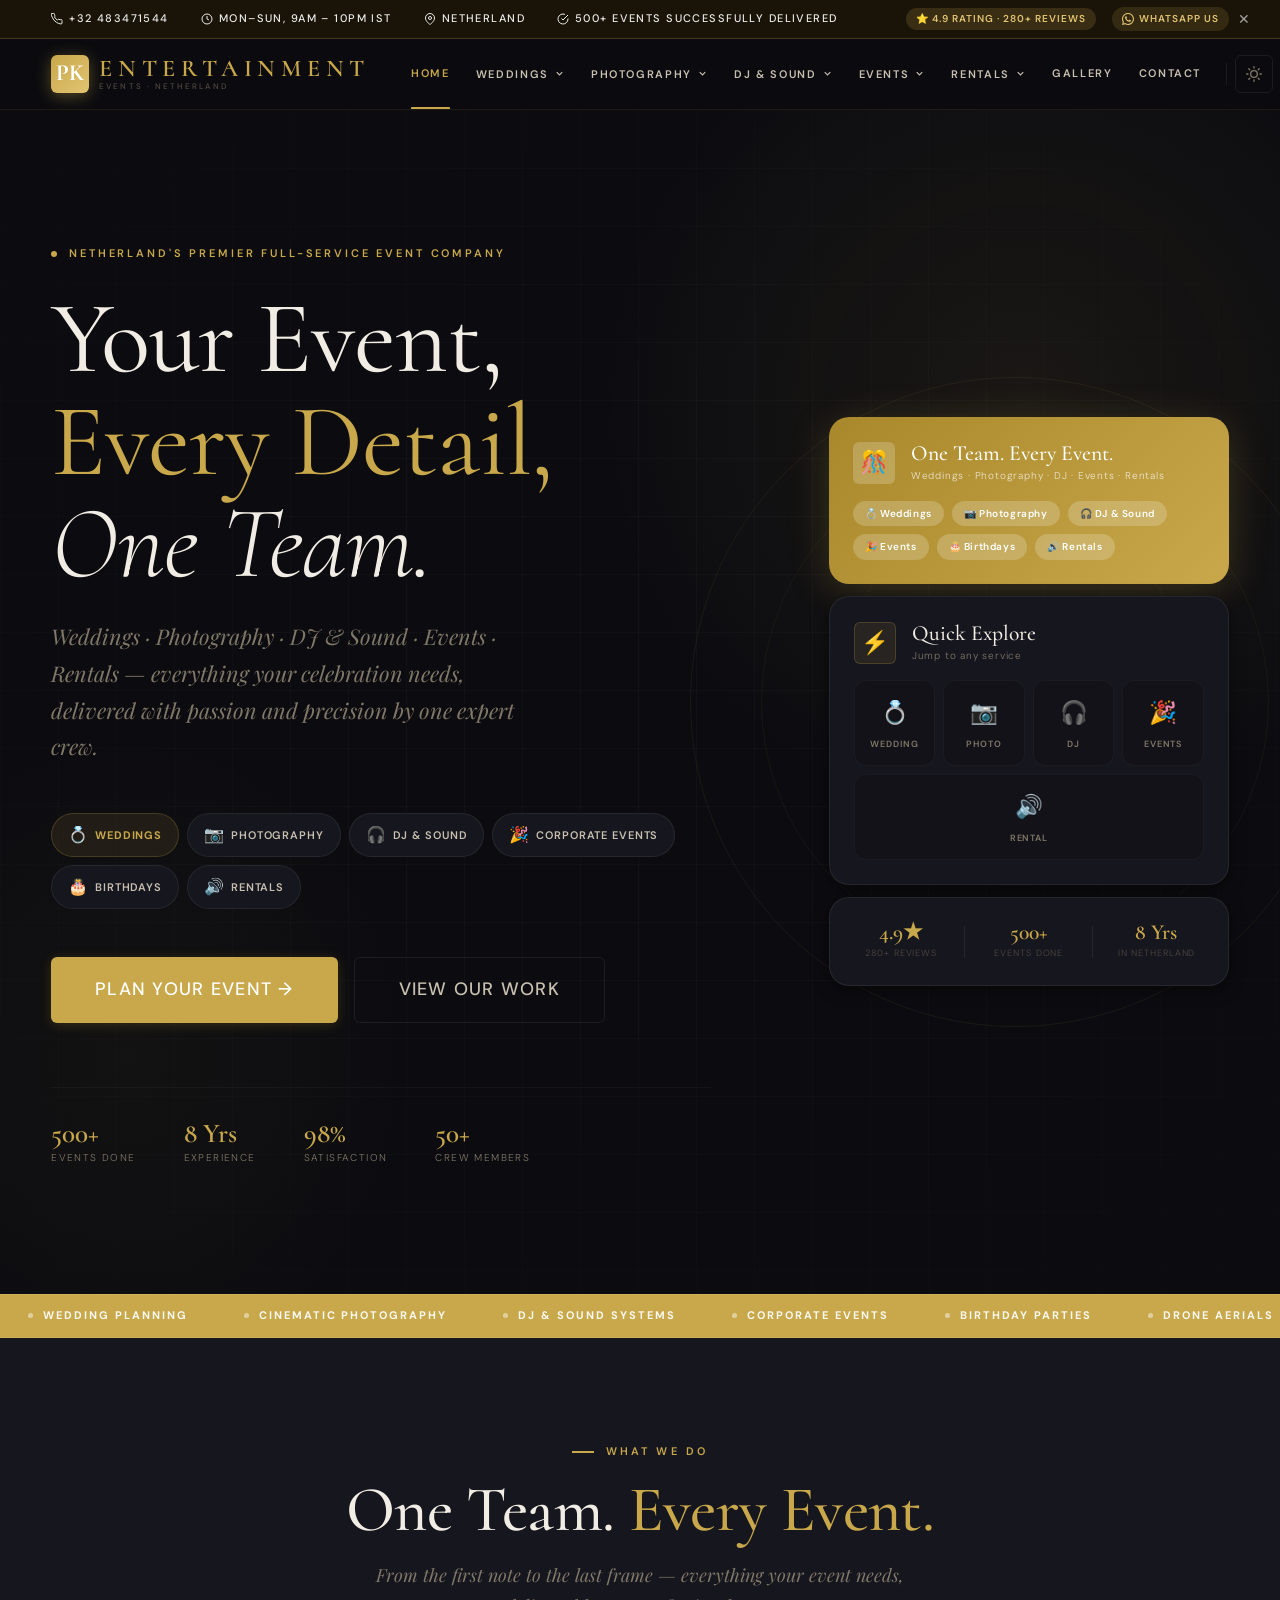
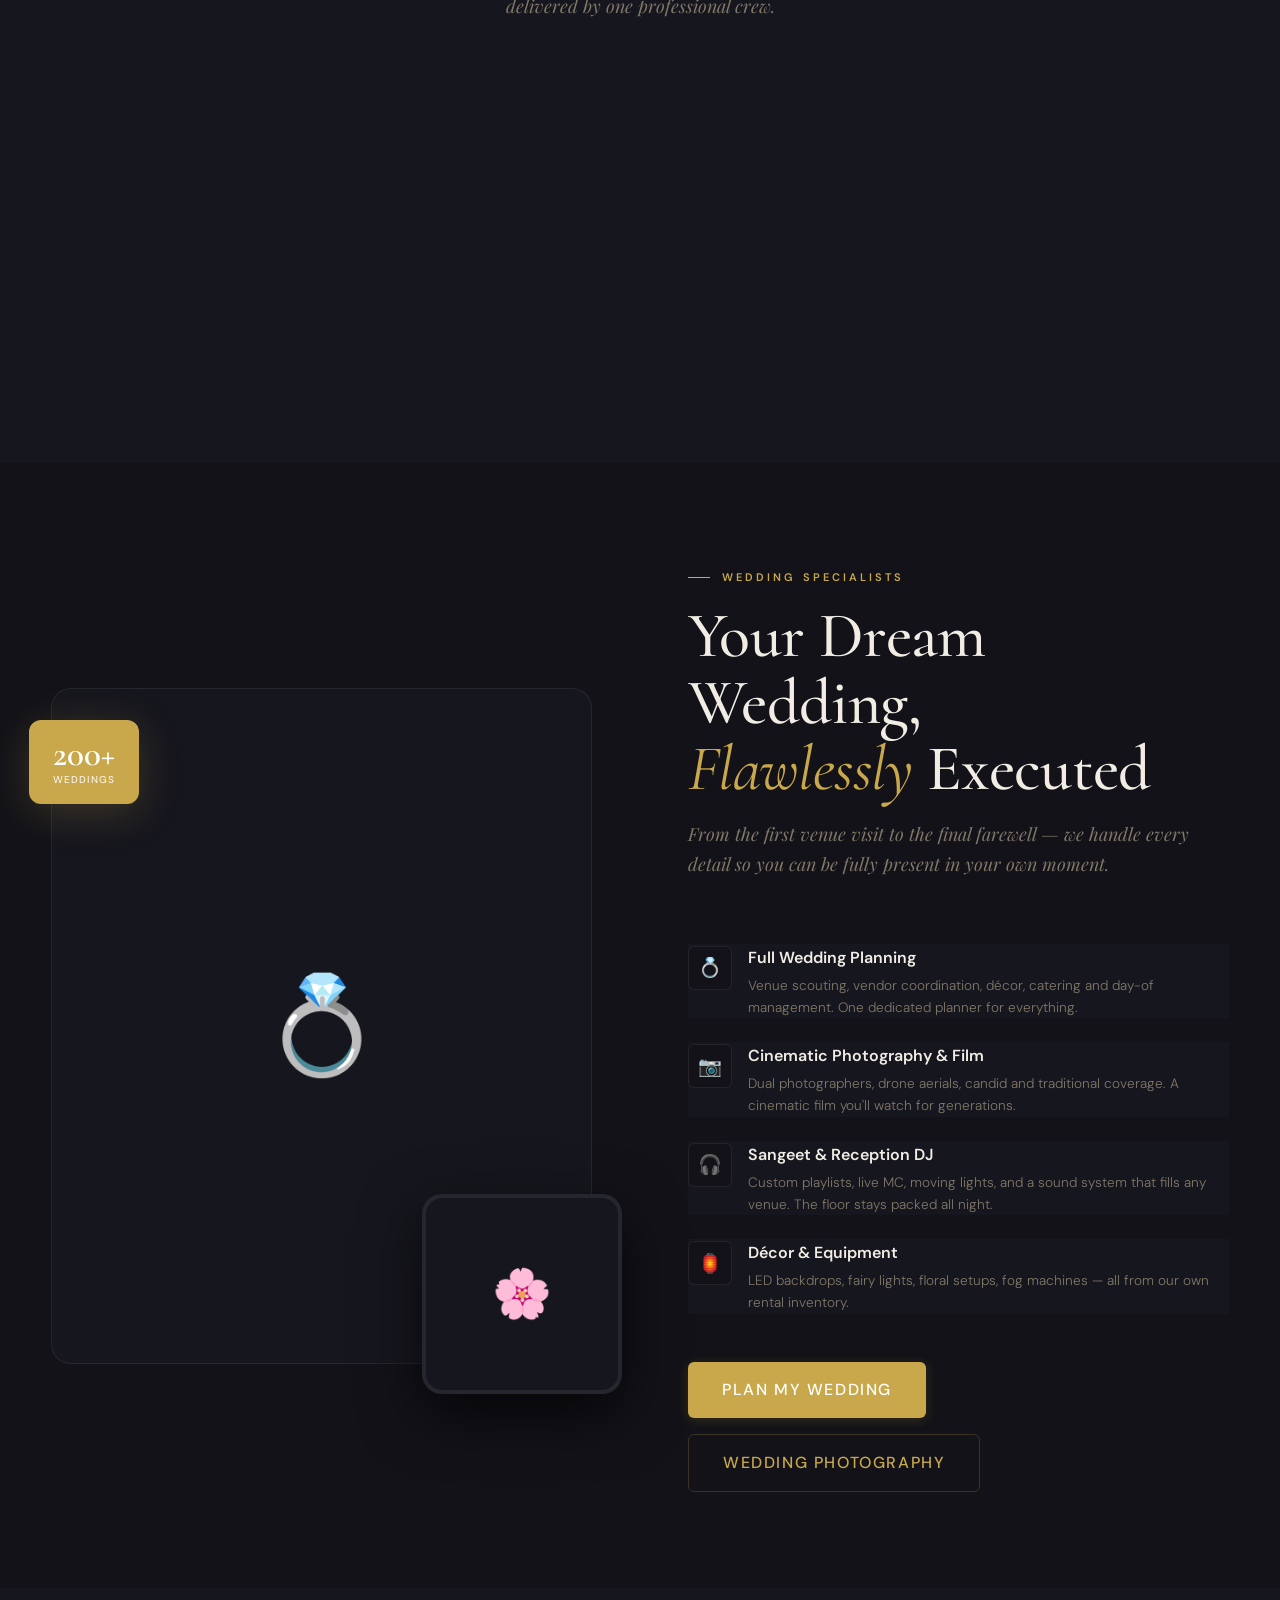
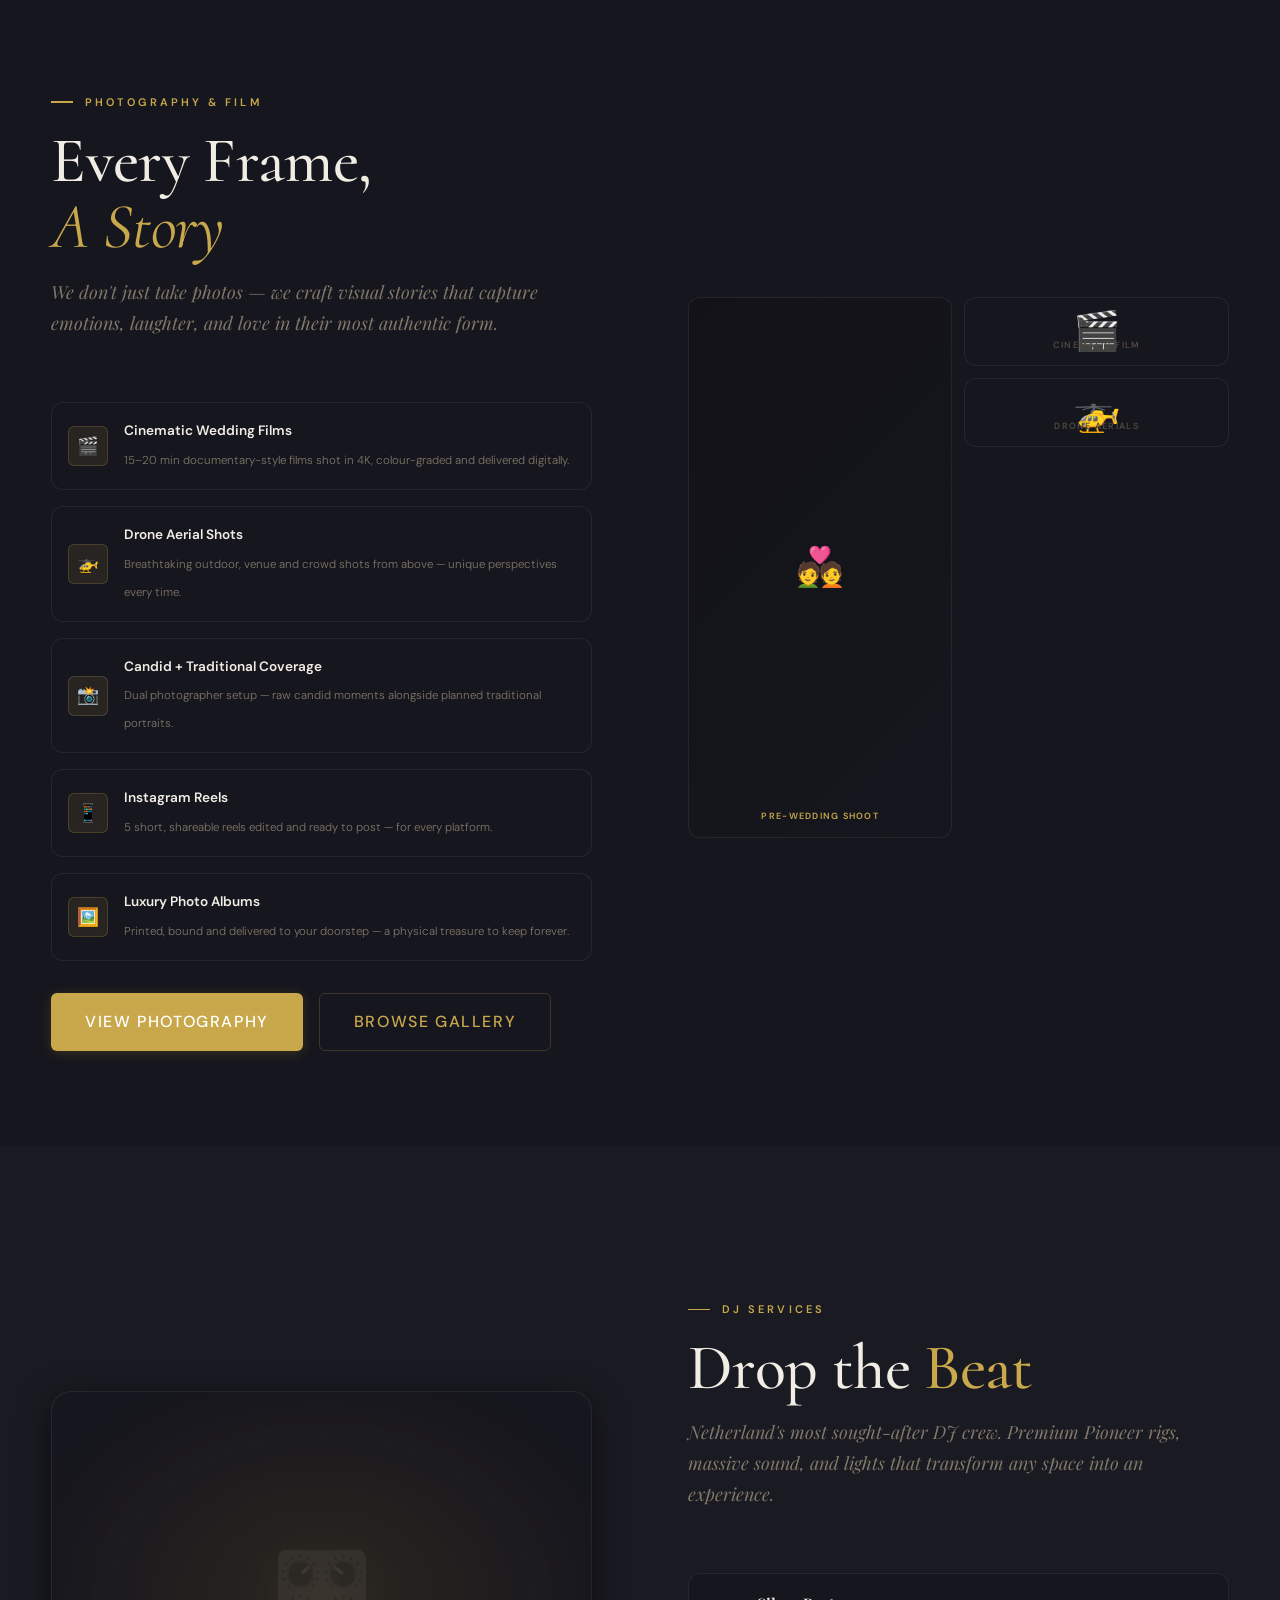
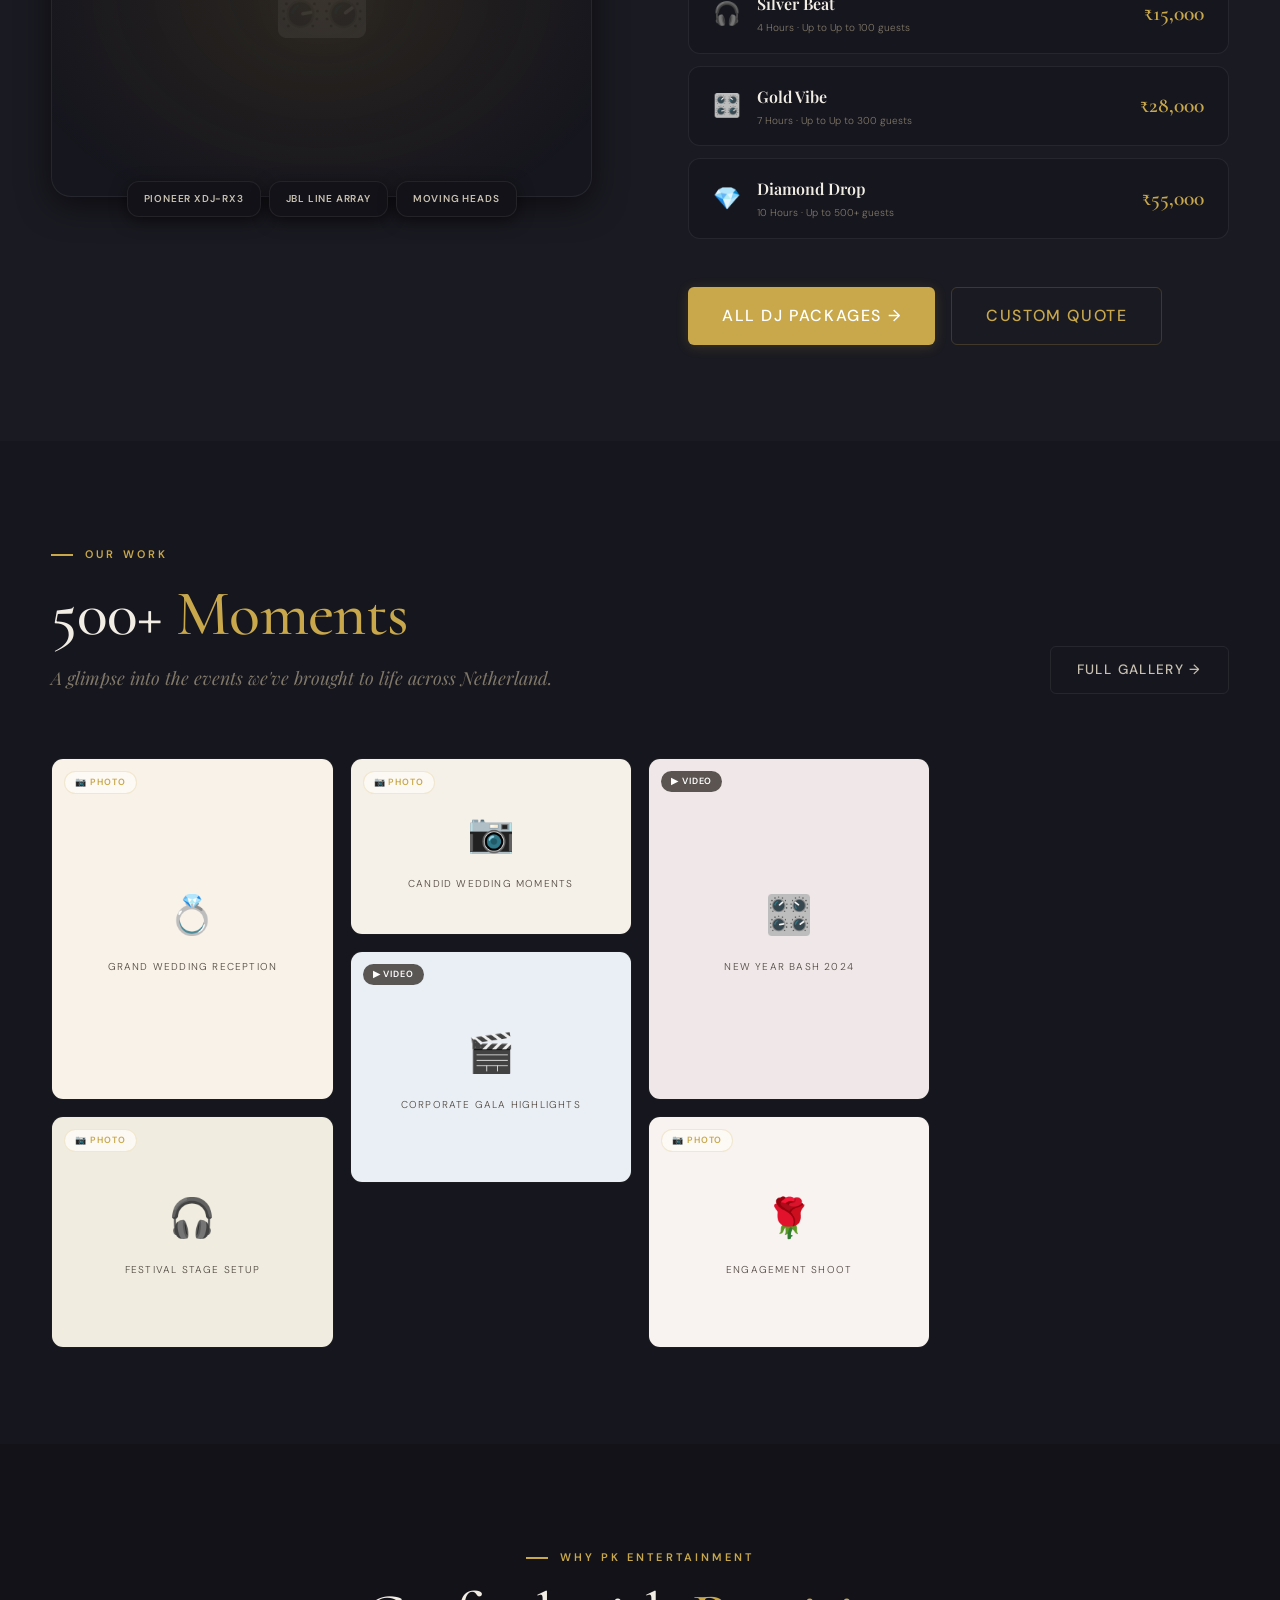
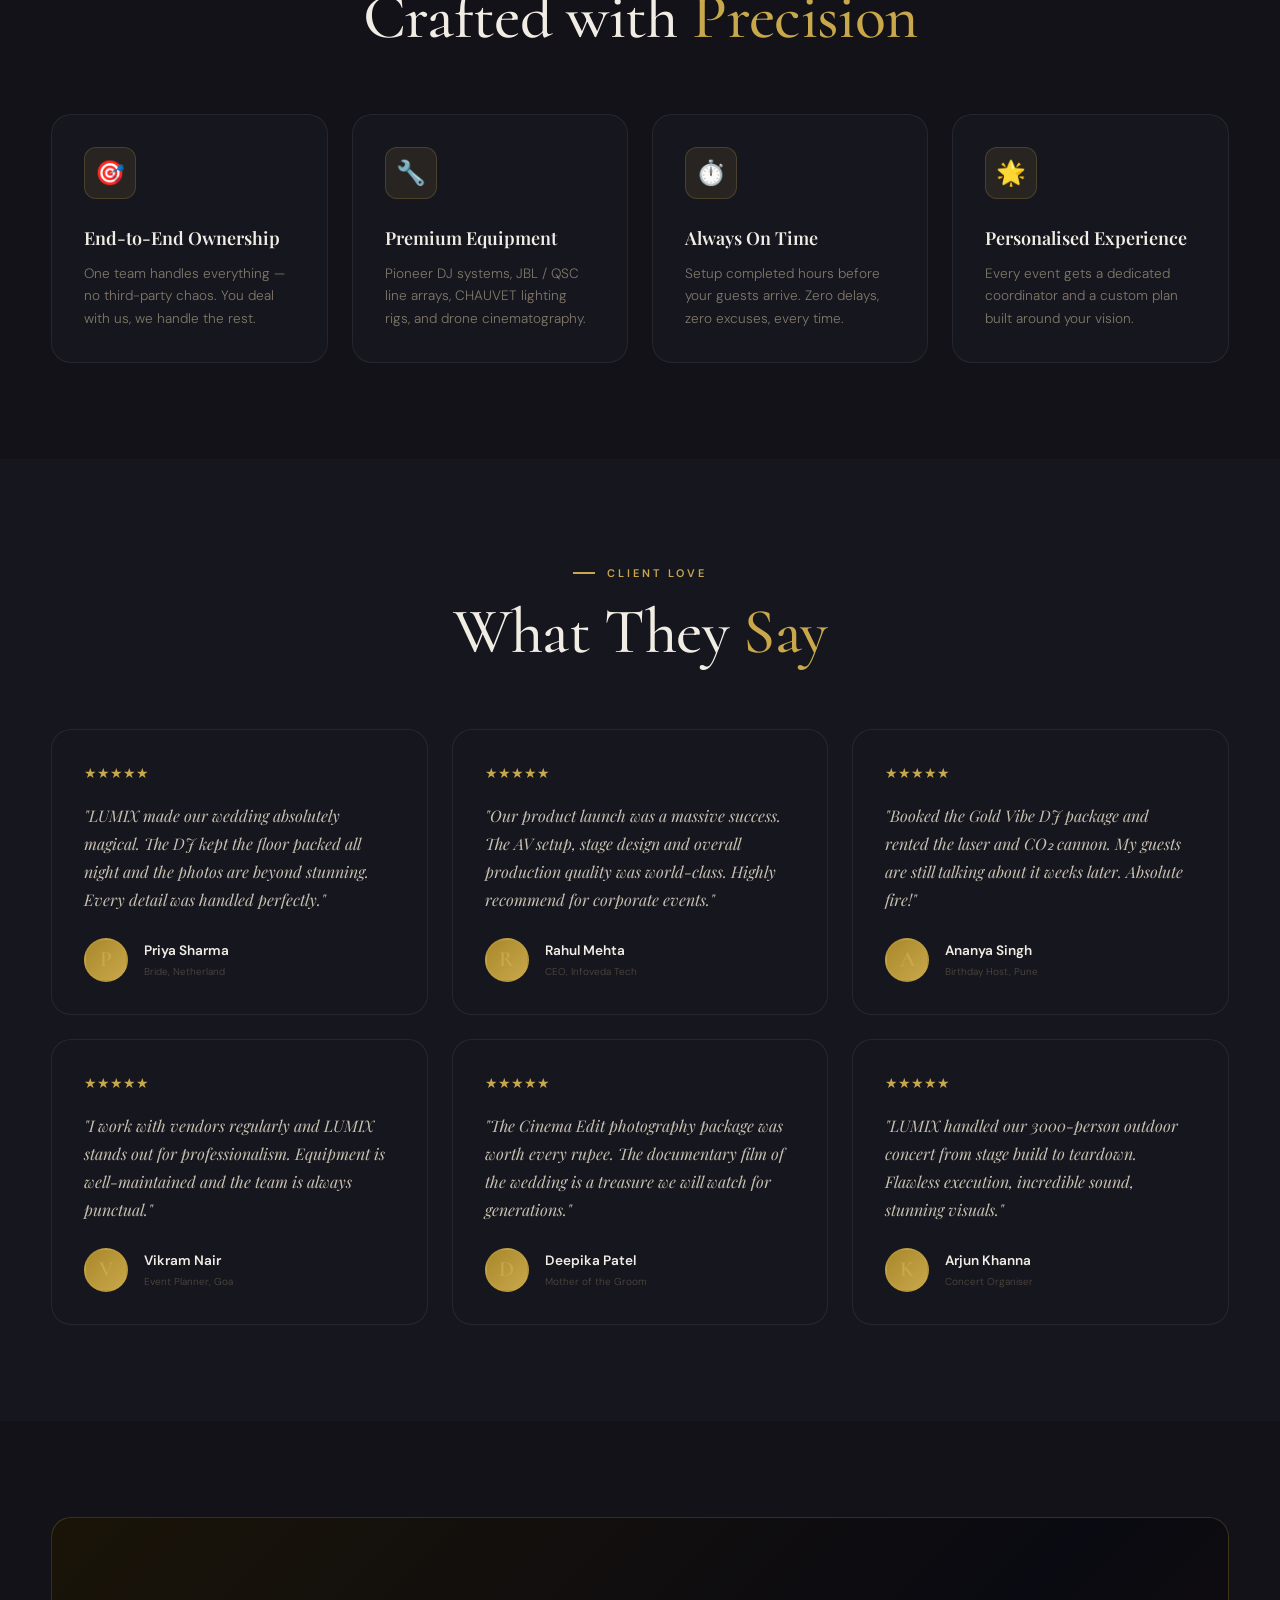
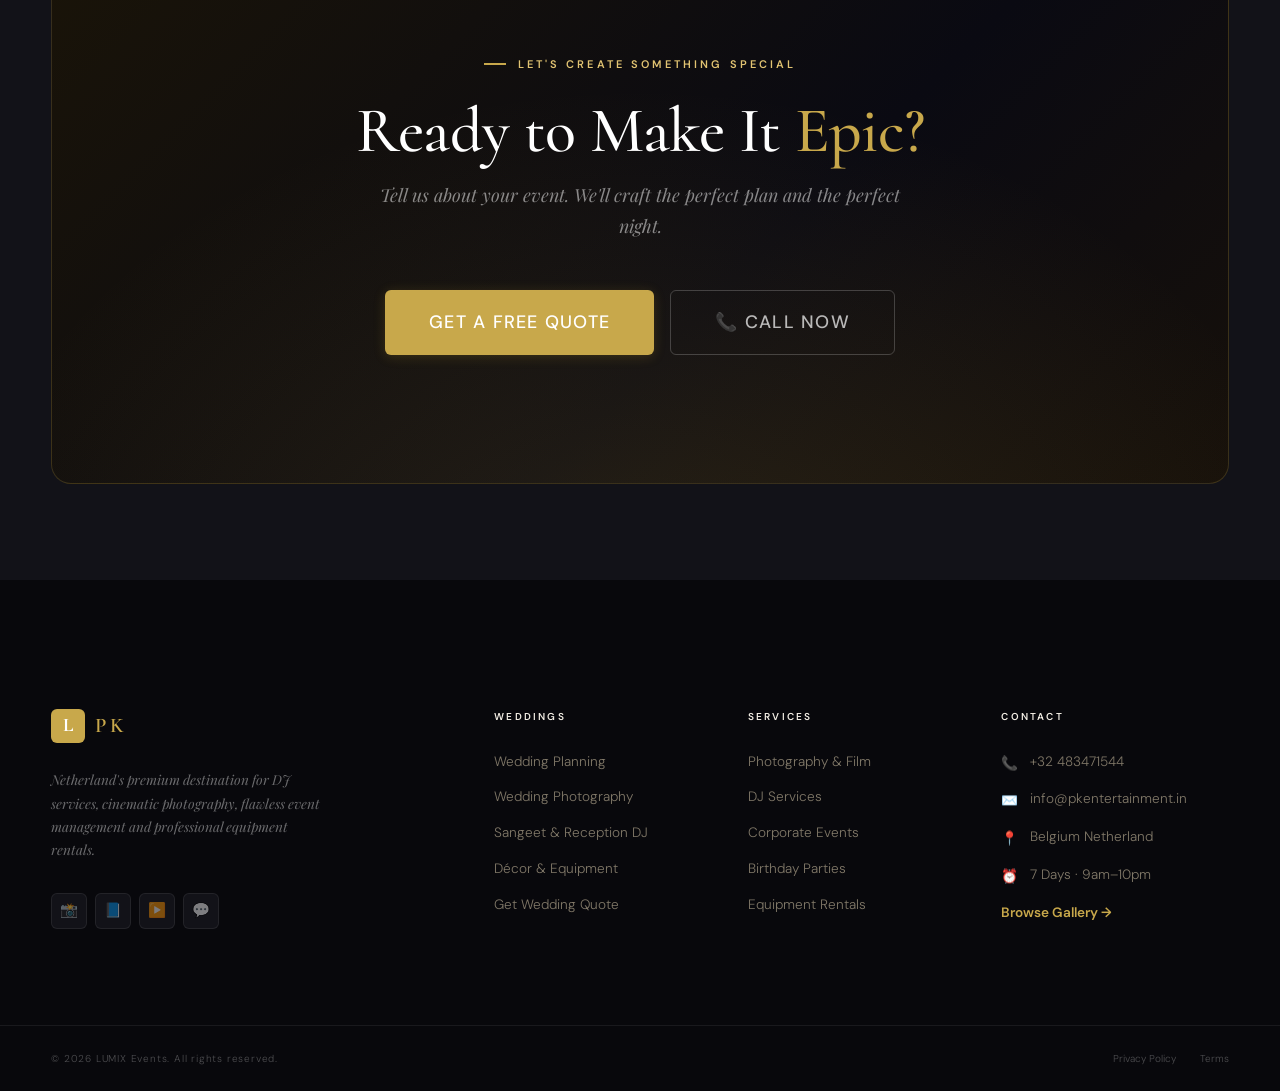
<file: index.html>
<!DOCTYPE html>
<html lang="en" data-theme="dark">
<head>
  <!-- Theme init (runs before paint to prevent flash) -->
  <script>
    (function(){
      var t = localStorage.getItem('lumix-theme') || 'dark';
      document.documentElement.setAttribute('data-theme', t);
    })();
  </script>
  <meta charset="UTF-8">
  <meta name="viewport" content="width=device-width, initial-scale=1.0">
  <title>PK ENTERTAINMENT — DJ · Photography · Weddings · Events · Netherland</title>
  <meta name="description" content="Netherland's premier event company. DJ services, cinematic photography, wedding planning, full event management and professional equipment rentals.">
  <link rel="stylesheet" href="css/variables.css">
  <link rel="stylesheet" href="css/reset.css">
  <link rel="stylesheet" href="css/navbar.css">
  <link rel="stylesheet" href="css/components.css">
  <link rel="stylesheet" href="css/sections.css">
  <link rel="stylesheet" href="css/gallery.css">
</head>
<body data-page="home">

<div id="navbar-placeholder"></div>

<!-- ══════════════════════════════════════════════════
     HERO
══════════════════════════════════════════════════ -->
<section class="hero">
  <div class="hero-bg"></div>
  <div class="hero-grid"></div>
  <div class="hero-deco"></div>
  <div class="hero-wrap">
    <div class="hero-left">

      <div class="hero-eyebrow">
        <span class="hero-dot"></span>
        Netherland's Premier Full-Service Event Company
      </div>

      <h1 class="hero-title">
        <span class="ht-block">Your Event,</span>
        <span class="ht-block ht-gold">Every Detail,</span>
        <span class="ht-block ht-italic">One Team.</span>
      </h1>

      <p class="hero-desc">
        Weddings · Photography · DJ & Sound · Events · Rentals — everything your celebration needs, delivered with passion and precision by one expert crew.
      </p>

      <!-- Service pills — shows all offerings right away -->
      <div class="hero-pills">
        <a href="services/events.html"      class="hero-pill hero-pill-featured"><span>💍</span> Weddings</a>
        <a href="services/photography.html" class="hero-pill"><span>📷</span> Photography</a>
        <a href="services/dj.html"          class="hero-pill"><span>🎧</span> DJ & Sound</a>
        <a href="services/events.html"      class="hero-pill"><span>🎉</span> Corporate Events</a>
        <a href="services/events.html"      class="hero-pill"><span>🎂</span> Birthdays</a>
        <a href="services/rentals.html"     class="hero-pill"><span>🔊</span> Rentals</a>
      </div>

      <div class="hero-actions">
        <a href="contact.html" class="btn btn-gold btn-xl">Plan Your Event →</a>
        <a href="gallery.html" class="btn btn-ghost btn-xl">View Our Work</a>
      </div>

      <div class="hero-trust">
        <div class="hero-trust-item"><div class="hero-trust-num">500+</div><div class="hero-trust-lbl">Events Done</div></div>
        <div class="hero-trust-item"><div class="hero-trust-num">8 Yrs</div><div class="hero-trust-lbl">Experience</div></div>
        <div class="hero-trust-item"><div class="hero-trust-num">98%</div><div class="hero-trust-lbl">Satisfaction</div></div>
        <div class="hero-trust-item"><div class="hero-trust-num">50+</div><div class="hero-trust-lbl">Crew Members</div></div>
      </div>
    </div>

    <!-- Right panel — visible on desktop -->
    <div class="hero-panel">
      <!-- Gold card: All services -->
      <div class="hp-card gold-grad">
        <div class="hp-card-head">
          <div class="hp-icon white">🎊</div>
          <div>
            <div class="hp-title white">One Team. Every Event.</div>
            <div class="hp-sub white">Weddings · Photography · DJ · Events · Rentals</div>
          </div>
        </div>
        <div class="hp-chips">
          <span class="hp-chip white">💍 Weddings</span>
          <span class="hp-chip white">📷 Photography</span>
          <span class="hp-chip white">🎧 DJ & Sound</span>
          <span class="hp-chip white">🎉 Events</span>
          <span class="hp-chip white">🎂 Birthdays</span>
          <span class="hp-chip white">🔊 Rentals</span>
        </div>
      </div>
      <!-- Service quick-links (all 5) -->
      <div class="hp-card">
        <div class="hp-card-head">
          <div class="hp-icon light">⚡</div>
          <div><div class="hp-title">Quick Explore</div><div class="hp-sub dim">Jump to any service</div></div>
        </div>
        <div class="hp-svc-row">
          <a href="services/events.html"      class="hp-svc"><span class="hps-icon">💍</span><span class="hps-lbl">Wedding</span></a>
          <a href="services/photography.html" class="hp-svc"><span class="hps-icon">📷</span><span class="hps-lbl">Photo</span></a>
          <a href="services/dj.html"          class="hp-svc"><span class="hps-icon">🎧</span><span class="hps-lbl">DJ</span></a>
          <a href="services/events.html"      class="hp-svc"><span class="hps-icon">🎉</span><span class="hps-lbl">Events</span></a>
          <a href="services/rentals.html"     class="hp-svc"><span class="hps-icon">🔊</span><span class="hps-lbl">Rental</span></a>
        </div>
      </div>
      <!-- Rating + trust -->
      <div class="hp-card hp-trust-row">
        <div class="hp-trust-block">
          <div class="hp-trust-num">4.9★</div>
          <div class="hp-trust-lbl">280+ Reviews</div>
        </div>
        <div class="hp-trust-sep"></div>
        <div class="hp-trust-block">
          <div class="hp-trust-num">500+</div>
          <div class="hp-trust-lbl">Events Done</div>
        </div>
        <div class="hp-trust-sep"></div>
        <div class="hp-trust-block">
          <div class="hp-trust-num">8 Yrs</div>
          <div class="hp-trust-lbl">In Netherland</div>
        </div>
      </div>
    </div>
  </div>
</section>

<!-- ══════════════════════════════════════════════════
     MARQUEE STRIP — scrolling event types
══════════════════════════════════════════════════ -->
<div class="marquee-strip">
  <div class="marquee-track">
    <div class="marquee-inner">
      <span class="mq-item"><span class="mq-dot"></span>Wedding Planning</span>
      <span class="mq-item"><span class="mq-dot"></span>Cinematic Photography</span>
      <span class="mq-item"><span class="mq-dot"></span>DJ & Sound Systems</span>
      <span class="mq-item"><span class="mq-dot"></span>Corporate Events</span>
      <span class="mq-item"><span class="mq-dot"></span>Birthday Parties</span>
      <span class="mq-item"><span class="mq-dot"></span>Drone Aerials</span>
      <span class="mq-item"><span class="mq-dot"></span>Equipment Rentals</span>
      <span class="mq-item"><span class="mq-dot"></span>Sangeet Nights</span>
      <span class="mq-item"><span class="mq-dot"></span>Concert Production</span>
      <span class="mq-item"><span class="mq-dot"></span>LED Backdrops</span>
      <span class="mq-item"><span class="mq-dot"></span>Pre-Wedding Shoots</span>
      <span class="mq-item"><span class="mq-dot"></span>MC Hosting</span>
      <!-- duplicate for seamless loop -->
      <span class="mq-item"><span class="mq-dot"></span>Wedding Planning</span>
      <span class="mq-item"><span class="mq-dot"></span>Cinematic Photography</span>
      <span class="mq-item"><span class="mq-dot"></span>DJ & Sound Systems</span>
      <span class="mq-item"><span class="mq-dot"></span>Corporate Events</span>
      <span class="mq-item"><span class="mq-dot"></span>Birthday Parties</span>
      <span class="mq-item"><span class="mq-dot"></span>Drone Aerials</span>
      <span class="mq-item"><span class="mq-dot"></span>Equipment Rentals</span>
      <span class="mq-item"><span class="mq-dot"></span>Sangeet Nights</span>
      <span class="mq-item"><span class="mq-dot"></span>Concert Production</span>
      <span class="mq-item"><span class="mq-dot"></span>LED Backdrops</span>
      <span class="mq-item"><span class="mq-dot"></span>Pre-Wedding Shoots</span>
      <span class="mq-item"><span class="mq-dot"></span>MC Hosting</span>
    </div>
  </div>
</div>

<!-- ══════════════════════════════════════════════════
     SERVICES OVERVIEW — all 4 at a glance
══════════════════════════════════════════════════ -->
<section class="section section-white" id="services">
  <div class="container">
    <div class="section-header centered reveal">
      <div class="eyebrow">What We Do</div>
      <h2 class="section-title">One Team. <span class="accent">Every Event.</span></h2>
      <p class="section-sub">From the first note to the last frame — everything your event needs, delivered by one professional crew.</p>
    </div>
    <div id="svc-overview" class="svc-grid"></div>
  </div>
</section>

<!-- ══════════════════════════════════════════════════
     WEDDING SECTION — dedicated, detailed
══════════════════════════════════════════════════ -->
<section class="section section-alt" id="weddings">
  <div class="container">
    <div class="wedding-split">

      <!-- Visual -->
      <div class="wedding-vis reveal">
        <div class="wedding-main-img">💍</div>
        <div class="wedding-float-img">🌸</div>
        <div class="wedding-stat-tag">
          <div class="wst-num">200+</div>
          <div class="wst-lbl">Weddings</div>
        </div>
      </div>

      <!-- Content -->
      <div>
        <div class="section-header reveal">
          <div class="eyebrow">Wedding Specialists</div>
          <h2 class="section-title">Your Dream Wedding,<br><em><span class="accent">Flawlessly</span></em> Executed</h2>
          <p class="section-sub">From the first venue visit to the final farewell — we handle every detail so you can be fully present in your own moment.</p>
        </div>

        <div class="wedding-feats">
          <div class="w-feat reveal rev-1">
            <div class="w-feat-icon">💍</div>
            <div class="w-feat-body">
              <h4>Full Wedding Planning</h4>
              <p>Venue scouting, vendor coordination, décor, catering and day-of management. One dedicated planner for everything.</p>
            </div>
          </div>
          <div class="w-feat reveal rev-2">
            <div class="w-feat-icon">📷</div>
            <div class="w-feat-body">
              <h4>Cinematic Photography & Film</h4>
              <p>Dual photographers, drone aerials, candid and traditional coverage. A cinematic film you'll watch for generations.</p>
            </div>
          </div>
          <div class="w-feat reveal rev-3">
            <div class="w-feat-icon">🎧</div>
            <div class="w-feat-body">
              <h4>Sangeet & Reception DJ</h4>
              <p>Custom playlists, live MC, moving lights, and a sound system that fills any venue. The floor stays packed all night.</p>
            </div>
          </div>
          <div class="w-feat reveal rev-4">
            <div class="w-feat-icon">🏮</div>
            <div class="w-feat-body">
              <h4>Décor & Equipment</h4>
              <p>LED backdrops, fairy lights, floral setups, fog machines — all from our own rental inventory.</p>
            </div>
          </div>
        </div>

        <div style="display:flex;gap:var(--s4);flex-wrap:wrap" class="reveal">
          <a href="services/events.html"      class="btn btn-gold btn-lg">Plan My Wedding</a>
          <a href="services/photography.html" class="btn btn-outline-gold btn-lg">Wedding Photography</a>
        </div>
      </div>
    </div>
  </div>
</section>

<!-- ══════════════════════════════════════════════════
     PHOTOGRAPHY SECTION — dedicated, light theme
══════════════════════════════════════════════════ -->
<section class="section section-white" id="photography">
  <div class="container">
    <div class="photo-split">

      <!-- Content first on this side -->
      <div>
        <div class="section-header reveal">
          <div class="eyebrow">Photography & Film</div>
          <h2 class="section-title">Every Frame,<br><em><span class="accent">A Story</span></em></h2>
          <p class="section-sub">We don't just take photos — we craft visual stories that capture emotions, laughter, and love in their most authentic form.</p>
        </div>

        <div class="photo-feats">
          <div class="p-feat reveal rev-1">
            <div class="p-feat-icon">🎬</div>
            <div class="p-feat-body">
              <strong>Cinematic Wedding Films</strong>
              <span>15–20 min documentary-style films shot in 4K, colour-graded and delivered digitally.</span>
            </div>
          </div>
          <div class="p-feat reveal rev-2">
            <div class="p-feat-icon">🚁</div>
            <div class="p-feat-body">
              <strong>Drone Aerial Shots</strong>
              <span>Breathtaking outdoor, venue and crowd shots from above — unique perspectives every time.</span>
            </div>
          </div>
          <div class="p-feat reveal rev-3">
            <div class="p-feat-icon">📸</div>
            <div class="p-feat-body">
              <strong>Candid + Traditional Coverage</strong>
              <span>Dual photographer setup — raw candid moments alongside planned traditional portraits.</span>
            </div>
          </div>
          <div class="p-feat reveal rev-4">
            <div class="p-feat-icon">📱</div>
            <div class="p-feat-body">
              <strong>Instagram Reels</strong>
              <span>5 short, shareable reels edited and ready to post — for every platform.</span>
            </div>
          </div>
          <div class="p-feat reveal rev-5">
            <div class="p-feat-icon">🖼️</div>
            <div class="p-feat-body">
              <strong>Luxury Photo Albums</strong>
              <span>Printed, bound and delivered to your doorstep — a physical treasure to keep forever.</span>
            </div>
          </div>
        </div>

        <div style="display:flex;gap:var(--s4);flex-wrap:wrap;margin-top:var(--s6)" class="reveal">
          <a href="services/photography.html" class="btn btn-gold btn-lg">View Photography</a>
          <a href="gallery.html"              class="btn btn-outline-gold btn-lg">Browse Gallery</a>
        </div>
      </div>

      <!-- Visual grid — light-themed placeholder cells -->
      <div class="photo-vis-grid reveal">
        <div class="photo-cell tall featured">
          <span>💑</span>
          <div class="photo-cell-lbl">Pre-Wedding Shoot</div>
        </div>
        <div style="display:flex;flex-direction:column;gap:var(--s3)">
          <div class="photo-cell">
            <span>🎬</span>
            <div class="photo-cell-lbl">Cinematic Film</div>
          </div>
          <div class="photo-cell">
            <span>🚁</span>
            <div class="photo-cell-lbl">Drone Aerials</div>
          </div>
        </div>
      </div>

    </div>
  </div>
</section>

<!-- ══════════════════════════════════════════════════
     DJ SECTION
══════════════════════════════════════════════════ -->
<section class="section dj-section" id="dj">
  <div class="container">
    <div class="dj-split">

      <!-- Visual -->
      <div class="dj-vis reveal">
        <div class="dj-screen">
          <div class="dj-screen-glow">🎛️</div>
        </div>
        <div class="dj-pills">
          <div class="dj-pill">Pioneer XDJ-RX3</div>
          <div class="dj-pill">JBL Line Array</div>
          <div class="dj-pill">Moving Heads</div>
        </div>
      </div>

      <!-- Content -->
      <div style="padding-top:var(--s7)">
        <div class="section-header reveal">
          <div class="eyebrow">DJ Services</div>
          <h2 class="section-title">Drop the <span class="accent">Beat</span></h2>
          <p class="section-sub">Netherland's most sought-after DJ crew. Premium Pioneer rigs, massive sound, and lights that transform any space into an experience.</p>
        </div>

        <div class="dj-pkg-rows" id="home-dj-rows"></div>

        <div style="display:flex;gap:var(--s4);flex-wrap:wrap;margin-top:var(--s7)" class="reveal">
          <a href="services/dj.html" class="btn btn-gold btn-lg">All DJ Packages →</a>
          <a href="contact.html"     class="btn btn-outline-gold btn-lg">Custom Quote</a>
        </div>
      </div>
    </div>
  </div>
</section>

<!-- ══════════════════════════════════════════════════
     GALLERY PREVIEW
══════════════════════════════════════════════════ -->
<section class="section section-white" id="gallery">
  <div class="container">
    <div class="section-header reveal" style="display:flex;align-items:flex-end;justify-content:space-between;flex-wrap:wrap;gap:var(--s4)">
      <div>
        <div class="eyebrow">Our Work</div>
        <h2 class="section-title">500+ <span class="accent">Moments</span></h2>
        <p class="section-sub">A glimpse into the events we've brought to life across Netherland.</p>
      </div>
      <a href="gallery.html" class="btn btn-ghost">Full Gallery →</a>
    </div>
    <div id="home-gallery-preview"></div>
  </div>
</section>

<!-- ══════════════════════════════════════════════════
     WHY CHOOSE US
══════════════════════════════════════════════════ -->
<section class="section section-alt">
  <div class="container">
    <div class="section-header centered reveal">
      <div class="eyebrow">Why PK ENTERTAINMENT</div>
      <h2 class="section-title">Crafted with <span class="accent">Precision</span></h2>
    </div>
    <div class="why-grid">
      <div class="why-card reveal rev-1">
        <div class="why-icon">🎯</div>
        <div class="why-title">End-to-End Ownership</div>
        <p class="why-desc">One team handles everything — no third-party chaos. You deal with us, we handle the rest.</p>
      </div>
      <div class="why-card reveal rev-2">
        <div class="why-icon">🔧</div>
        <div class="why-title">Premium Equipment</div>
        <p class="why-desc">Pioneer DJ systems, JBL / QSC line arrays, CHAUVET lighting rigs, and drone cinematography.</p>
      </div>
      <div class="why-card reveal rev-3">
        <div class="why-icon">⏱️</div>
        <div class="why-title">Always On Time</div>
        <p class="why-desc">Setup completed hours before your guests arrive. Zero delays, zero excuses, every time.</p>
      </div>
      <div class="why-card reveal rev-4">
        <div class="why-icon">🌟</div>
        <div class="why-title">Personalised Experience</div>
        <p class="why-desc">Every event gets a dedicated coordinator and a custom plan built around your vision.</p>
      </div>
    </div>
  </div>
</section>

<!-- ══════════════════════════════════════════════════
     TESTIMONIALS
══════════════════════════════════════════════════ -->
<section class="section section-white">
  <div class="container">
    <div class="section-header centered reveal">
      <div class="eyebrow">Client Love</div>
      <h2 class="section-title">What They <span class="accent">Say</span></h2>
    </div>
    <div class="testi-grid" id="home-testimonials"></div>
  </div>
</section>

<!-- ══════════════════════════════════════════════════
     CTA
══════════════════════════════════════════════════ -->
<section class="section section-alt">
  <div class="container">
    <div class="cta-banner reveal">
      <div class="cta-inner">
        <div class="eyebrow" style="color:var(--gold-light);justify-content:center">Let's Create Something Special</div>
        <h2 class="section-title" style="color:#fff;text-align:center;margin-top:var(--s2)">Ready to Make It <span class="accent">Epic?</span></h2>
        <p class="section-sub" style="color:rgba(255,255,255,.5);text-align:center;margin-inline:auto">Tell us about your event. We'll craft the perfect plan and the perfect night.</p>
        <div class="cta-actions">
          <a href="contact.html"       class="btn btn-gold btn-xl">Get a Free Quote</a>
          <a href="tel:+32 483471544"  class="btn btn-ghost btn-xl" style="color:rgba(255,255,255,.7);border-color:rgba(255,255,255,.2)">📞 Call Now</a>
        </div>
      </div>
    </div>
  </div>
</section>

<div id="footer-placeholder"></div>

<script src="js/data/data.js"></script>
<script src="js/components/Components.js"></script>
<script src="js/main.js"></script>
<script src="js/pages.js"></script>
</body>
</html>
</file>
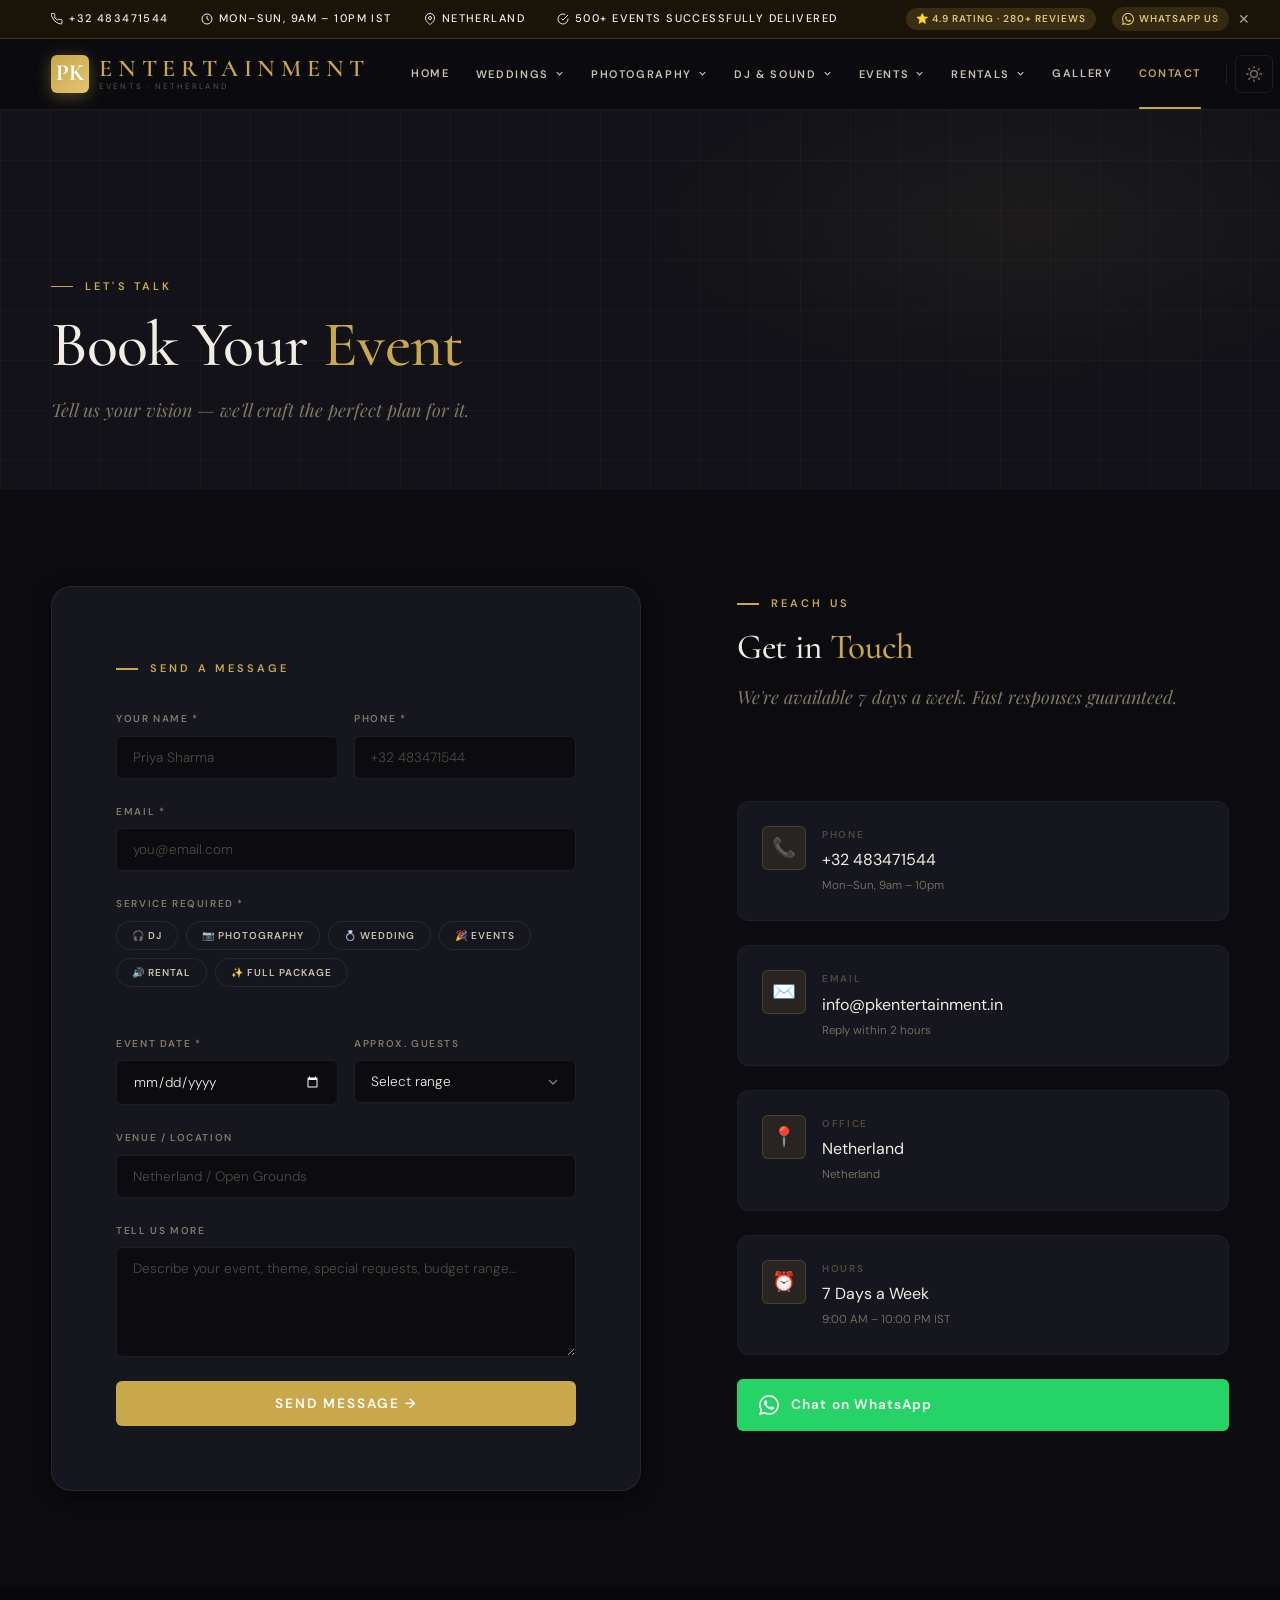
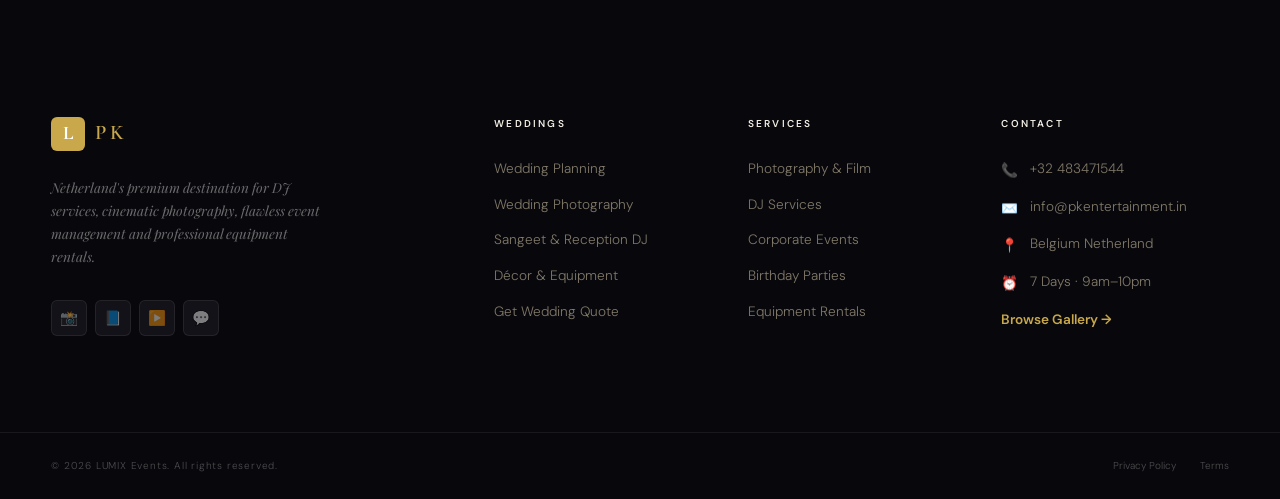
<file: contact.html>
<!DOCTYPE html>
<html lang="en" data-theme="dark">
<head>
  <!-- Theme init (runs before paint to prevent flash) -->
  <script>
    (function(){
      var t = localStorage.getItem('lumix-theme') || 'dark';
      document.documentElement.setAttribute('data-theme', t);
    })();
  </script>
  <meta charset="UTF-8"><meta name="viewport" content="width=device-width, initial-scale=1.0">
  <title>Contact & Book — PK ENTERTAINMENT Events Netherland</title>
  <link rel="stylesheet" href="css/variables.css"><link rel="stylesheet" href="css/reset.css">
  <link rel="stylesheet" href="css/navbar.css"><link rel="stylesheet" href="css/components.css">
  <link rel="stylesheet" href="css/sections.css"><link rel="stylesheet" href="css/gallery.css">
  <style>
    .contact-layout{display:grid;grid-template-columns:1.2fr 1fr;gap:var(--s9);align-items:start}
    .contact-card{background:var(--surface);border:1px solid var(--border-2);border-radius:var(--r-xl);padding:var(--s8);box-shadow:var(--shadow-sm)}
    .fg{display:flex;flex-direction:column;gap:var(--s2);margin-bottom:var(--s5)}
    .fg label{font-size:10px;font-weight:600;letter-spacing:.16em;text-transform:uppercase;color:var(--text-3)}
    .fg input,.fg textarea,.fg select{width:100%;padding:12px 16px;background:var(--bg);border:1px solid var(--border-2);border-radius:var(--r);color:var(--text);font-size:var(--text-sm);font-family:var(--font-body);font-weight:300;outline:none;transition:border-color var(--fast)}
    .fg input:focus,.fg textarea:focus,.fg select:focus{border-color:var(--gold);background:var(--surface)}
    .fg textarea{resize:vertical;min-height:110px}
    .fg select{appearance:none;background-image:url("data:image/svg+xml,%3Csvg viewBox='0 0 24 24' fill='none' stroke='%238a7a60' stroke-width='2' xmlns='http://www.w3.org/2000/svg'%3E%3Cpath d='M6 9l6 6 6-6'/%3E%3C/svg%3E");background-repeat:no-repeat;background-position:right 14px center;background-size:16px;padding-right:40px;cursor:pointer}
    .fr{display:grid;grid-template-columns:1fr 1fr;gap:var(--s4)}
    .svc-sel{display:flex;flex-wrap:wrap;gap:var(--s2);margin-bottom:var(--s5)}
    .svc-btn{padding:7px 15px;border-radius:var(--r-full);border:1px solid var(--border-2);background:var(--bg);color:var(--text-3);font-size:10px;font-weight:600;letter-spacing:.1em;text-transform:uppercase;cursor:pointer;transition:all var(--fast)}
    .svc-btn:hover,.svc-btn.active{background:var(--gold-pale);border-color:var(--gold-border);color:var(--gold)}
    .form-submit{width:100%;padding:14px;background:var(--gold);color:#fff;font-family:var(--font-body);font-size:var(--text-sm);font-weight:600;letter-spacing:.14em;text-transform:uppercase;border-radius:var(--r);border:none;cursor:pointer;transition:background var(--fast),transform var(--fast)}
    .form-submit:hover{background:var(--gold-light);transform:translateY(-2px)}
    .form-success{display:none;flex-direction:column;align-items:center;text-align:center;padding:var(--s9) 0;gap:var(--s4)}
    .form-success-icon{font-size:3.5rem;animation:popIn .5s var(--ease-spring)}
    @keyframes popIn{from{transform:scale(0)}to{transform:scale(1)}}
    .form-success h3{font-family:var(--font-display);font-size:var(--text-3xl);color:var(--gold)}
    .info-stack{display:flex;flex-direction:column;gap:var(--s5)}
    .info-card{display:flex;gap:var(--s4);align-items:flex-start;background:var(--surface);border:1px solid var(--border-3);border-radius:var(--r-lg);padding:var(--s5);transition:border-color var(--mid)}
    .info-card:hover{border-color:var(--gold-border)}
    .info-icon{width:44px;height:44px;border-radius:var(--r);background:var(--gold-pale);border:1px solid var(--gold-border);display:flex;align-items:center;justify-content:center;font-size:1.2rem;flex-shrink:0}
    .info-label{font-size:10px;letter-spacing:.16em;text-transform:uppercase;color:var(--text-4);font-weight:600;margin-bottom:3px}
    .info-value{font-size:var(--text-base);color:var(--text);font-weight:400}
    .info-sub{font-size:var(--text-xs);color:var(--text-3);margin-top:2px}
    .wa-btn{display:flex;align-items:center;gap:var(--s3);padding:14px 22px;background:#25D366;color:#fff;border-radius:var(--r);font-size:var(--text-sm);font-weight:600;letter-spacing:.08em;transition:opacity var(--fast),transform var(--fast);text-decoration:none}
    .wa-btn:hover{opacity:.9;transform:translateY(-2px)}
    @media(max-width:900px){.contact-layout{grid-template-columns:1fr}.fr{grid-template-columns:1fr}}
  </style>
</head>
<body data-page="contact">
<div id="navbar-placeholder"></div>
<section class="page-hero"><div class="ph-bg"></div><div class="ph-grid"></div>
  <div class="ph-content">
    <div class="eyebrow">Let's Talk</div>
    <h1 class="section-title">Book Your <span class="accent">Event</span></h1>
    <p class="section-sub">Tell us your vision — we'll craft the perfect plan for it.</p>
  </div>
</section>
<section class="section">
  <div class="container">
    <div class="contact-layout">
      <div class="contact-card reveal">
        <div class="eyebrow" style="margin-bottom:var(--s6)">Send a Message</div>
        <div id="form-success" class="form-success">
          <div class="form-success-icon">✅</div>
          <h3>Message Sent!</h3>
          <p style="color:var(--text-3)">We'll get back to you within 2 hours. Looking forward to making your event epic!</p>
          <a href="index.html" class="btn btn-outline-gold" style="margin-top:var(--s4)">← Back to Home</a>
        </div>
        <form id="contact-form">
          <div class="fr">
            <div class="fg"><label for="fn">Your Name *</label><input type="text" id="fn" placeholder="Priya Sharma" required></div>
            <div class="fg"><label for="fp">Phone *</label><input type="tel" id="fp" placeholder="+32 483471544" required></div>
          </div>
          <div class="fg"><label for="fe">Email *</label><input type="email" id="fe" placeholder="you@email.com" required></div>
          <div class="fg">
            <label>Service Required *</label>
            <input type="hidden" id="svc-input">
            <div class="svc-sel">
              <button type="button" class="svc-btn" data-svc="DJ Services">🎧 DJ</button>
              <button type="button" class="svc-btn" data-svc="Photography">📷 Photography</button>
              <button type="button" class="svc-btn" data-svc="Wedding">💍 Wedding</button>
              <button type="button" class="svc-btn" data-svc="Event Handling">🎉 Events</button>
              <button type="button" class="svc-btn" data-svc="Equipment Rental">🔊 Rental</button>
              <button type="button" class="svc-btn" data-svc="Full Package">✨ Full Package</button>
            </div>
          </div>
          <div class="fr">
            <div class="fg"><label for="fd">Event Date *</label><input type="date" id="fd" required></div>
            <div class="fg"><label for="fg2">Approx. Guests</label>
              <select id="fg2"><option value="">Select range</option><option>Under 50</option><option>50–150</option><option>150–300</option><option>300–500</option><option>500–1000</option><option>1000+</option></select>
            </div>
          </div>
          <div class="fg"><label for="fv">Venue / Location</label><input type="text" id="fv" placeholder="Netherland / Open Grounds"></div>
          <div class="fg"><label for="fm">Tell Us More</label><textarea id="fm" placeholder="Describe your event, theme, special requests, budget range…"></textarea></div>
          <button type="submit" class="form-submit">Send Message →</button>
        </form>
      </div>
      <div class="info-stack">
        <div class="section-header reveal">
          <div class="eyebrow">Reach Us</div>
          <h2 class="section-title" style="font-size:var(--text-3xl)">Get in <span class="accent">Touch</span></h2>
          <p class="section-sub">We're available 7 days a week. Fast responses guaranteed.</p>
        </div>
        <div class="info-card reveal rev-1"><div class="info-icon">📞</div><div><div class="info-label">Phone</div><div class="info-value">+32 483471544</div><div class="info-sub">Mon–Sun, 9am – 10pm</div></div></div>
        <div class="info-card reveal rev-2"><div class="info-icon">✉️</div><div><div class="info-label">Email</div><div class="info-value">info@pkentertainment.in</div><div class="info-sub">Reply within 2 hours</div></div></div>
        <div class="info-card reveal rev-3"><div class="info-icon">📍</div><div><div class="info-label">Office</div><div class="info-value">Netherland</div><div class="info-sub">Netherland</div></div></div>
        <div class="info-card reveal rev-4"><div class="info-icon">⏰</div><div><div class="info-label">Hours</div><div class="info-value">7 Days a Week</div><div class="info-sub">9:00 AM – 10:00 PM IST</div></div></div>
        <a href="https://wa.me/32483471544" class="wa-btn reveal rev-5" target="_blank">
          <svg viewBox="0 0 24 24" fill="currentColor" width="20" height="20"><path d="M17.472 14.382c-.297-.149-1.758-.867-2.03-.967-.273-.099-.471-.148-.67.15-.197.297-.767.966-.94 1.164-.173.199-.347.223-.644.075-.297-.15-1.255-.463-2.39-1.475-.883-.788-1.48-1.761-1.653-2.059-.173-.297-.018-.458.13-.606.134-.133.298-.347.446-.52.149-.174.198-.298.298-.497.099-.198.05-.371-.025-.52-.075-.149-.669-1.612-.916-2.207-.242-.579-.487-.5-.669-.51-.173-.008-.371-.01-.57-.01-.198 0-.52.074-.792.372-.272.297-1.04 1.016-1.04 2.479 0 1.462 1.065 2.875 1.213 3.074.149.198 2.096 3.2 5.077 4.487.709.306 1.262.489 1.694.625.712.227 1.36.195 1.871.118.571-.085 1.758-.719 2.006-1.413.248-.694.248-1.289.173-1.413-.074-.124-.272-.198-.57-.347m-5.421 7.403h-.004a9.87 9.87 0 01-5.031-1.378l-.361-.214-3.741.982.998-3.648-.235-.374a9.86 9.86 0 01-1.51-5.26c.001-5.45 4.436-9.884 9.888-9.884 2.64 0 5.122 1.03 6.988 2.898a9.825 9.825 0 012.893 6.994c-.003 5.45-4.437 9.884-9.885 9.884m8.413-18.297A11.815 11.815 0 0012.05 0C5.495 0 .16 5.335.157 11.892c0 2.096.547 4.142 1.588 5.945L.057 24l6.305-1.654a11.882 11.882 0 005.683 1.448h.005c6.554 0 11.89-5.335 11.893-11.893a11.821 11.821 0 00-3.48-8.413z"/></svg>
          Chat on WhatsApp
        </a>
      </div>
    </div>
  </div>
</section>
<div id="footer-placeholder"></div>
<script src="js/data/data.js"></script><script src="js/components/Components.js"></script>
<script src="js/main.js"></script><script src="js/pages.js"></script>
</body></html>
</file>
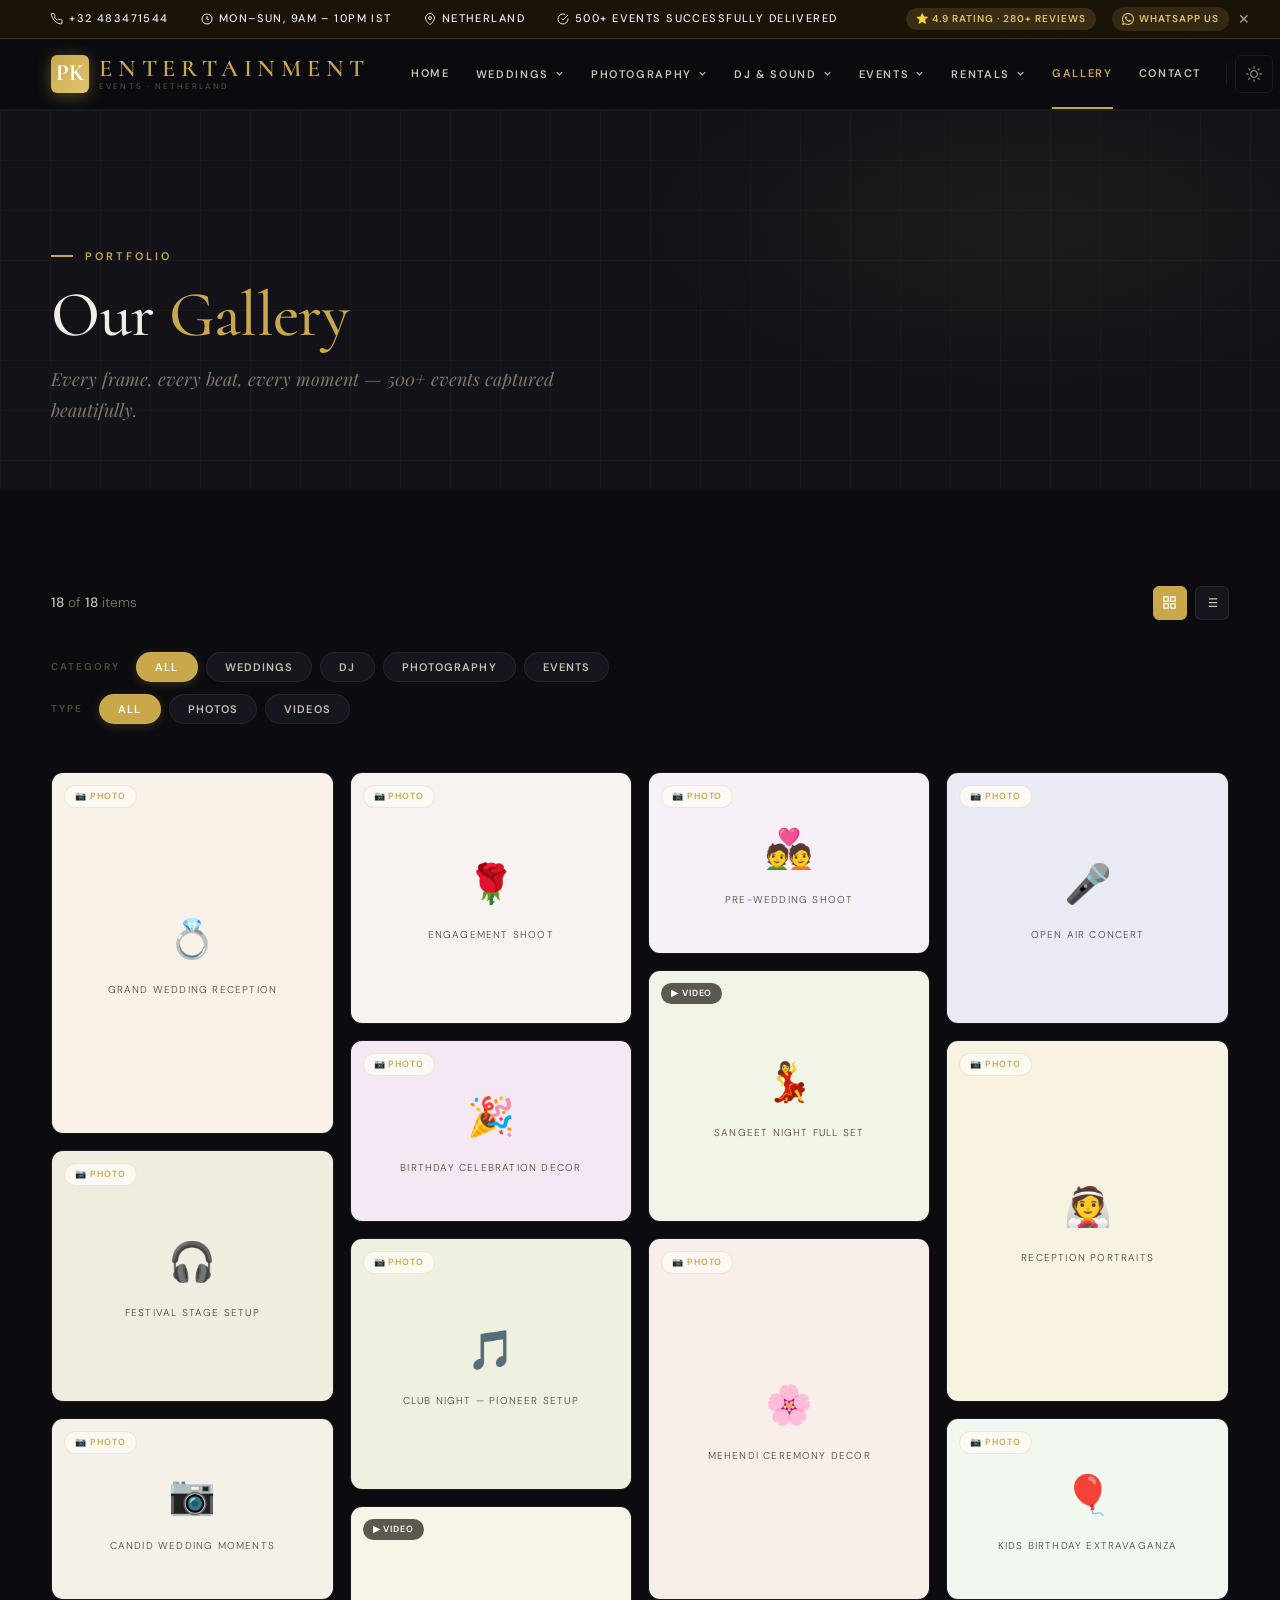
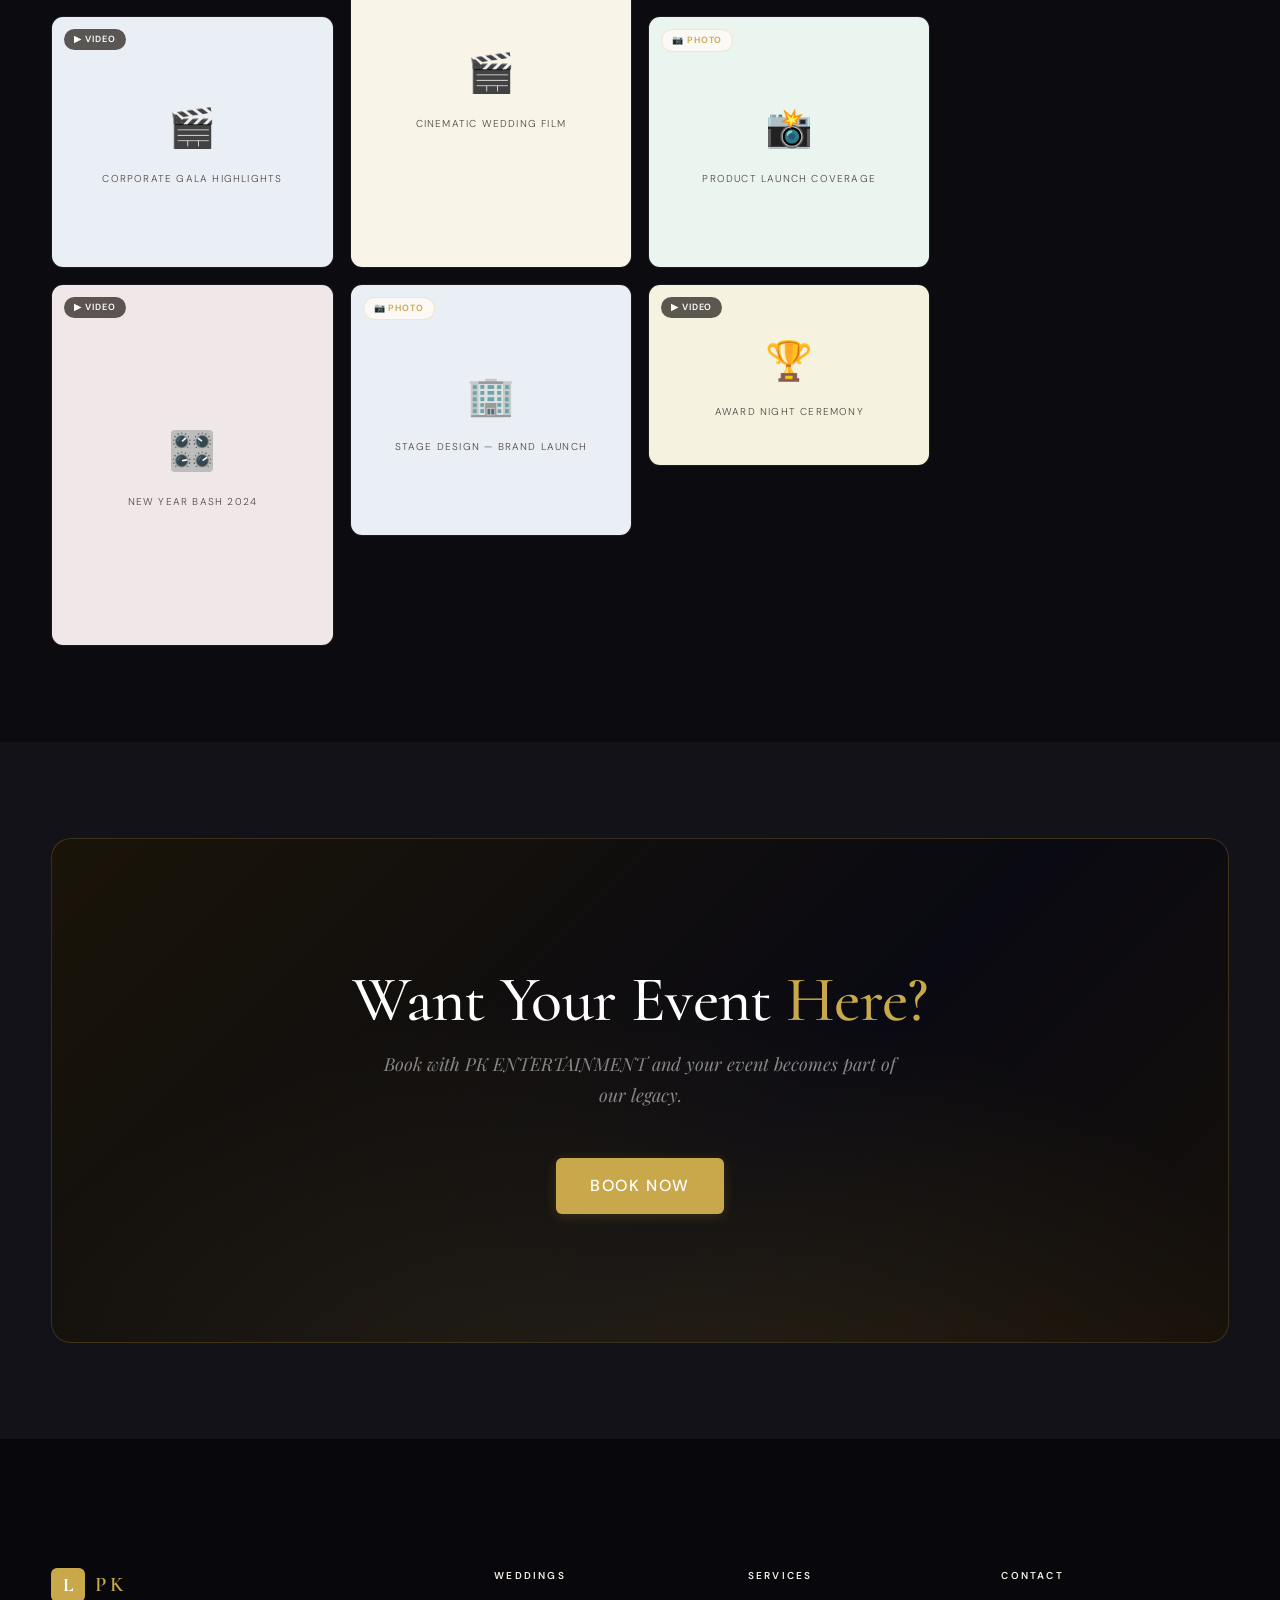
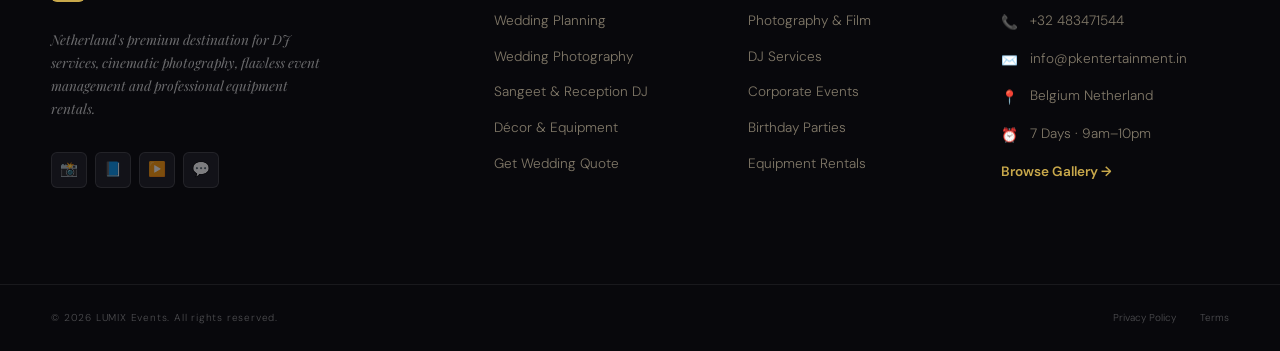
<file: gallery.html>
<!DOCTYPE html>
<html lang="en" data-theme="dark">
<head>
  <!-- Theme init (runs before paint to prevent flash) -->
  <script>
    (function(){
      var t = localStorage.getItem('lumix-theme') || 'dark';
      document.documentElement.setAttribute('data-theme', t);
    })();
  </script>
  <meta charset="UTF-8"><meta name="viewport" content="width=device-width, initial-scale=1.0">
  <title>Gallery — PK ENTERTAINMENT Events </title>
  <link rel="stylesheet" href="css/variables.css"><link rel="stylesheet" href="css/reset.css">
  <link rel="stylesheet" href="css/navbar.css"><link rel="stylesheet" href="css/components.css">
  <link rel="stylesheet" href="css/sections.css"><link rel="stylesheet" href="css/gallery.css">
</head>
<body data-page="gallery">
<div id="navbar-placeholder"></div>
<section class="page-hero"><div class="ph-bg"></div><div class="ph-grid"></div>
  <div class="ph-content">
    <div class="eyebrow">Portfolio</div>
    <h1 class="section-title">Our <span class="accent">Gallery</span></h1>
    <p class="section-sub">Every frame, every beat, every moment — 500+ events captured beautifully.</p>
  </div>
</section>
<section class="gallery-section">
  <div class="container">
    <div class="gallery-controls">
      <p class="g-count" id="gallery-count"></p>
      <div class="view-toggle">
        <button class="view-btn active" data-view="grid" title="Grid"><svg viewBox="0 0 24 24" fill="none" stroke="currentColor" stroke-width="2"><rect x="3" y="3" width="7" height="7"/><rect x="14" y="3" width="7" height="7"/><rect x="3" y="14" width="7" height="7"/><rect x="14" y="14" width="7" height="7"/></svg></button>
        <button class="view-btn" data-view="list" title="List"><svg viewBox="0 0 24 24" fill="none" stroke="currentColor" stroke-width="2"><path d="M8 6h13M8 12h13M8 18h13M3 6h.01M3 12h.01M3 18h.01"/></svg></button>
      </div>
    </div>
    <div style="display:flex;gap:var(--s4);align-items:center;flex-wrap:wrap;margin-bottom:var(--s3)">
      <span style="font-size:10px;font-weight:600;letter-spacing:.2em;text-transform:uppercase;color:var(--text-4);white-space:nowrap">Category</span>
      <div class="filter-bar" id="gal-cat" style="margin:0"></div>
    </div>
    <div style="display:flex;gap:var(--s4);align-items:center;flex-wrap:wrap;margin-bottom:var(--s7)">
      <span style="font-size:10px;font-weight:600;letter-spacing:.2em;text-transform:uppercase;color:var(--text-4);white-space:nowrap">Type</span>
      <div class="filter-bar" id="gal-type" style="margin:0"></div>
    </div>
    <div class="gallery-grid" id="gallery-grid"></div>
  </div>
</section>
<section class="section section-alt"><div class="container"><div class="cta-banner reveal"><div class="cta-inner">
  <h2 class="section-title" style="color:#fff;text-align:center">Want Your Event <span class="accent">Here?</span></h2>
  <p class="section-sub" style="color:rgba(255,255,255,.5);text-align:center;margin-inline:auto">Book with PK ENTERTAINMENT and your event becomes part of our legacy.</p>
  <div class="cta-actions"><a href="contact.html" class="btn btn-gold btn-lg">Book Now</a></div>
</div></div></div></section>
<div id="footer-placeholder"></div>
<script src="js/data/data.js"></script><script src="js/components/Components.js"></script>
<script src="js/main.js"></script><script src="js/pages.js"></script>
</body></html>
</file>
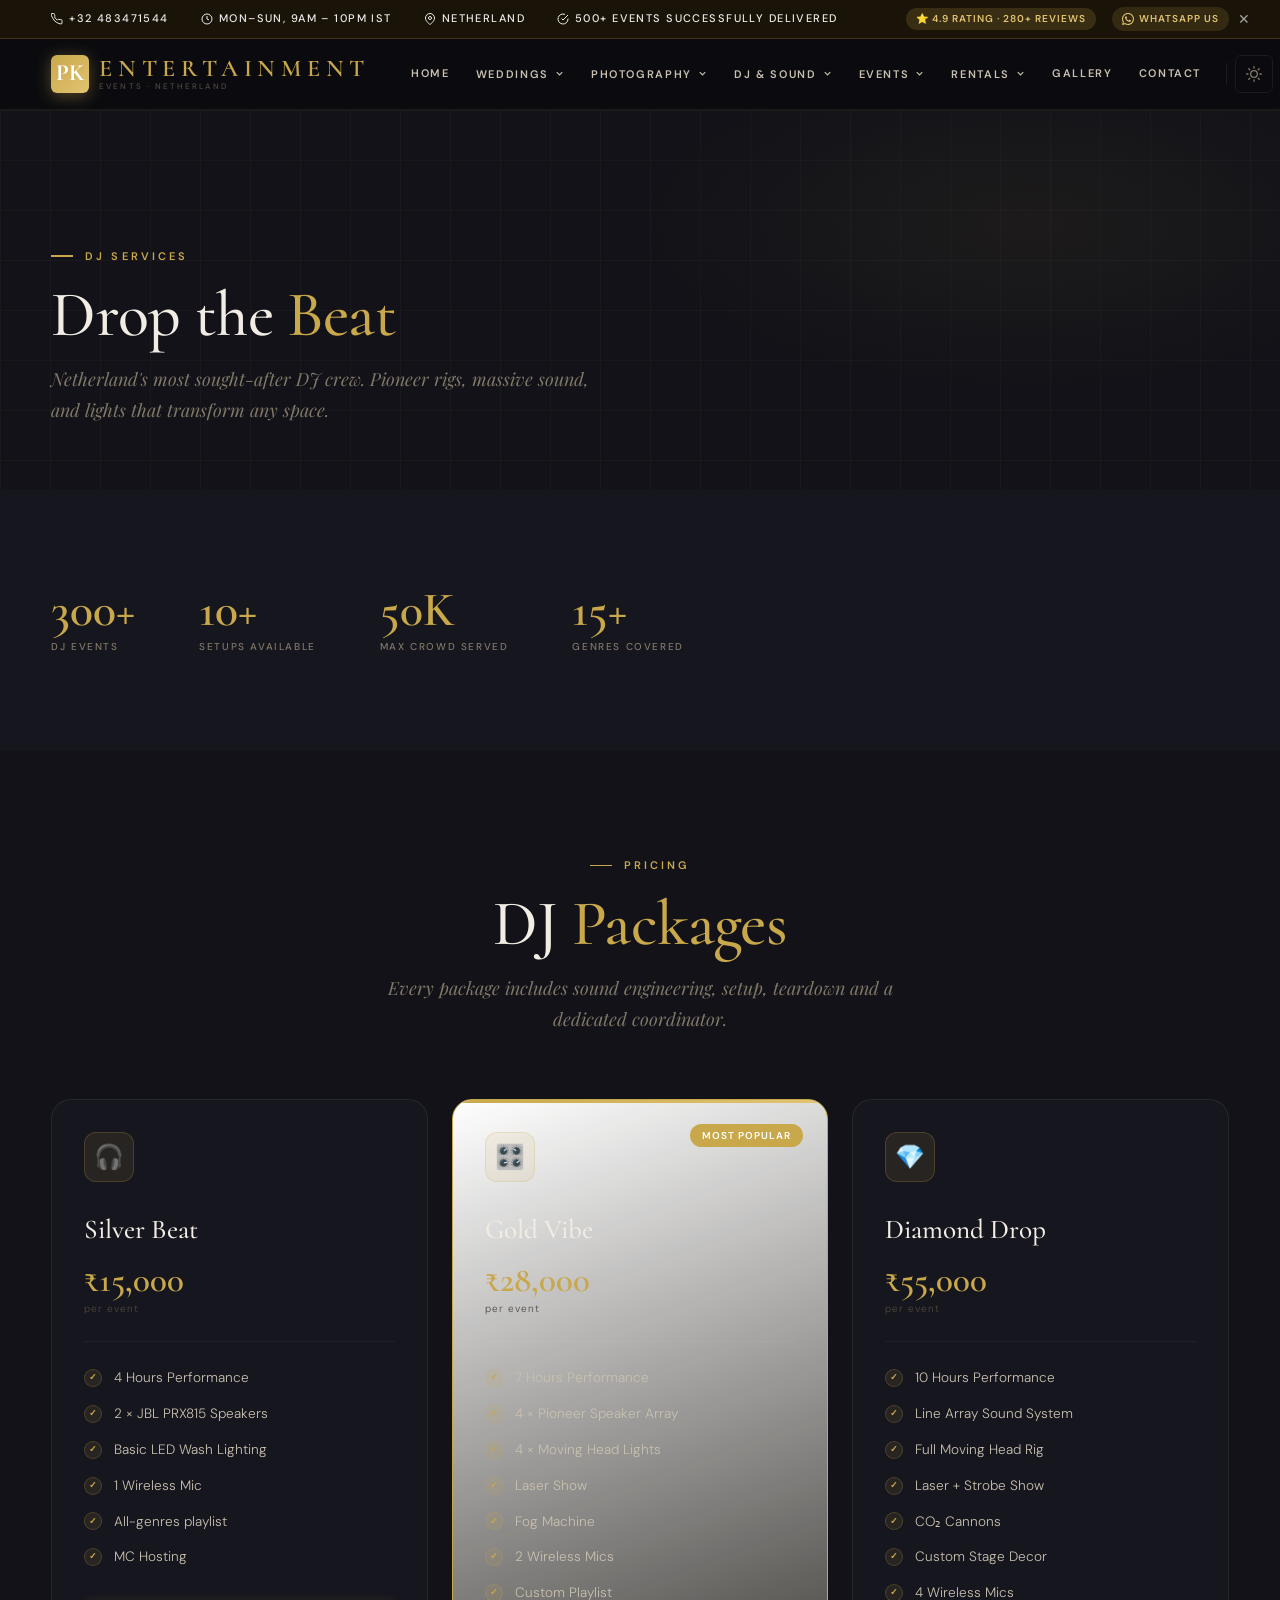
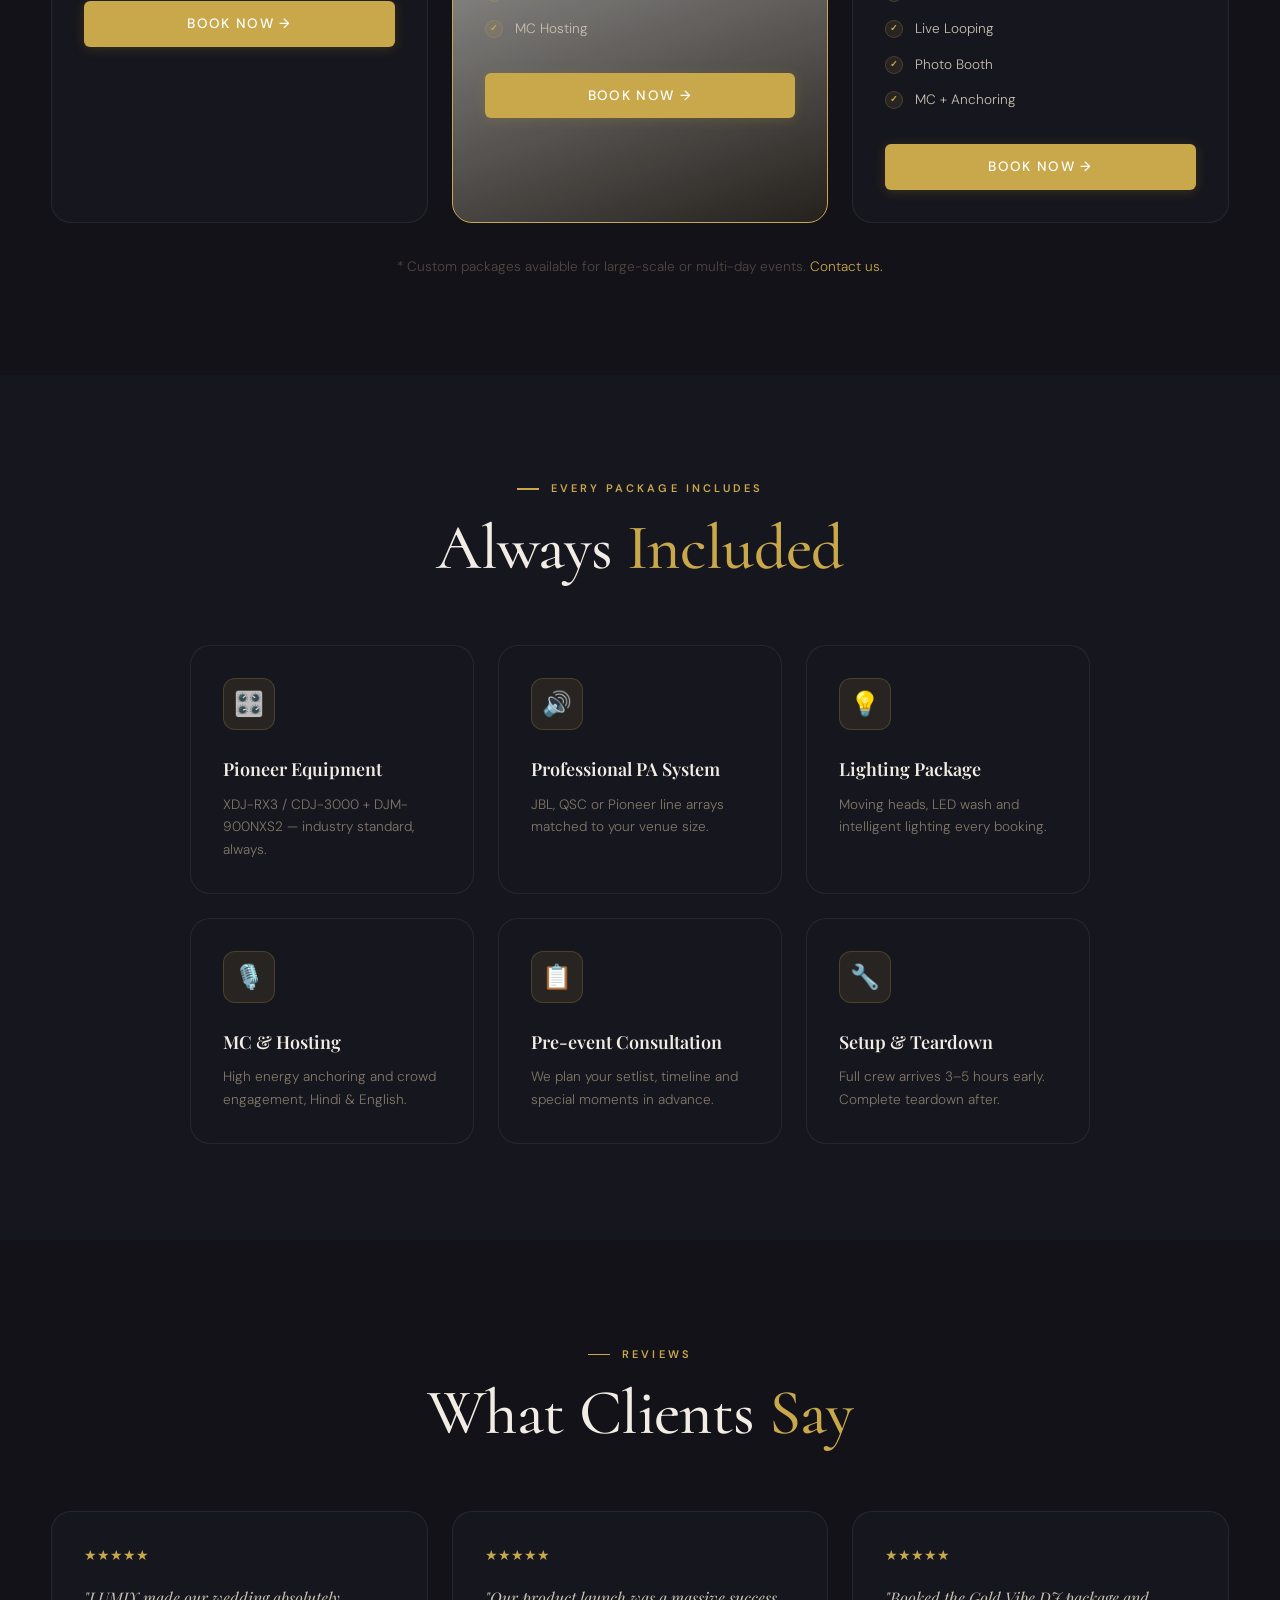
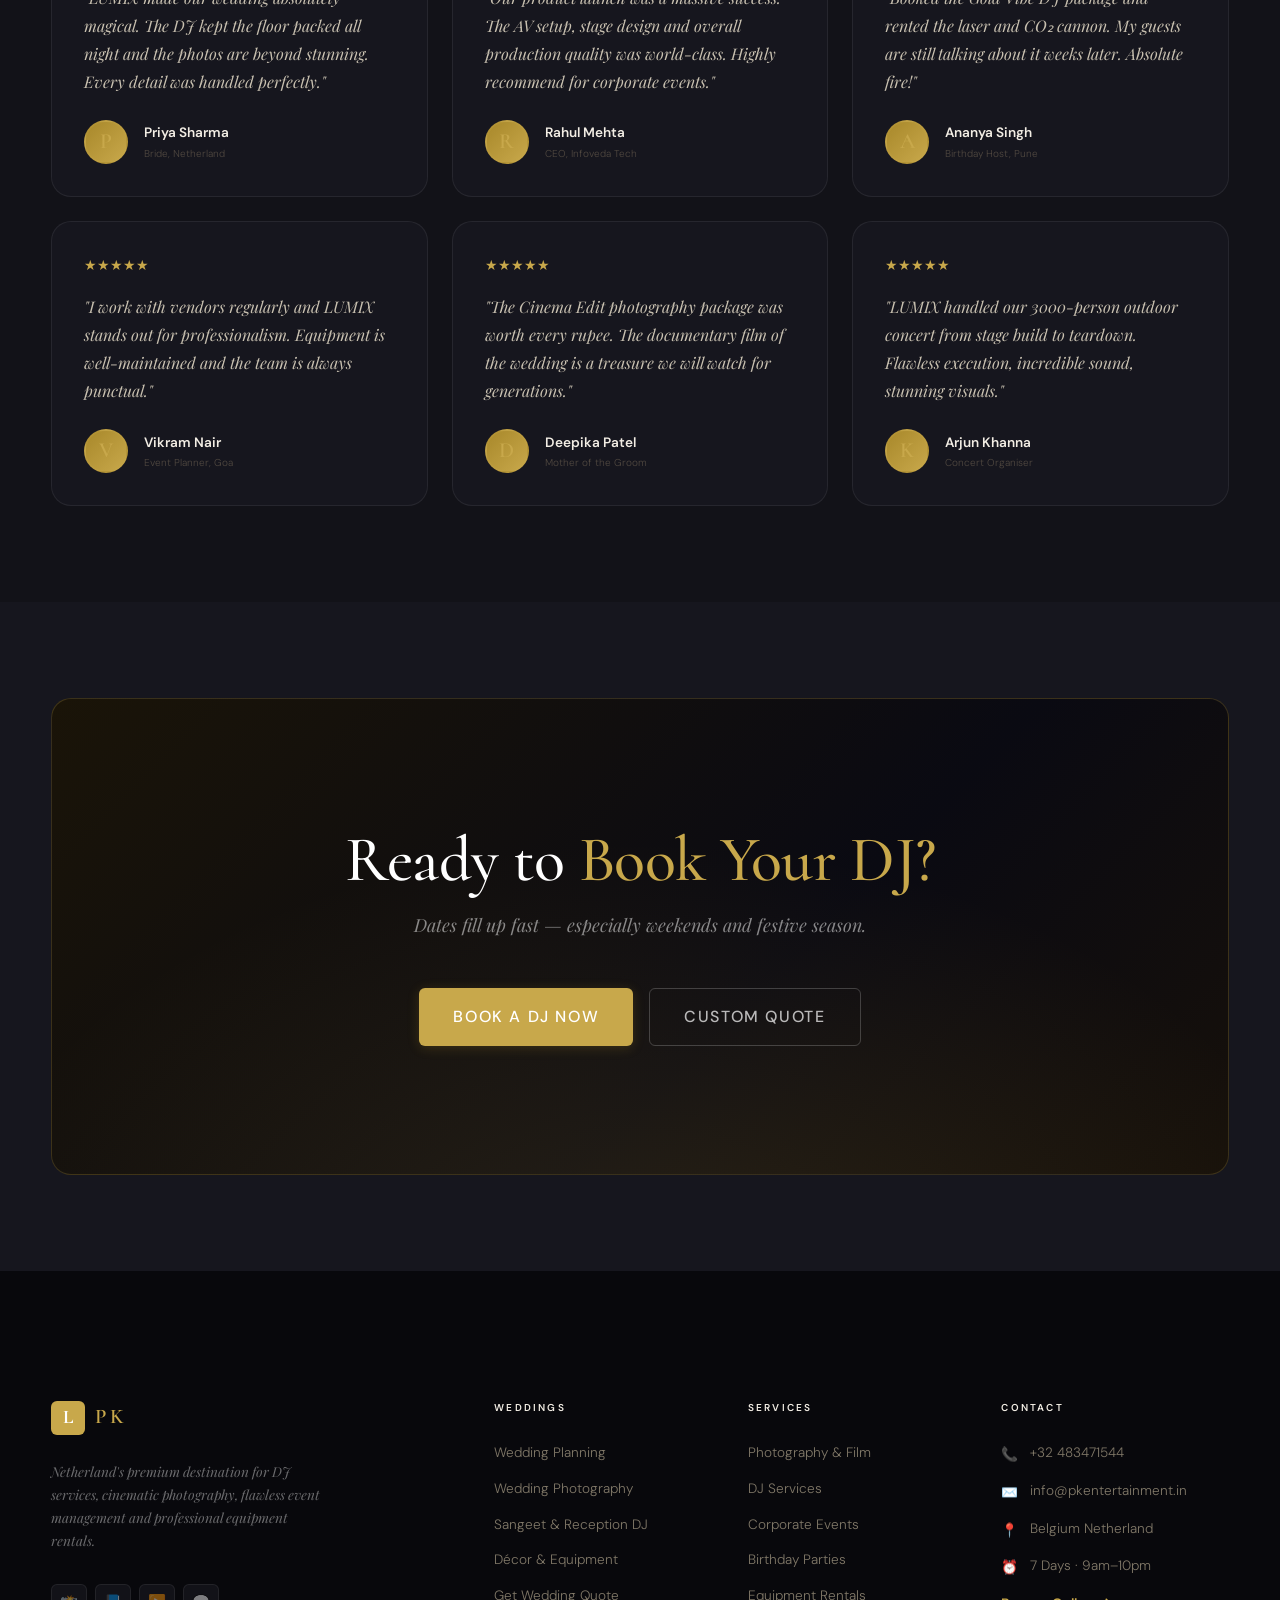
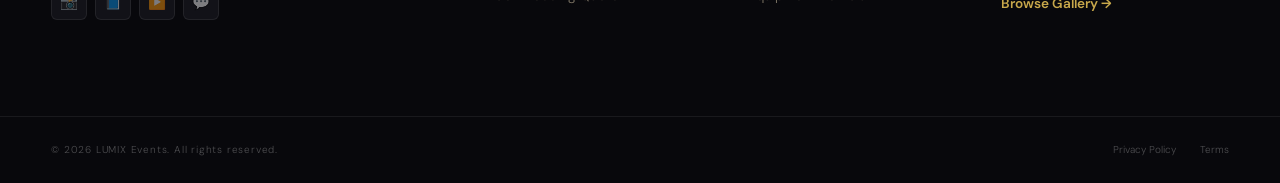
<file: services/dj.html>
<!DOCTYPE html>
<html lang="en" data-theme="dark">
<head>
  <!-- Theme init (runs before paint to prevent flash) -->
  <script>
    (function(){
      var t = localStorage.getItem('lumix-theme') || 'dark';
      document.documentElement.setAttribute('data-theme', t);
    })();
  </script>
  <meta charset="UTF-8"><meta name="viewport" content="width=device-width, initial-scale=1.0">
  <title>DJ Services — PK ENTERTAINMENT Events Netherland</title>
  <link rel="stylesheet" href="../css/variables.css"><link rel="stylesheet" href="../css/reset.css">
  <link rel="stylesheet" href="../css/navbar.css"><link rel="stylesheet" href="../css/components.css">
  <link rel="stylesheet" href="../css/sections.css"><link rel="stylesheet" href="../css/gallery.css">
</head>
<body data-page="dj">
<div id="navbar-placeholder"></div>
<section class="page-hero"><div class="ph-bg"></div><div class="ph-grid"></div>
  <div class="ph-content"><div class="eyebrow">DJ Services</div>
    <h1 class="section-title">Drop the <span class="accent">Beat</span></h1>
    <p class="section-sub">Netherland's most sought-after DJ crew. Pioneer rigs, massive sound, and lights that transform any space.</p></div>
</section>
<section class="section section-white"><div class="container">
  <div class="stats-row">
    <div class="stat-item reveal"><div class="stat-num">300+</div><div class="stat-label">DJ Events</div></div>
    <div class="stat-item reveal rev-1"><div class="stat-num">10+</div><div class="stat-label">Setups Available</div></div>
    <div class="stat-item reveal rev-2"><div class="stat-num">50K</div><div class="stat-label">Max Crowd Served</div></div>
    <div class="stat-item reveal rev-3"><div class="stat-num">15+</div><div class="stat-label">Genres Covered</div></div>
  </div>
</div></section>
<section class="section section-alt"><div class="container">
  <div class="section-header centered reveal"><div class="eyebrow">Pricing</div>
    <h2 class="section-title">DJ <span class="accent">Packages</span></h2>
    <p class="section-sub">Every package includes sound engineering, setup, teardown and a dedicated coordinator.</p></div>
  <div id="dj-packages-grid"></div>
  <p style="text-align:center;margin-top:var(--s6);color:var(--text-4);font-size:var(--text-sm)" class="reveal">* Custom packages available for large-scale or multi-day events. <a href="../contact.html" style="color:var(--gold)">Contact us.</a></p>
</div></section>
<section class="section section-white"><div class="container">
  <div class="section-header centered reveal"><div class="eyebrow">Every Package Includes</div><h2 class="section-title">Always <span class="accent">Included</span></h2></div>
  <div style="display:grid;grid-template-columns:repeat(auto-fill,minmax(250px,1fr));gap:var(--s5);max-width:900px;margin:0 auto">
    <div class="why-card reveal rev-1"><div class="why-icon">🎛️</div><div class="why-title">Pioneer Equipment</div><p class="why-desc">XDJ-RX3 / CDJ-3000 + DJM-900NXS2 — industry standard, always.</p></div>
    <div class="why-card reveal rev-2"><div class="why-icon">🔊</div><div class="why-title">Professional PA System</div><p class="why-desc">JBL, QSC or Pioneer line arrays matched to your venue size.</p></div>
    <div class="why-card reveal rev-3"><div class="why-icon">💡</div><div class="why-title">Lighting Package</div><p class="why-desc">Moving heads, LED wash and intelligent lighting every booking.</p></div>
    <div class="why-card reveal rev-4"><div class="why-icon">🎙️</div><div class="why-title">MC & Hosting</div><p class="why-desc">High energy anchoring and crowd engagement, Hindi & English.</p></div>
    <div class="why-card reveal rev-5"><div class="why-icon">📋</div><div class="why-title">Pre-event Consultation</div><p class="why-desc">We plan your setlist, timeline and special moments in advance.</p></div>
    <div class="why-card reveal rev-6"><div class="why-icon">🔧</div><div class="why-title">Setup & Teardown</div><p class="why-desc">Full crew arrives 3–5 hours early. Complete teardown after.</p></div>
  </div>
</div></section>
<section class="section section-alt"><div class="container">
  <div class="section-header centered reveal"><div class="eyebrow">Reviews</div><h2 class="section-title">What Clients <span class="accent">Say</span></h2></div>
  <div class="testi-grid" id="dj-testimonials"></div>
</div></section>
<section class="section section-white"><div class="container"><div class="cta-banner reveal"><div class="cta-inner">
  <h2 class="section-title" style="color:#fff;text-align:center">Ready to <span class="accent">Book Your DJ?</span></h2>
  <p class="section-sub" style="color:rgba(255,255,255,.5);text-align:center;margin-inline:auto">Dates fill up fast — especially weekends and festive season.</p>
  <div class="cta-actions">
    <a href="../contact.html?service=DJ Services" class="btn btn-gold btn-lg">Book a DJ Now</a>
    <a href="../contact.html" class="btn btn-ghost btn-lg" style="color:rgba(255,255,255,.7);border-color:rgba(255,255,255,.2)">Custom Quote</a>
  </div>
</div></div></div></section>
<div id="footer-placeholder"></div>
<script src="../js/data/data.js"></script><script src="../js/components/Components.js"></script>
<script src="../js/main.js"></script><script src="../js/pages.js"></script>
</body></html>
</file>
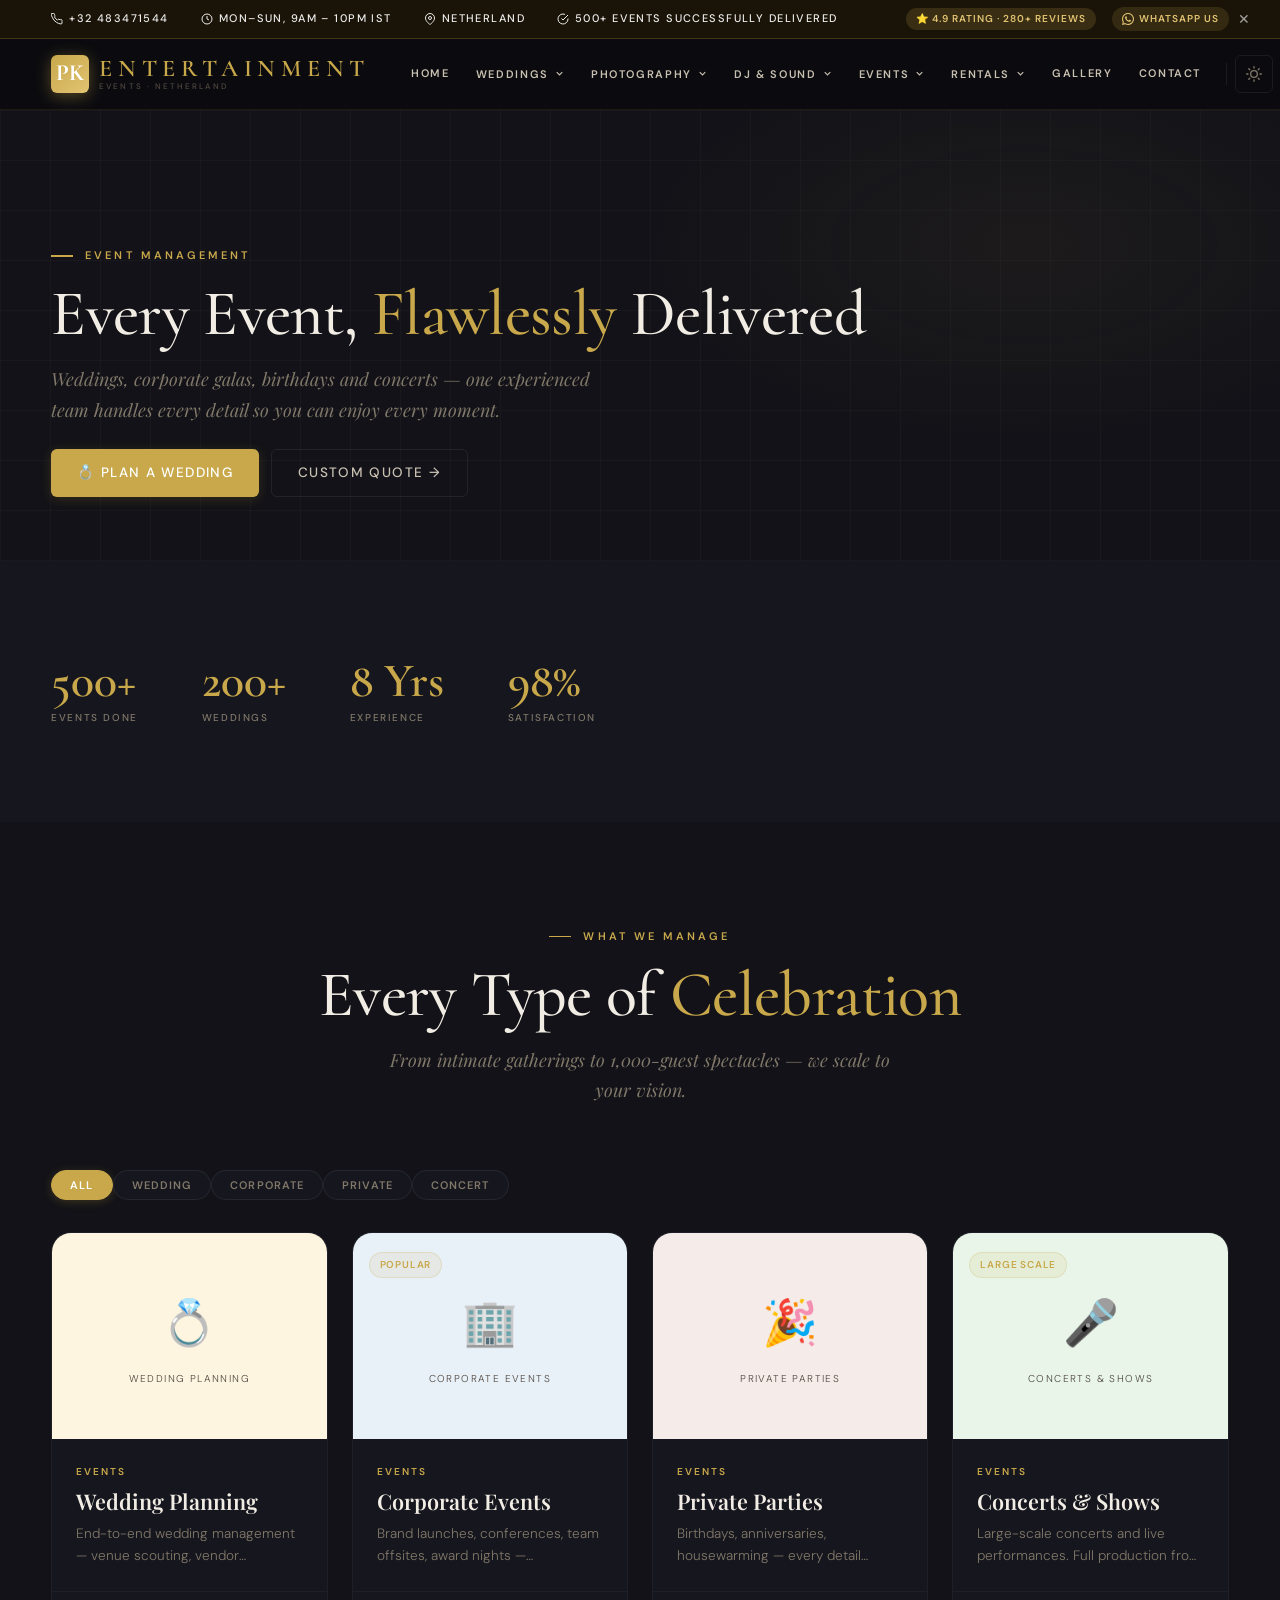
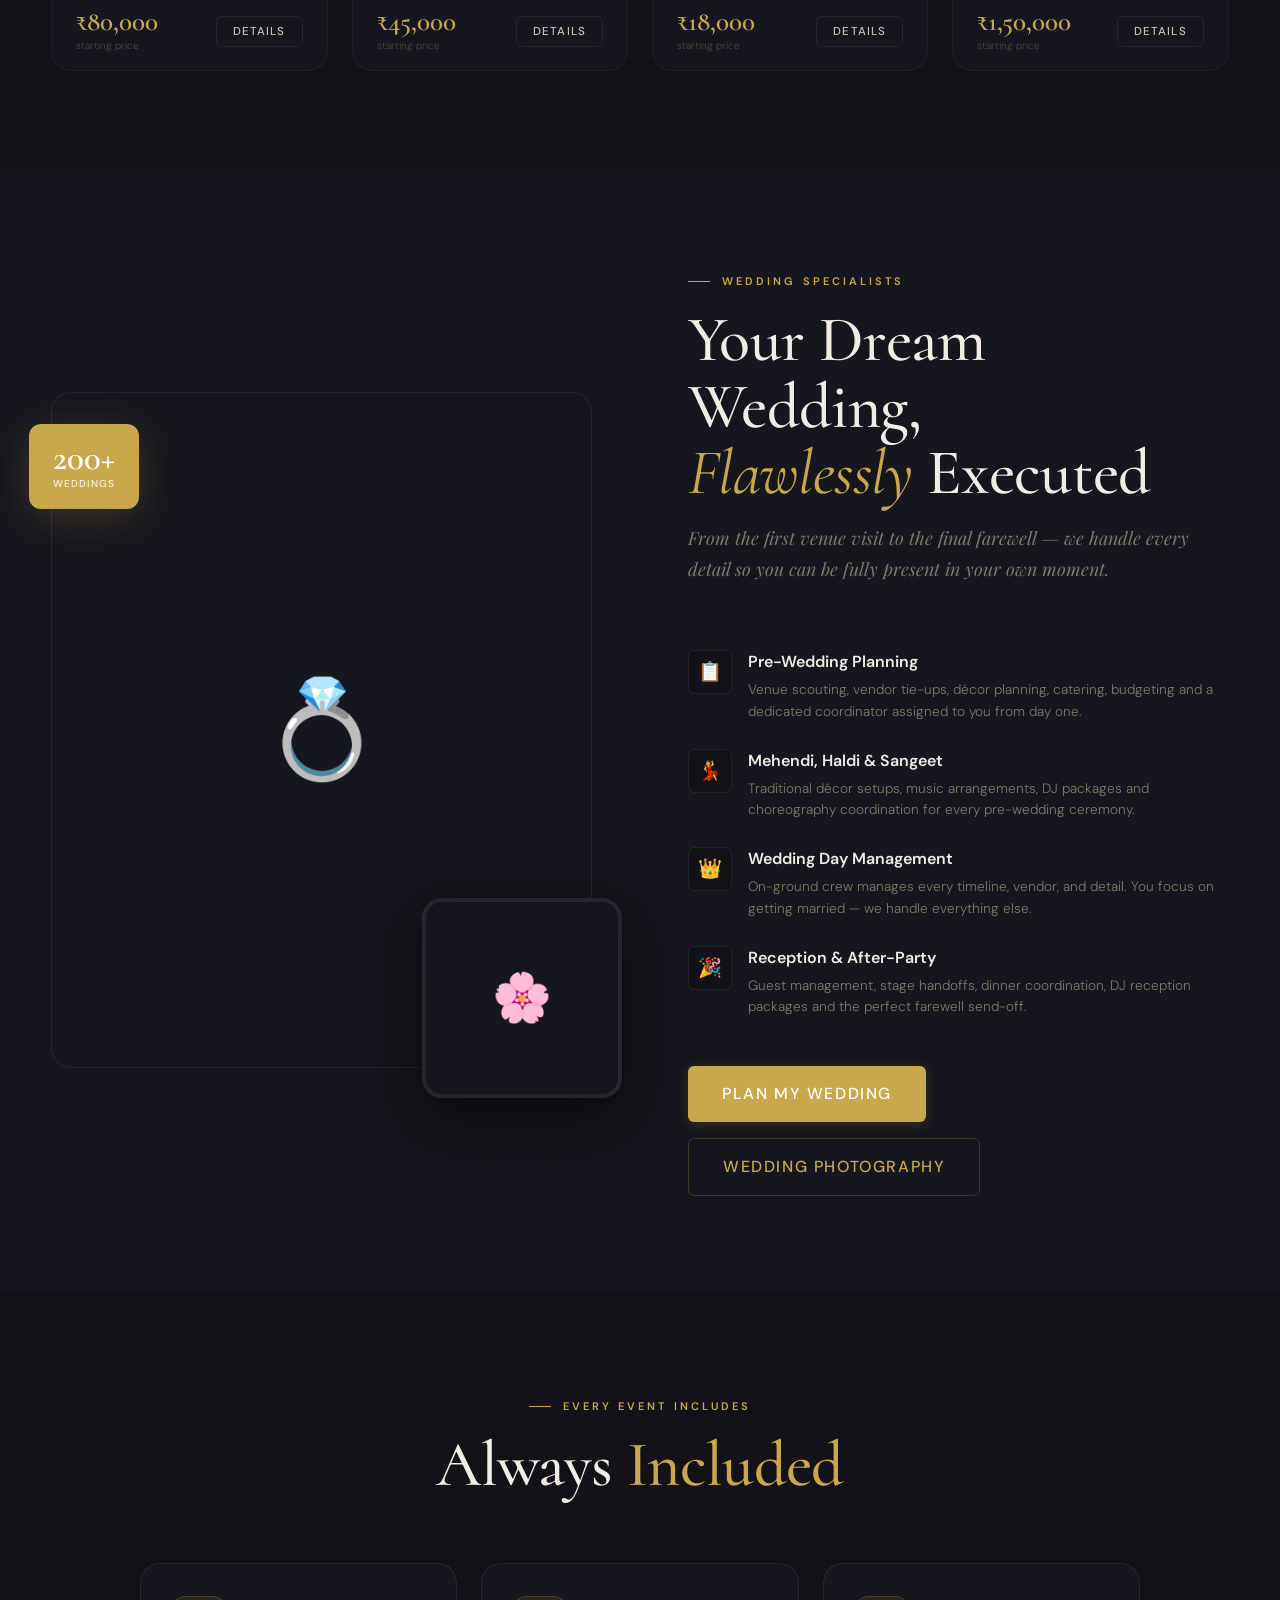
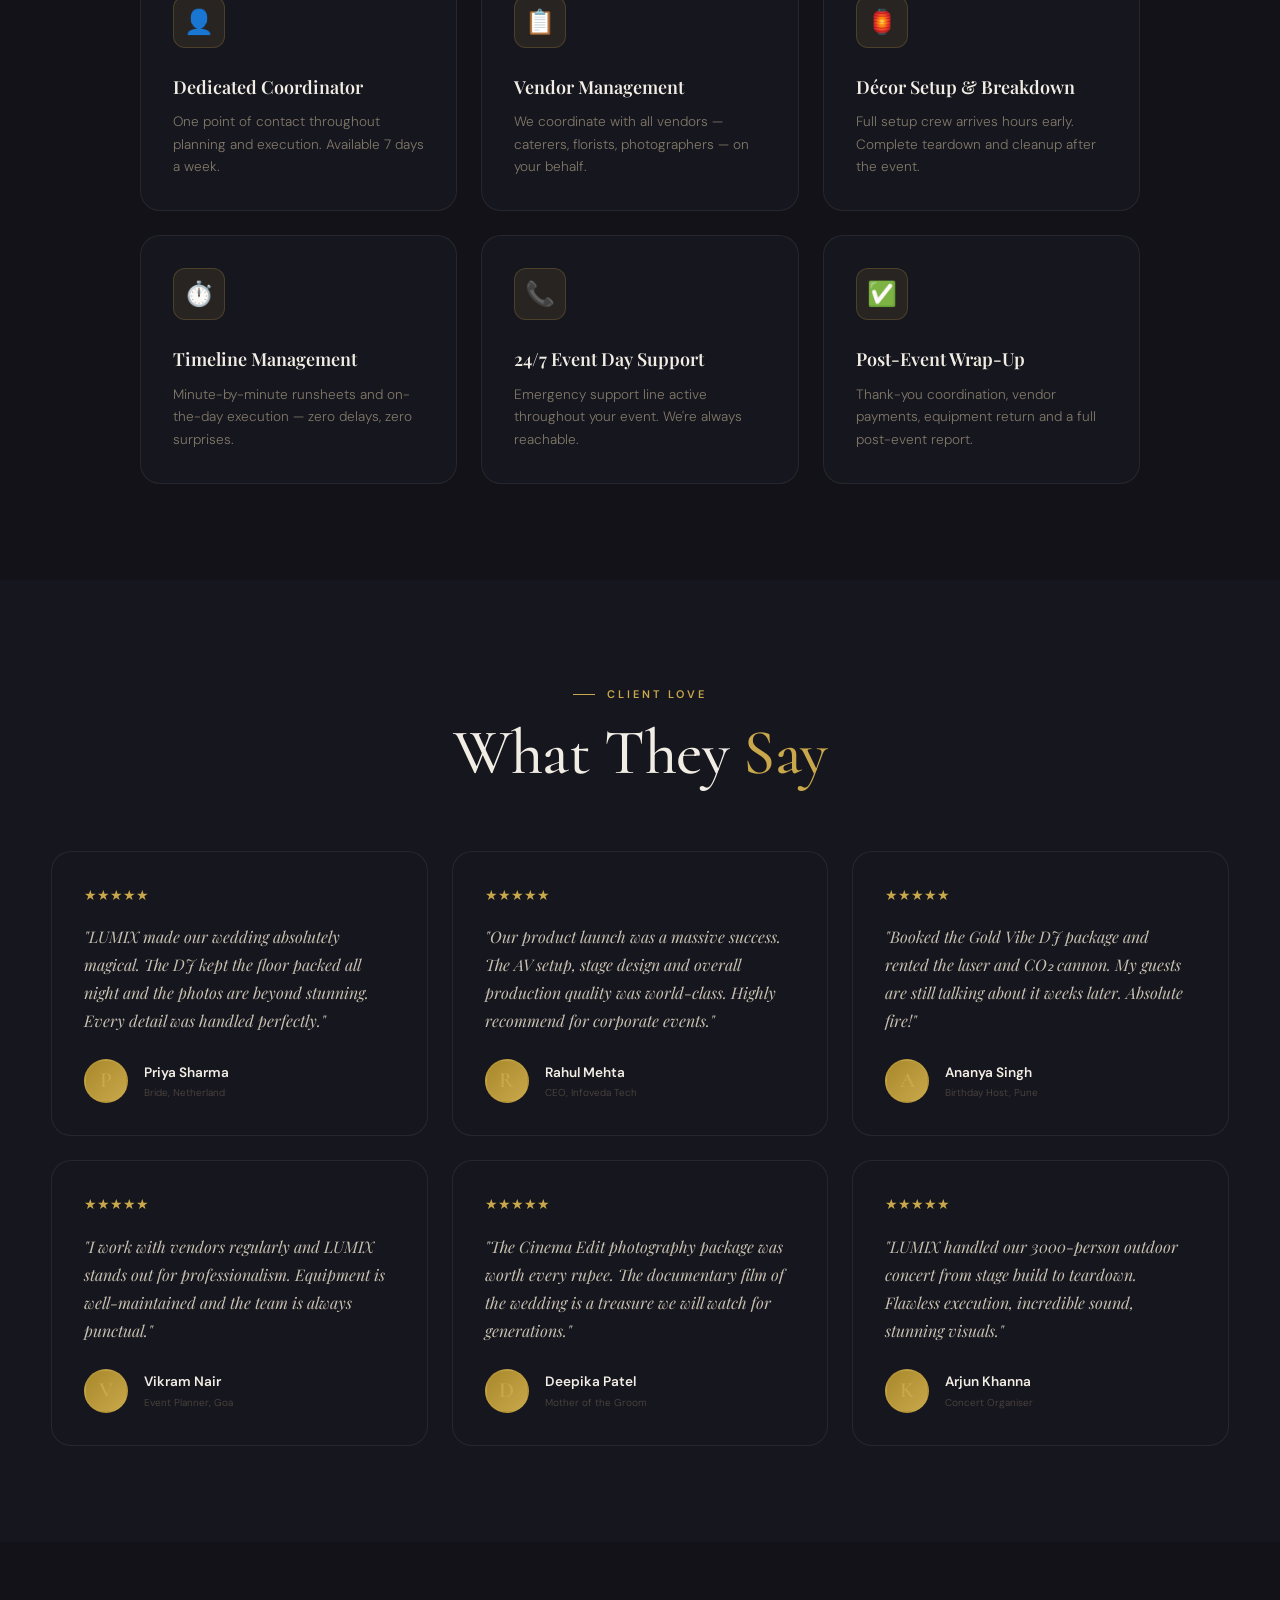
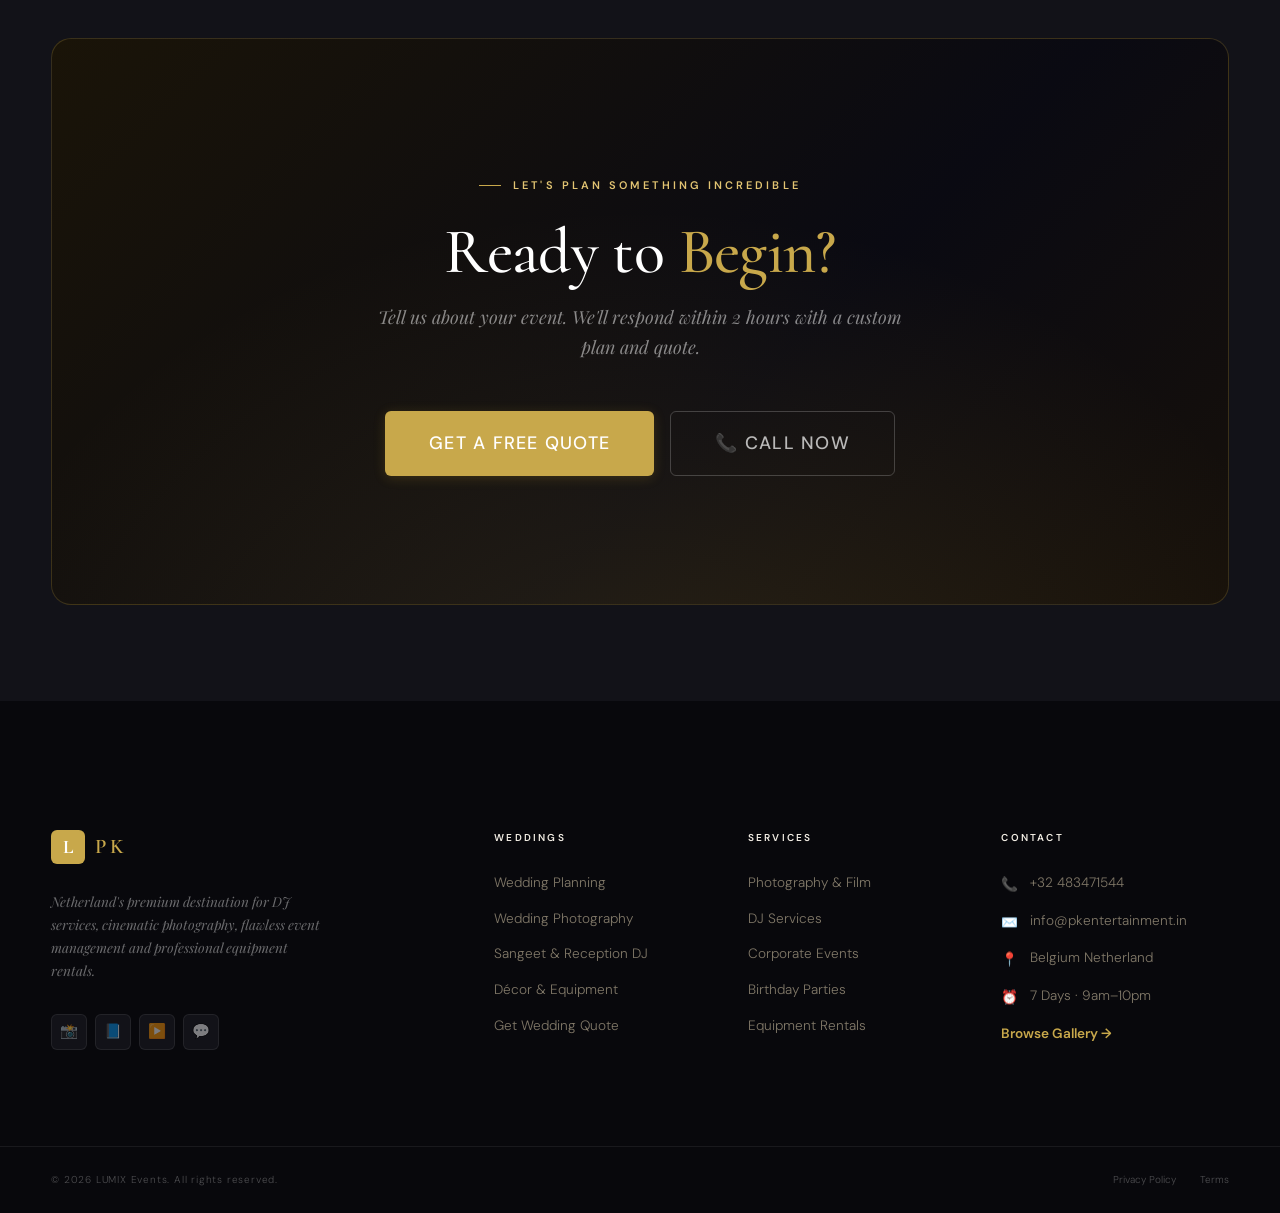
<file: services/events.html>
<!DOCTYPE html>
<html lang="en" data-theme="dark">
<head>
  <!-- Theme init (runs before paint to prevent flash) -->
  <script>
    (function(){
      var t = localStorage.getItem('lumix-theme') || 'dark';
      document.documentElement.setAttribute('data-theme', t);
    })();
  </script>
  <meta charset="UTF-8"><meta name="viewport" content="width=device-width, initial-scale=1.0">
  <title>Event Management & Weddings — PK ENTERTAINMENT Events Netherland</title>
  <meta name="description" content="Full event management in Netherland — weddings, corporate events, birthdays, concerts. One team, end-to-end execution.">
  <link rel="stylesheet" href="../css/variables.css">
  <link rel="stylesheet" href="../css/reset.css">
  <link rel="stylesheet" href="../css/navbar.css">
  <link rel="stylesheet" href="../css/components.css">
  <link rel="stylesheet" href="../css/sections.css">
  <link rel="stylesheet" href="../css/gallery.css">
</head>
<body data-page="events">
<div id="navbar-placeholder"></div>

<!-- PAGE HERO -->
<section class="page-hero">
  <div class="ph-bg"></div><div class="ph-grid"></div>
  <div class="ph-content">
    <div class="eyebrow">Event Management</div>
    <h1 class="section-title">Every Event, <span class="accent">Flawlessly</span> Delivered</h1>
    <p class="section-sub">Weddings, corporate galas, birthdays and concerts — one experienced team handles every detail so you can enjoy every moment.</p>
    <div style="display:flex;gap:var(--s3);flex-wrap:wrap;margin-top:var(--s5)">
      <a href="../contact.html?service=Wedding" class="btn btn-gold">💍 Plan a Wedding</a>
      <a href="../contact.html" class="btn btn-ghost">Custom Quote →</a>
    </div>
  </div>
</section>

<!-- STATS -->
<section class="section section-white"><div class="container">
  <div class="stats-row">
    <div class="stat-item reveal"><div class="stat-num">500+</div><div class="stat-label">Events Done</div></div>
    <div class="stat-item reveal rev-1"><div class="stat-num">200+</div><div class="stat-label">Weddings</div></div>
    <div class="stat-item reveal rev-2"><div class="stat-num">8 Yrs</div><div class="stat-label">Experience</div></div>
    <div class="stat-item reveal rev-3"><div class="stat-num">98%</div><div class="stat-label">Satisfaction</div></div>
  </div>
</div></section>

<!-- EVENT TYPES FILTER + GRID -->
<section class="section section-alt"><div class="container">
  <div class="section-header centered reveal">
    <div class="eyebrow">What We Manage</div>
    <h2 class="section-title">Every Type of <span class="accent">Celebration</span></h2>
    <p class="section-sub">From intimate gatherings to 1,000-guest spectacles — we scale to your vision.</p>
  </div>
  <div id="events-filter"></div>
  <div id="events-grid" class="svc-grid" style="margin-top:var(--s6)"></div>
</div></section>

<!-- WEDDING DEEP DIVE -->
<section class="section section-white" id="weddings"><div class="container">
  <div class="wedding-split">
    <div class="wedding-vis reveal">
      <div class="wedding-main-img">💍</div>
      <div class="wedding-float-img">🌸</div>
      <div class="wedding-stat-tag"><div class="wst-num">200+</div><div class="wst-lbl">Weddings</div></div>
    </div>
    <div>
      <div class="section-header reveal">
        <div class="eyebrow">Wedding Specialists</div>
        <h2 class="section-title">Your Dream Wedding,<br><em><span class="accent">Flawlessly</span></em> Executed</h2>
        <p class="section-sub">From the first venue visit to the final farewell — we handle every detail so you can be fully present in your own moment.</p>
      </div>
      <div class="wedding-feats">
        <div class="w-feat reveal rev-1"><div class="w-feat-icon">📋</div><div class="w-feat-body"><h4>Pre-Wedding Planning</h4><p>Venue scouting, vendor tie-ups, décor planning, catering, budgeting and a dedicated coordinator assigned to you from day one.</p></div></div>
        <div class="w-feat reveal rev-2"><div class="w-feat-icon">💃</div><div class="w-feat-body"><h4>Mehendi, Haldi & Sangeet</h4><p>Traditional décor setups, music arrangements, DJ packages and choreography coordination for every pre-wedding ceremony.</p></div></div>
        <div class="w-feat reveal rev-3"><div class="w-feat-icon">👑</div><div class="w-feat-body"><h4>Wedding Day Management</h4><p>On-ground crew manages every timeline, vendor, and detail. You focus on getting married — we handle everything else.</p></div></div>
        <div class="w-feat reveal rev-4"><div class="w-feat-icon">🎉</div><div class="w-feat-body"><h4>Reception & After-Party</h4><p>Guest management, stage handoffs, dinner coordination, DJ reception packages and the perfect farewell send-off.</p></div></div>
      </div>
      <div style="display:flex;gap:var(--s4);flex-wrap:wrap;margin-top:var(--s6)" class="reveal">
        <a href="../contact.html?service=Wedding" class="btn btn-gold btn-lg">Plan My Wedding</a>
        <a href="../services/photography.html"    class="btn btn-outline-gold btn-lg">Wedding Photography</a>
      </div>
    </div>
  </div>
</div></section>

<!-- WHAT'S INCLUDED -->
<section class="section section-alt"><div class="container">
  <div class="section-header centered reveal">
    <div class="eyebrow">Every Event Includes</div>
    <h2 class="section-title">Always <span class="accent">Included</span></h2>
  </div>
  <div style="display:grid;grid-template-columns:repeat(auto-fill,minmax(260px,1fr));gap:var(--s5);max-width:1000px;margin:0 auto">
    <div class="why-card reveal rev-1"><div class="why-icon">👤</div><div class="why-title">Dedicated Coordinator</div><p class="why-desc">One point of contact throughout planning and execution. Available 7 days a week.</p></div>
    <div class="why-card reveal rev-2"><div class="why-icon">📋</div><div class="why-title">Vendor Management</div><p class="why-desc">We coordinate with all vendors — caterers, florists, photographers — on your behalf.</p></div>
    <div class="why-card reveal rev-3"><div class="why-icon">🏮</div><div class="why-title">Décor Setup & Breakdown</div><p class="why-desc">Full setup crew arrives hours early. Complete teardown and cleanup after the event.</p></div>
    <div class="why-card reveal rev-4"><div class="why-icon">⏱️</div><div class="why-title">Timeline Management</div><p class="why-desc">Minute-by-minute runsheets and on-the-day execution — zero delays, zero surprises.</p></div>
    <div class="why-card reveal rev-5"><div class="why-icon">📞</div><div class="why-title">24/7 Event Day Support</div><p class="why-desc">Emergency support line active throughout your event. We're always reachable.</p></div>
    <div class="why-card reveal rev-6"><div class="why-icon">✅</div><div class="why-title">Post-Event Wrap-Up</div><p class="why-desc">Thank-you coordination, vendor payments, equipment return and a full post-event report.</p></div>
  </div>
</div></section>

<!-- TESTIMONIALS -->
<section class="section section-white"><div class="container">
  <div class="section-header centered reveal"><div class="eyebrow">Client Love</div><h2 class="section-title">What They <span class="accent">Say</span></h2></div>
  <div class="testi-grid" id="events-testimonials"></div>
</div></section>

<!-- CTA -->
<section class="section section-alt"><div class="container"><div class="cta-banner reveal"><div class="cta-inner">
  <div class="eyebrow" style="color:var(--gold-light);justify-content:center">Let's Plan Something Incredible</div>
  <h2 class="section-title" style="color:#fff;text-align:center;margin-top:var(--s2)">Ready to <span class="accent">Begin?</span></h2>
  <p class="section-sub" style="color:rgba(255,255,255,.5);text-align:center;margin-inline:auto">Tell us about your event. We'll respond within 2 hours with a custom plan and quote.</p>
  <div class="cta-actions">
    <a href="../contact.html" class="btn btn-gold btn-xl">Get a Free Quote</a>
    <a href="tel:+32 483471544" class="btn btn-ghost btn-xl" style="color:rgba(255,255,255,.7);border-color:rgba(255,255,255,.2)">📞 Call Now</a>
  </div>
</div></div></div></section>

<div id="footer-placeholder"></div>
<script src="../js/data/data.js"></script>
<script src="../js/components/Components.js"></script>
<script src="../js/main.js"></script>
<script src="../js/pages.js"></script>
</body></html>
</file>
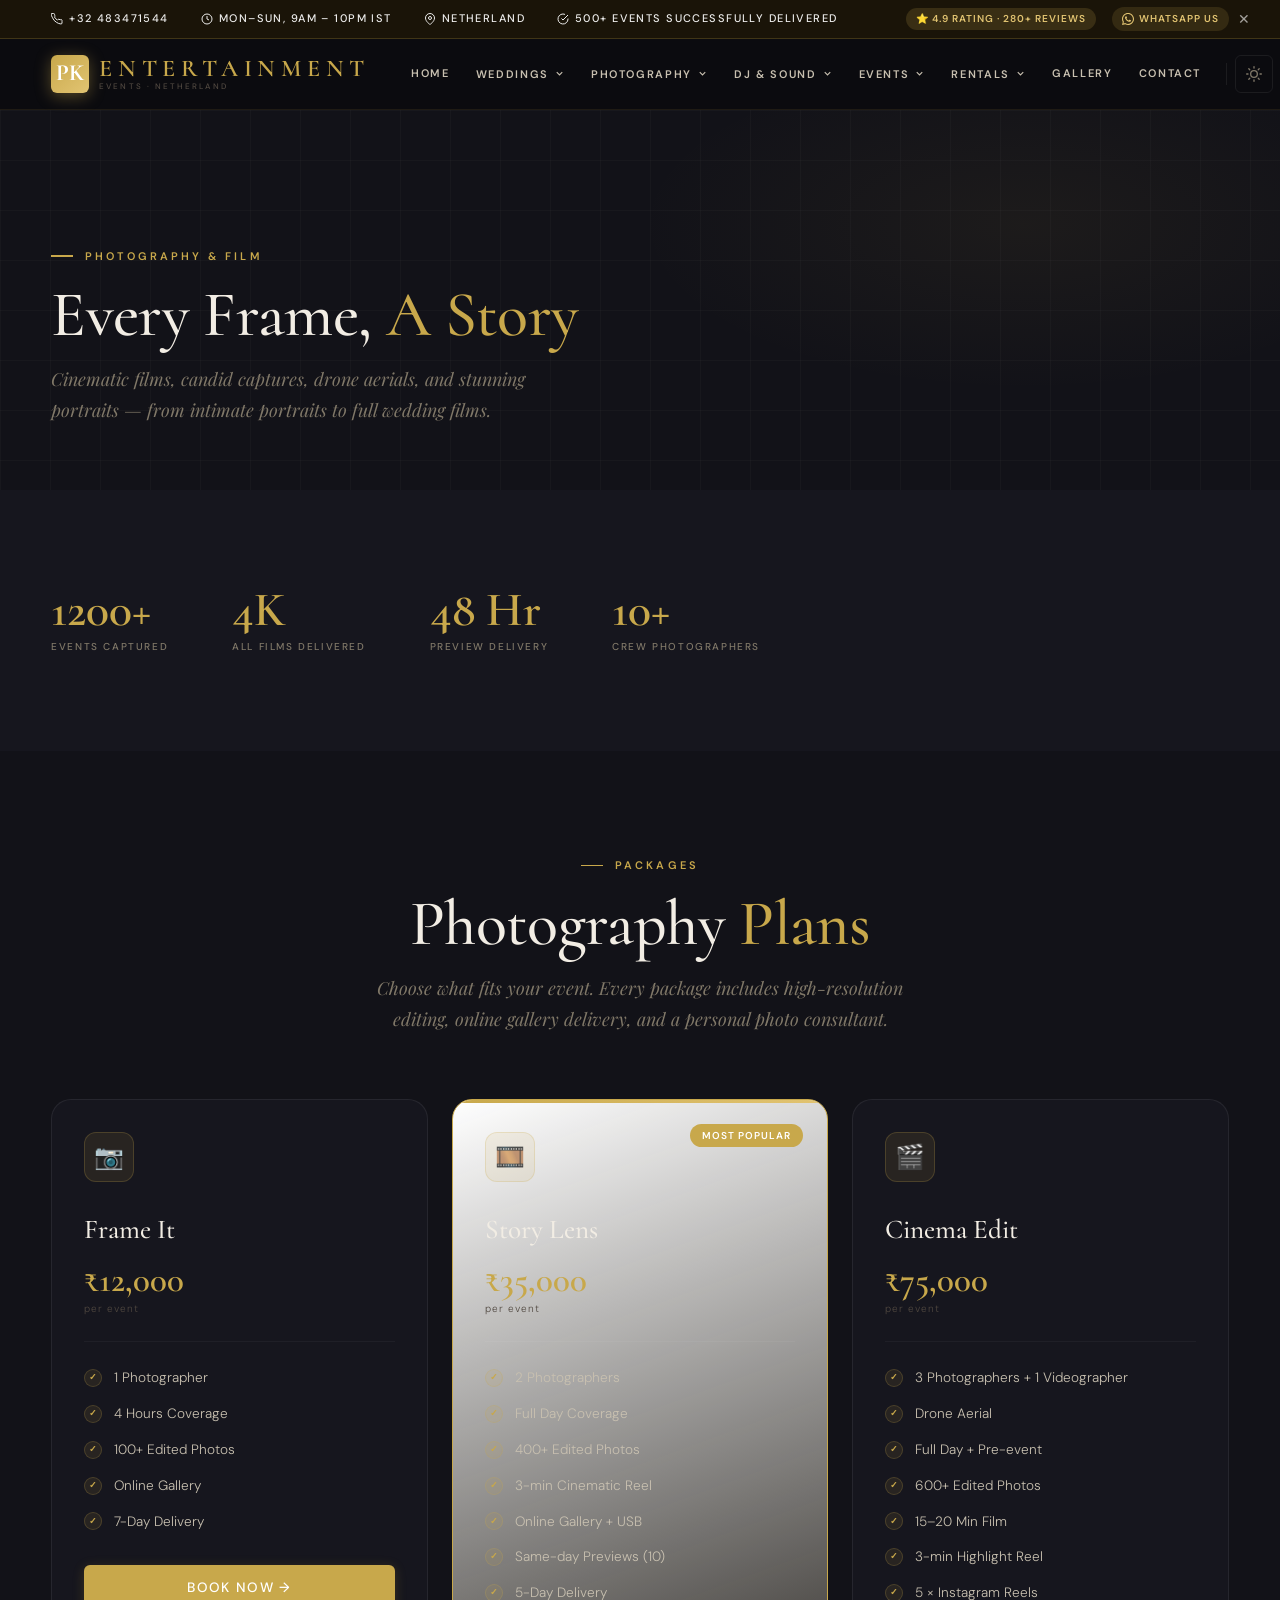
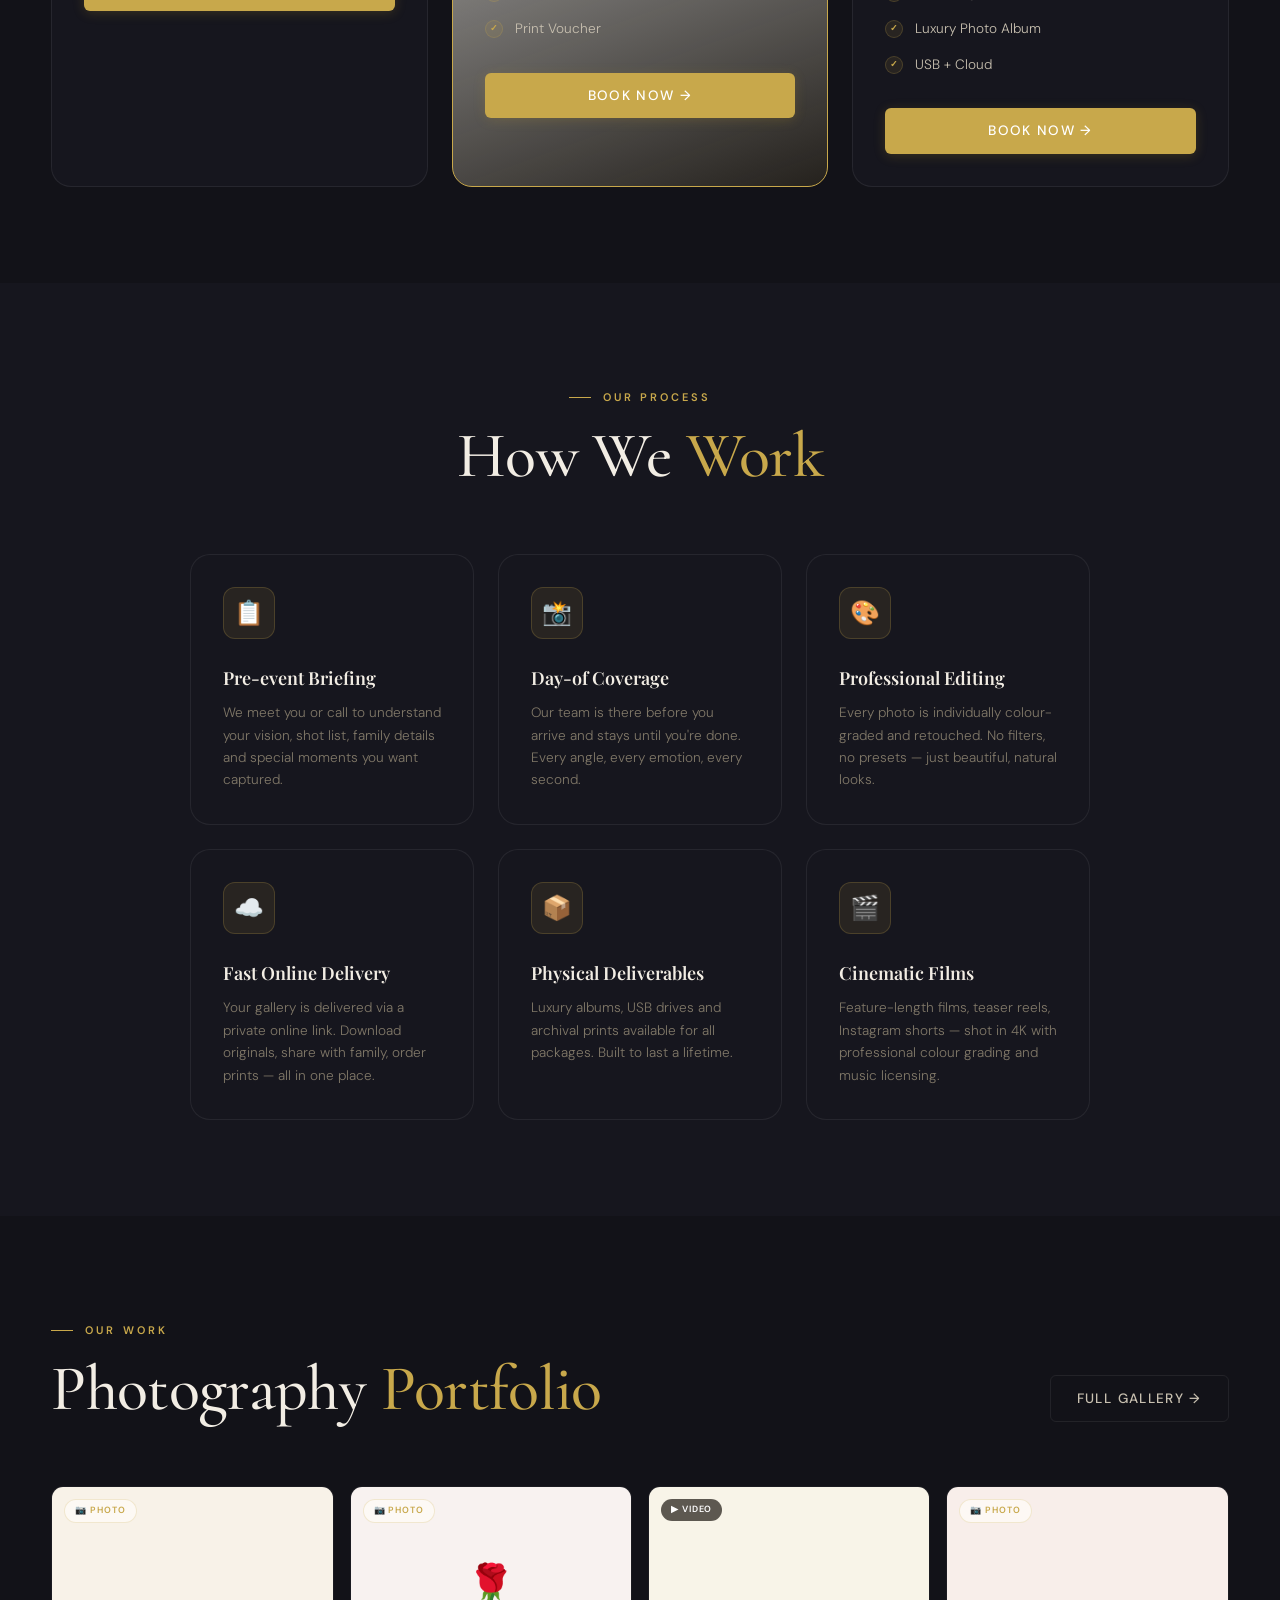
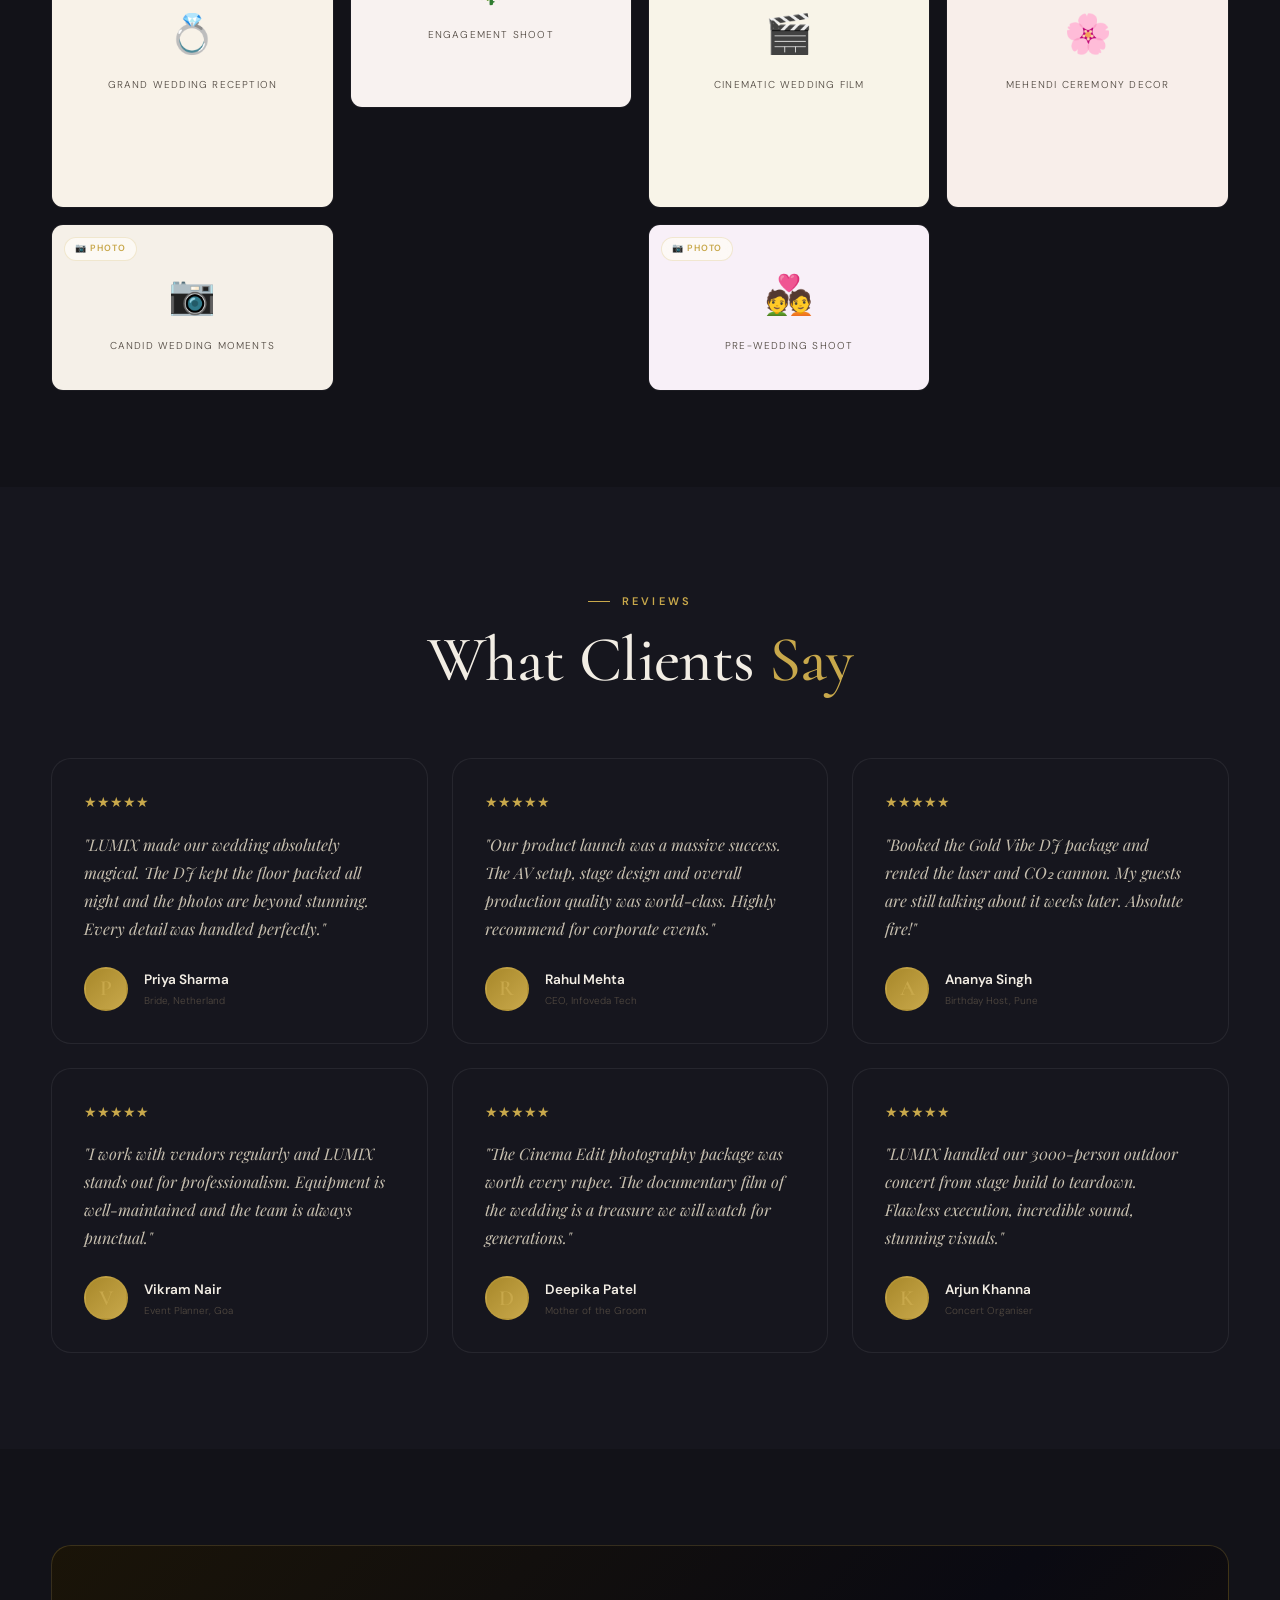
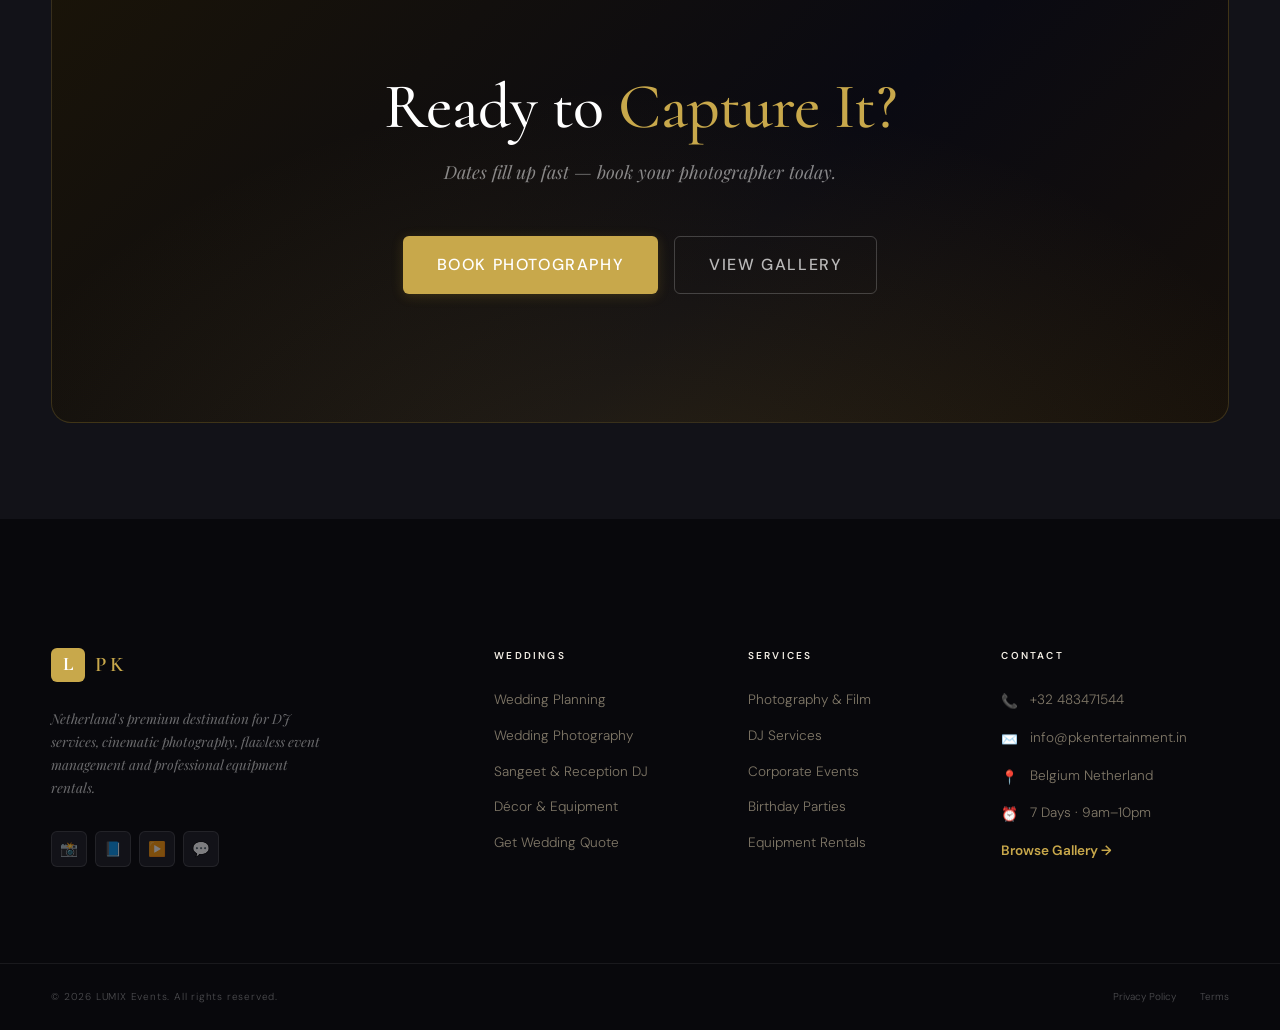
<file: services/photography.html>
<!DOCTYPE html>
<html lang="en" data-theme="dark">
<head>
  <!-- Theme init (runs before paint to prevent flash) -->
  <script>
    (function(){
      var t = localStorage.getItem('lumix-theme') || 'dark';
      document.documentElement.setAttribute('data-theme', t);
    })();
  </script>
  <meta charset="UTF-8"><meta name="viewport" content="width=device-width, initial-scale=1.0">
  <title>Photography & Film — PK ENTERTAINMENT Events Netherland</title>
  <link rel="stylesheet" href="../css/variables.css"><link rel="stylesheet" href="../css/reset.css">
  <link rel="stylesheet" href="../css/navbar.css"><link rel="stylesheet" href="../css/components.css">
  <link rel="stylesheet" href="../css/sections.css"><link rel="stylesheet" href="../css/gallery.css">
</head>
<body data-page="photography">
<div id="navbar-placeholder"></div>

<section class="page-hero"><div class="ph-bg"></div><div class="ph-grid"></div>
  <div class="ph-content">
    <div class="eyebrow">Photography & Film</div>
    <h1 class="section-title">Every Frame, <span class="accent">A Story</span></h1>
    <p class="section-sub">Cinematic films, candid captures, drone aerials, and stunning portraits — from intimate portraits to full wedding films.</p>
  </div>
</section>

<!-- Stats -->
<section class="section section-white"><div class="container">
  <div class="stats-row">
    <div class="stat-item reveal"><div class="stat-num">1200+</div><div class="stat-label">Events Captured</div></div>
    <div class="stat-item reveal rev-1"><div class="stat-num">4K</div><div class="stat-label">All Films Delivered</div></div>
    <div class="stat-item reveal rev-2"><div class="stat-num">48 Hr</div><div class="stat-label">Preview Delivery</div></div>
    <div class="stat-item reveal rev-3"><div class="stat-num">10+</div><div class="stat-label">Crew Photographers</div></div>
  </div>
</div></section>

<!-- Packages -->
<section class="section section-alt"><div class="container">
  <div class="section-header centered reveal">
    <div class="eyebrow">Packages</div>
    <h2 class="section-title">Photography <span class="accent">Plans</span></h2>
    <p class="section-sub">Choose what fits your event. Every package includes high-resolution editing, online gallery delivery, and a personal photo consultant.</p>
  </div>
  <div id="photo-packages-grid"></div>
</div></section>

<!-- What's included details -->
<section class="section section-white"><div class="container">
  <div class="section-header centered reveal"><div class="eyebrow">Our Process</div><h2 class="section-title">How We <span class="accent">Work</span></h2></div>
  <div style="display:grid;grid-template-columns:repeat(auto-fill,minmax(250px,1fr));gap:var(--s5);max-width:900px;margin:0 auto">
    <div class="why-card reveal rev-1"><div class="why-icon">📋</div><div class="why-title">Pre-event Briefing</div><p class="why-desc">We meet you or call to understand your vision, shot list, family details and special moments you want captured.</p></div>
    <div class="why-card reveal rev-2"><div class="why-icon">📸</div><div class="why-title">Day-of Coverage</div><p class="why-desc">Our team is there before you arrive and stays until you're done. Every angle, every emotion, every second.</p></div>
    <div class="why-card reveal rev-3"><div class="why-icon">🎨</div><div class="why-title">Professional Editing</div><p class="why-desc">Every photo is individually colour-graded and retouched. No filters, no presets — just beautiful, natural looks.</p></div>
    <div class="why-card reveal rev-4"><div class="why-icon">☁️</div><div class="why-title">Fast Online Delivery</div><p class="why-desc">Your gallery is delivered via a private online link. Download originals, share with family, order prints — all in one place.</p></div>
    <div class="why-card reveal rev-5"><div class="why-icon">📦</div><div class="why-title">Physical Deliverables</div><p class="why-desc">Luxury albums, USB drives and archival prints available for all packages. Built to last a lifetime.</p></div>
    <div class="why-card reveal rev-6"><div class="why-icon">🎬</div><div class="why-title">Cinematic Films</div><p class="why-desc">Feature-length films, teaser reels, Instagram shorts — shot in 4K with professional colour grading and music licensing.</p></div>
  </div>
</div></section>

<!-- Gallery preview -->
<section class="section section-alt"><div class="container">
  <div class="section-header reveal" style="display:flex;align-items:flex-end;justify-content:space-between;flex-wrap:wrap;gap:var(--s4)">
    <div><div class="eyebrow">Our Work</div><h2 class="section-title">Photography <span class="accent">Portfolio</span></h2></div>
    <a href="../gallery.html" class="btn btn-ghost">Full Gallery →</a>
  </div>
  <div id="photo-gallery-preview"></div>
</div></section>

<!-- Testimonials -->
<section class="section section-white"><div class="container">
  <div class="section-header centered reveal"><div class="eyebrow">Reviews</div><h2 class="section-title">What Clients <span class="accent">Say</span></h2></div>
  <div class="testi-grid" id="photo-testimonials"></div>
</div></section>

<!-- CTA -->
<section class="section section-alt"><div class="container"><div class="cta-banner reveal"><div class="cta-inner">
  <h2 class="section-title" style="color:#fff;text-align:center">Ready to <span class="accent">Capture It?</span></h2>
  <p class="section-sub" style="color:rgba(255,255,255,.5);text-align:center;margin-inline:auto">Dates fill up fast — book your photographer today.</p>
  <div class="cta-actions">
    <a href="../contact.html?service=Photography" class="btn btn-gold btn-lg">Book Photography</a>
    <a href="../gallery.html" class="btn btn-ghost btn-lg" style="color:rgba(255,255,255,.7);border-color:rgba(255,255,255,.2)">View Gallery</a>
  </div>
</div></div></div></section>

<div id="footer-placeholder"></div>
<script src="../js/data/data.js"></script><script src="../js/components/Components.js"></script>
<script src="../js/main.js"></script><script src="../js/pages.js"></script>
</body></html>
</file>
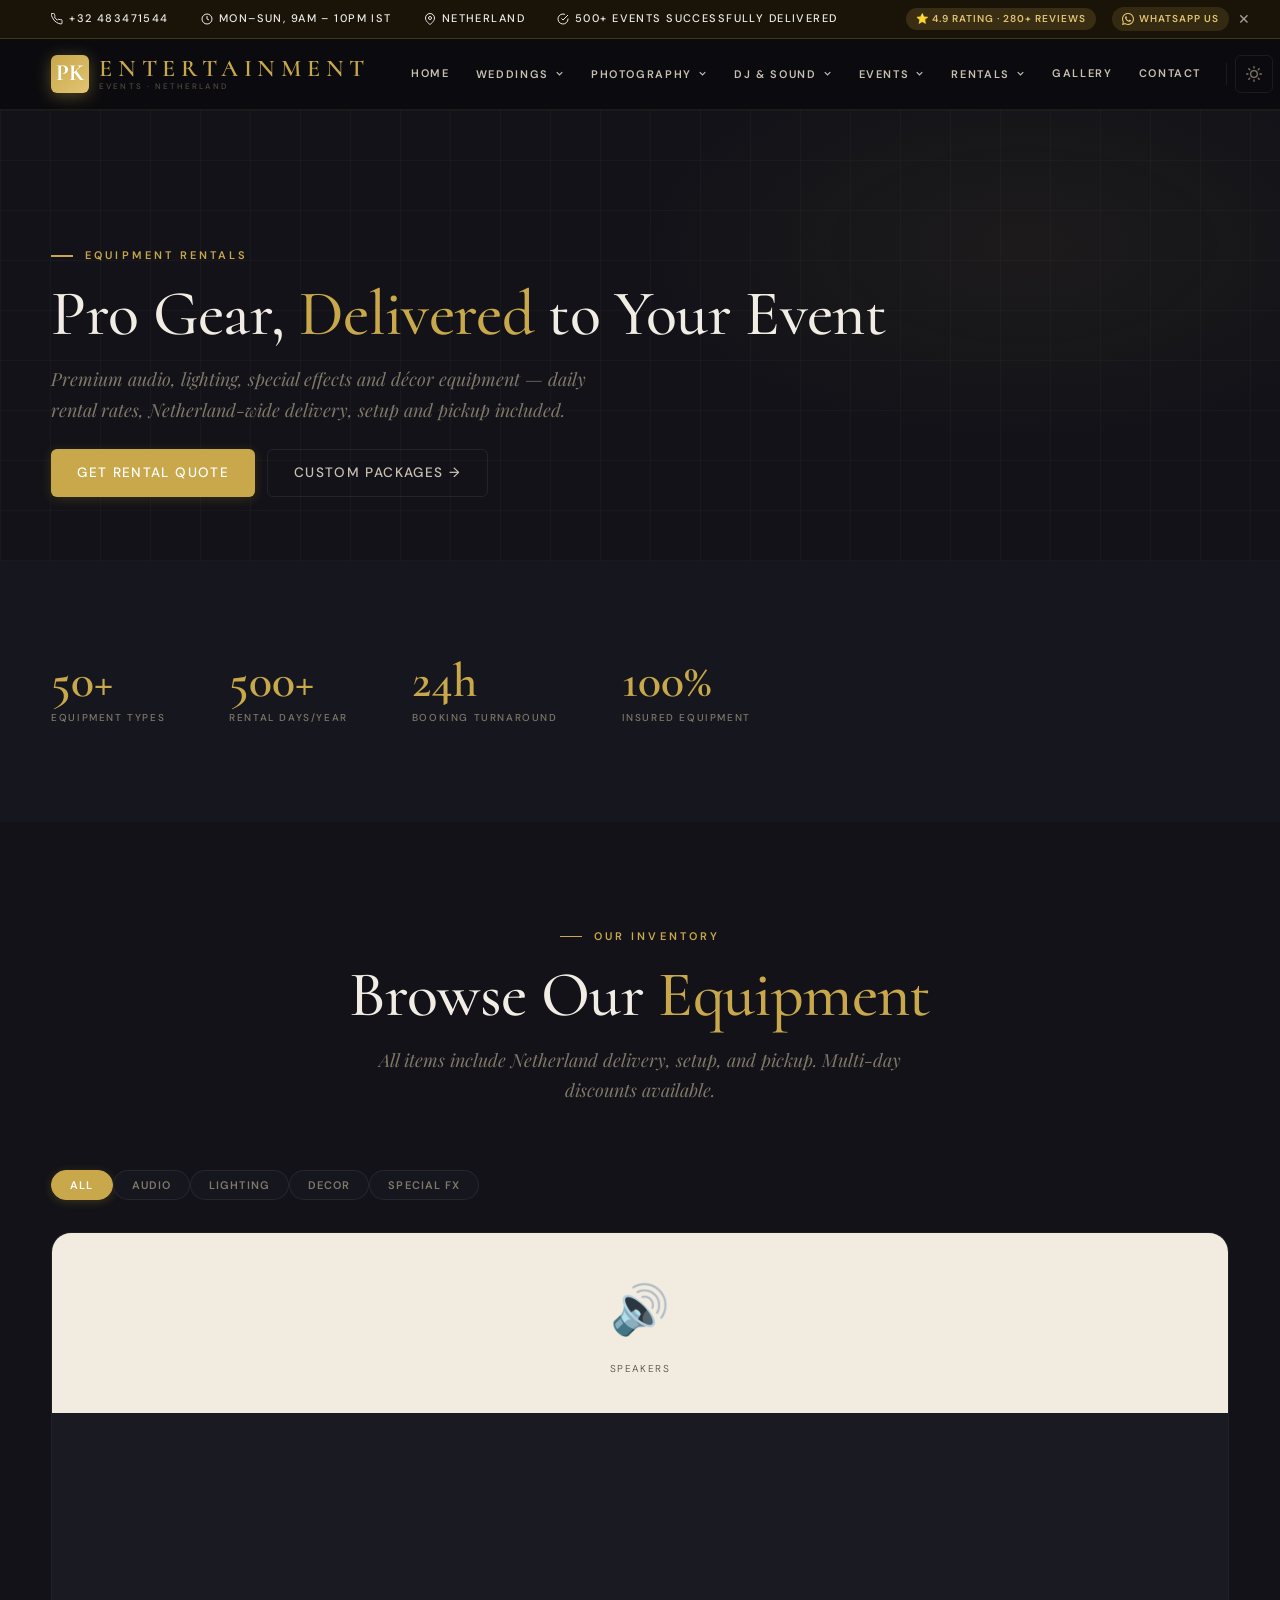
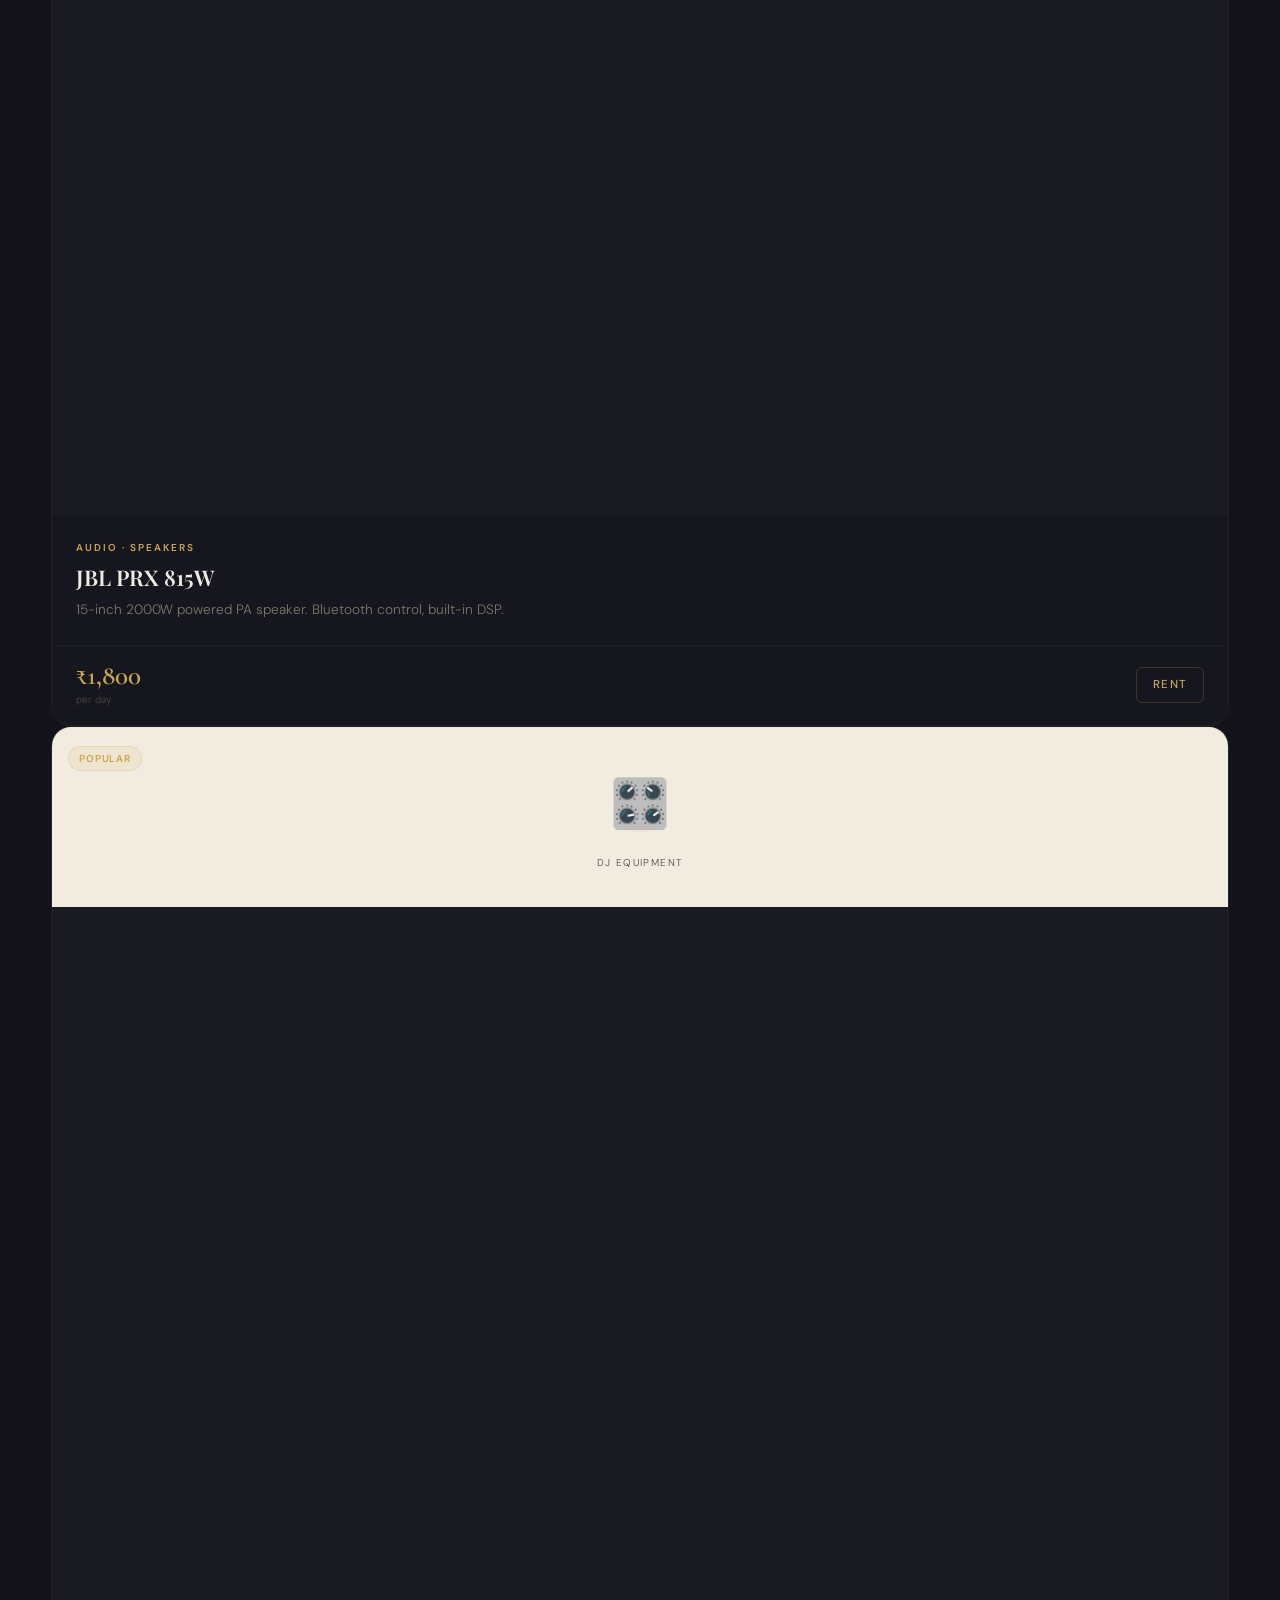
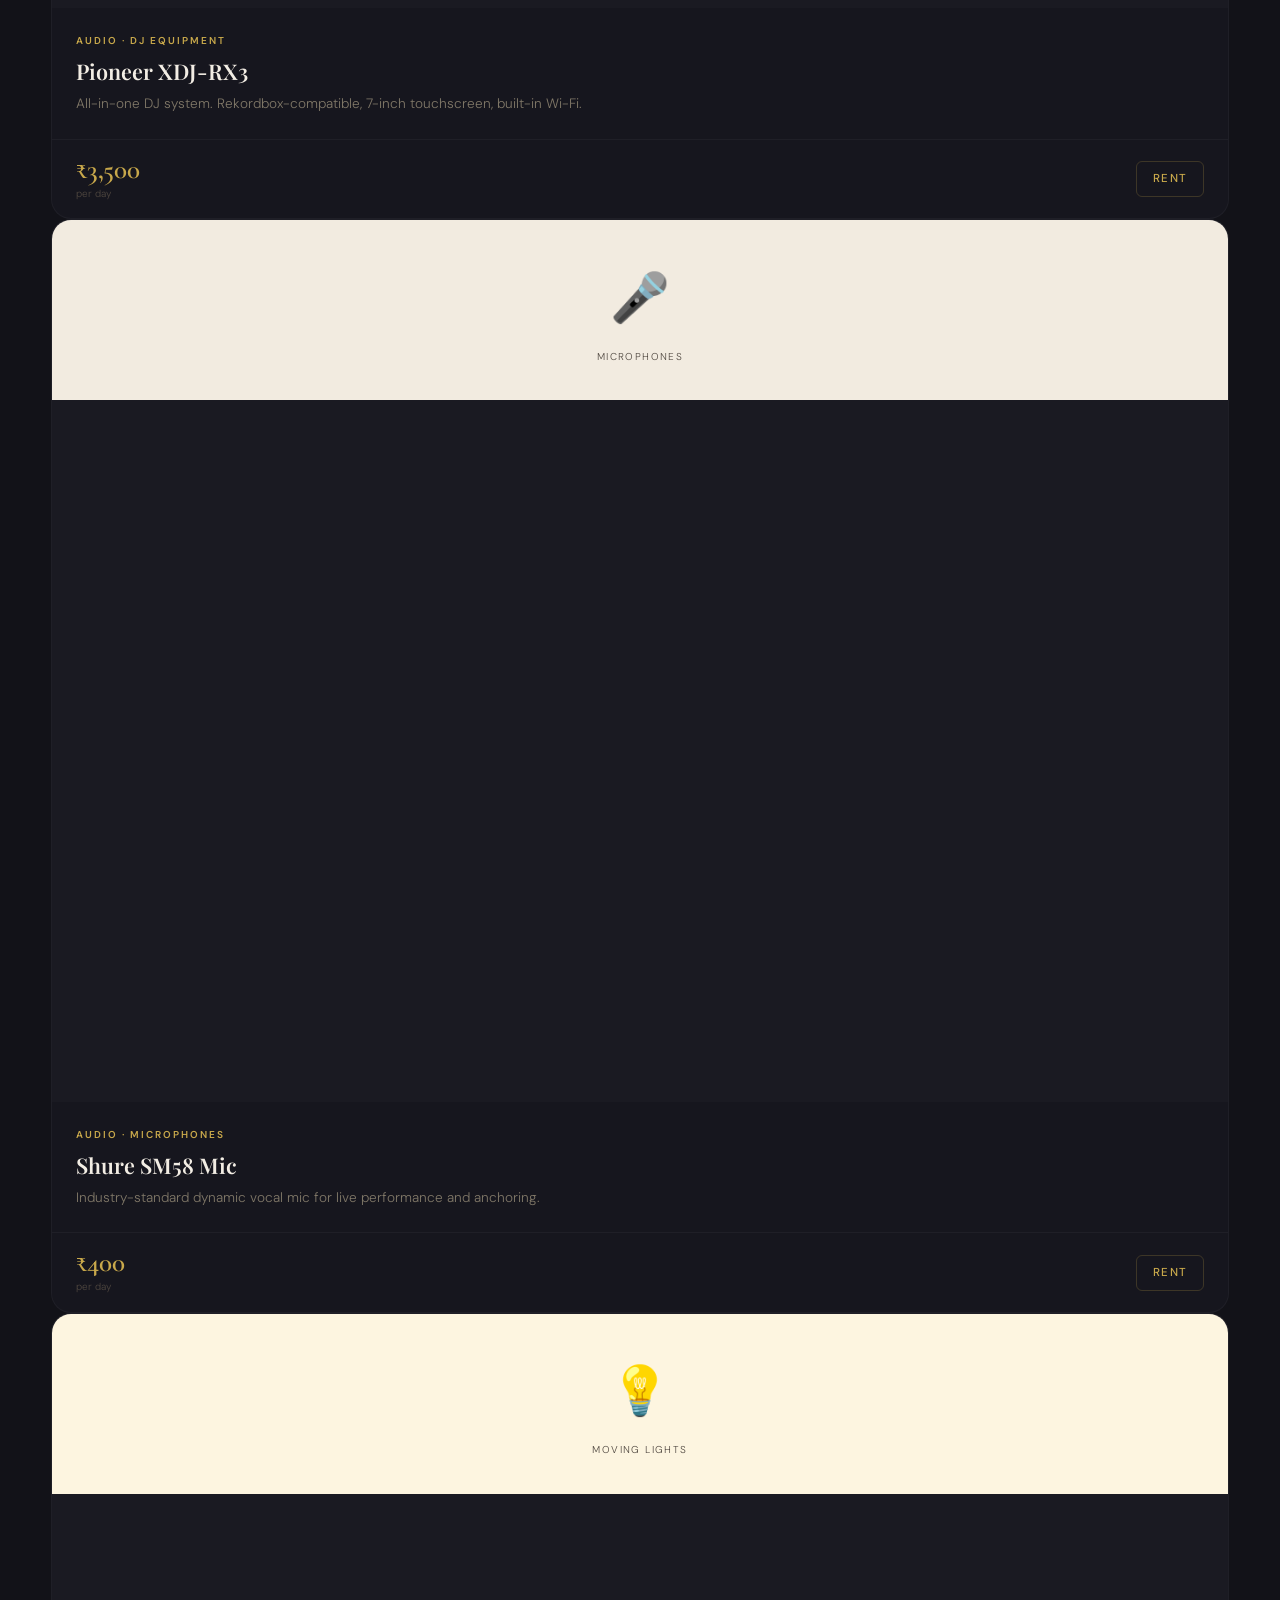
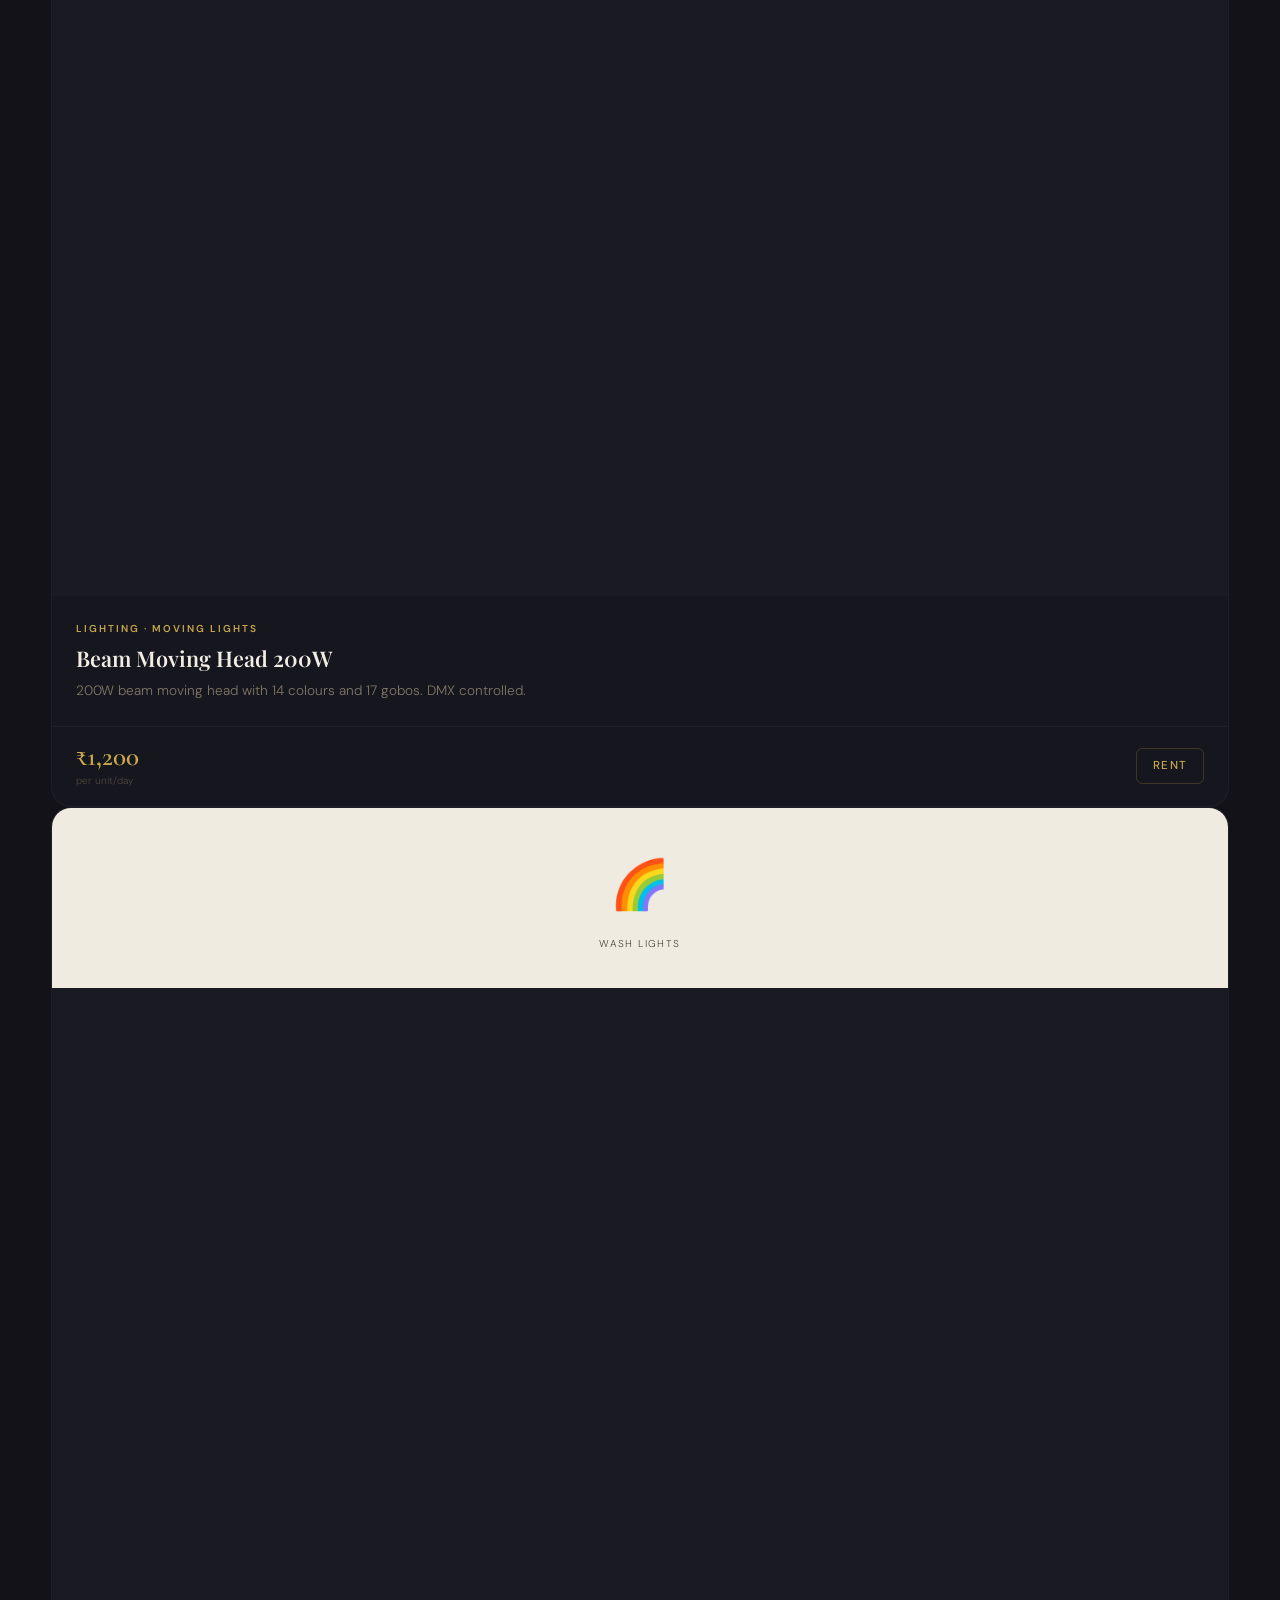
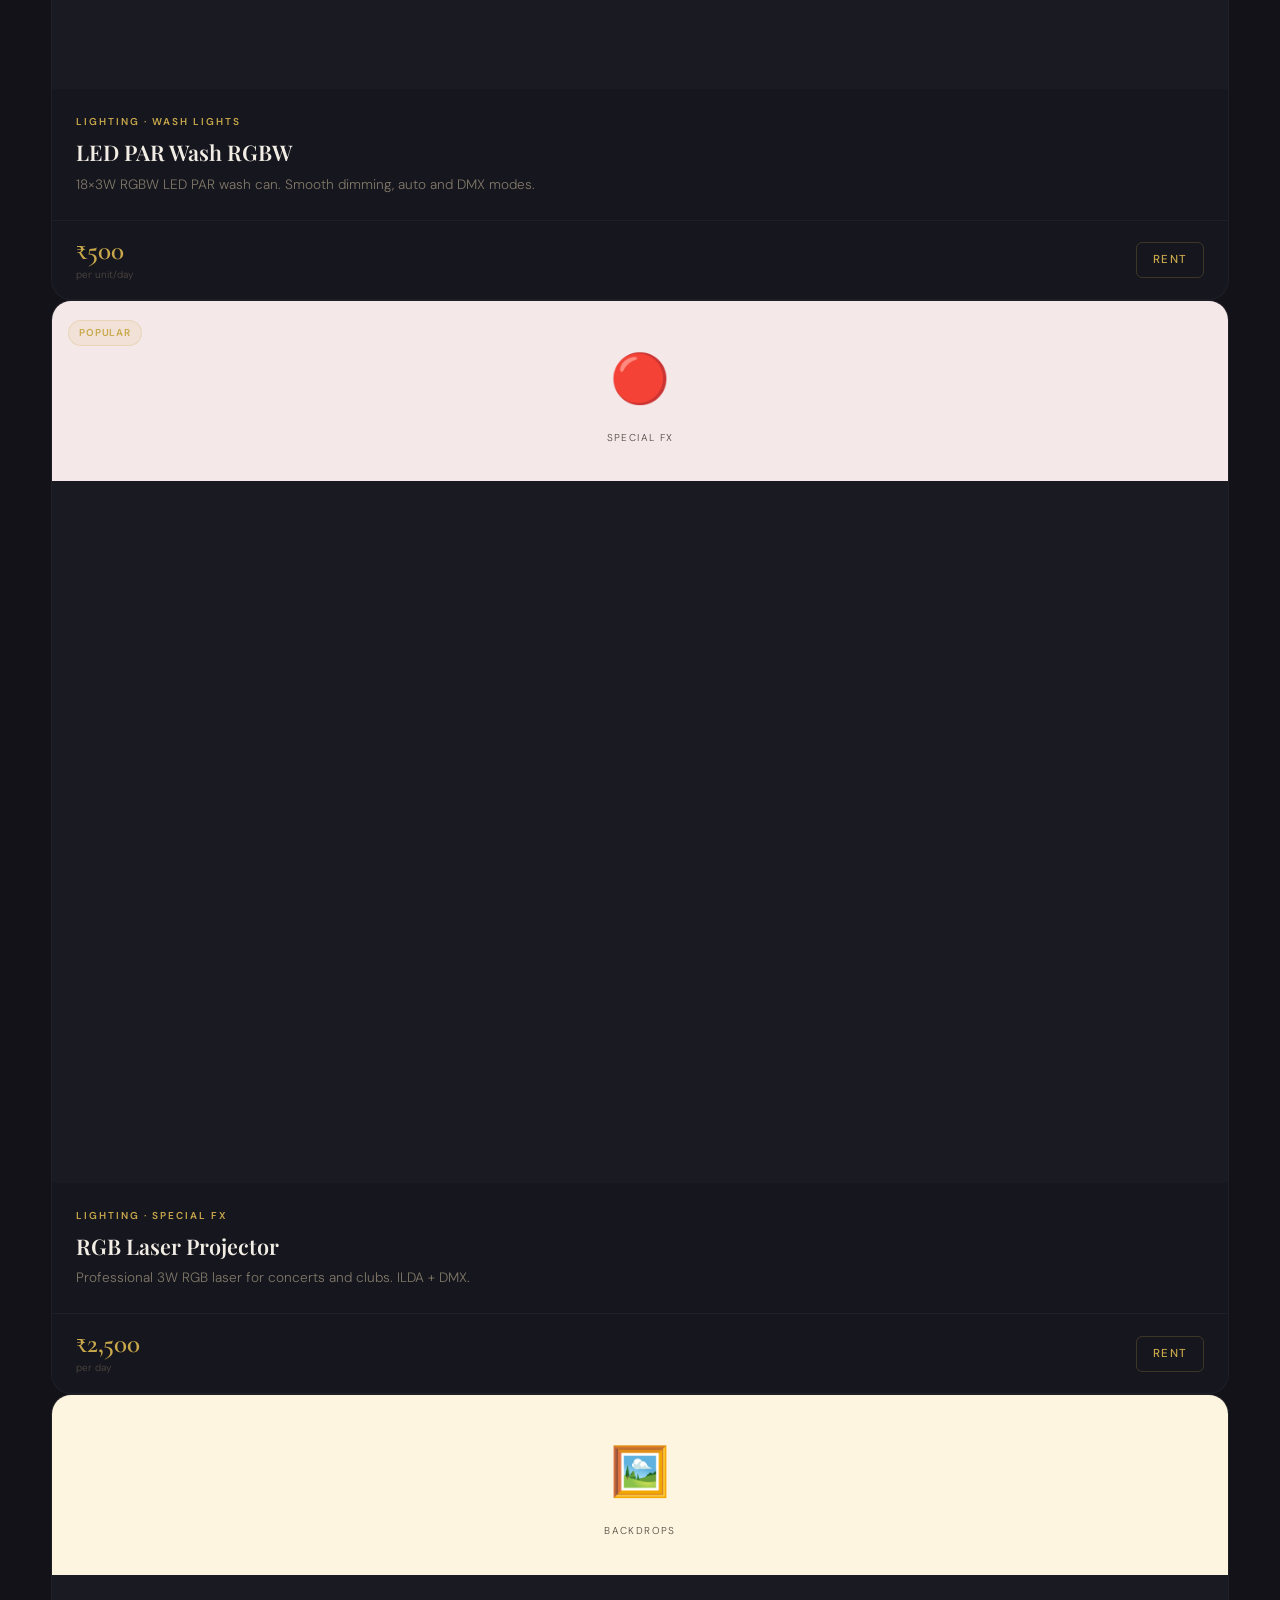
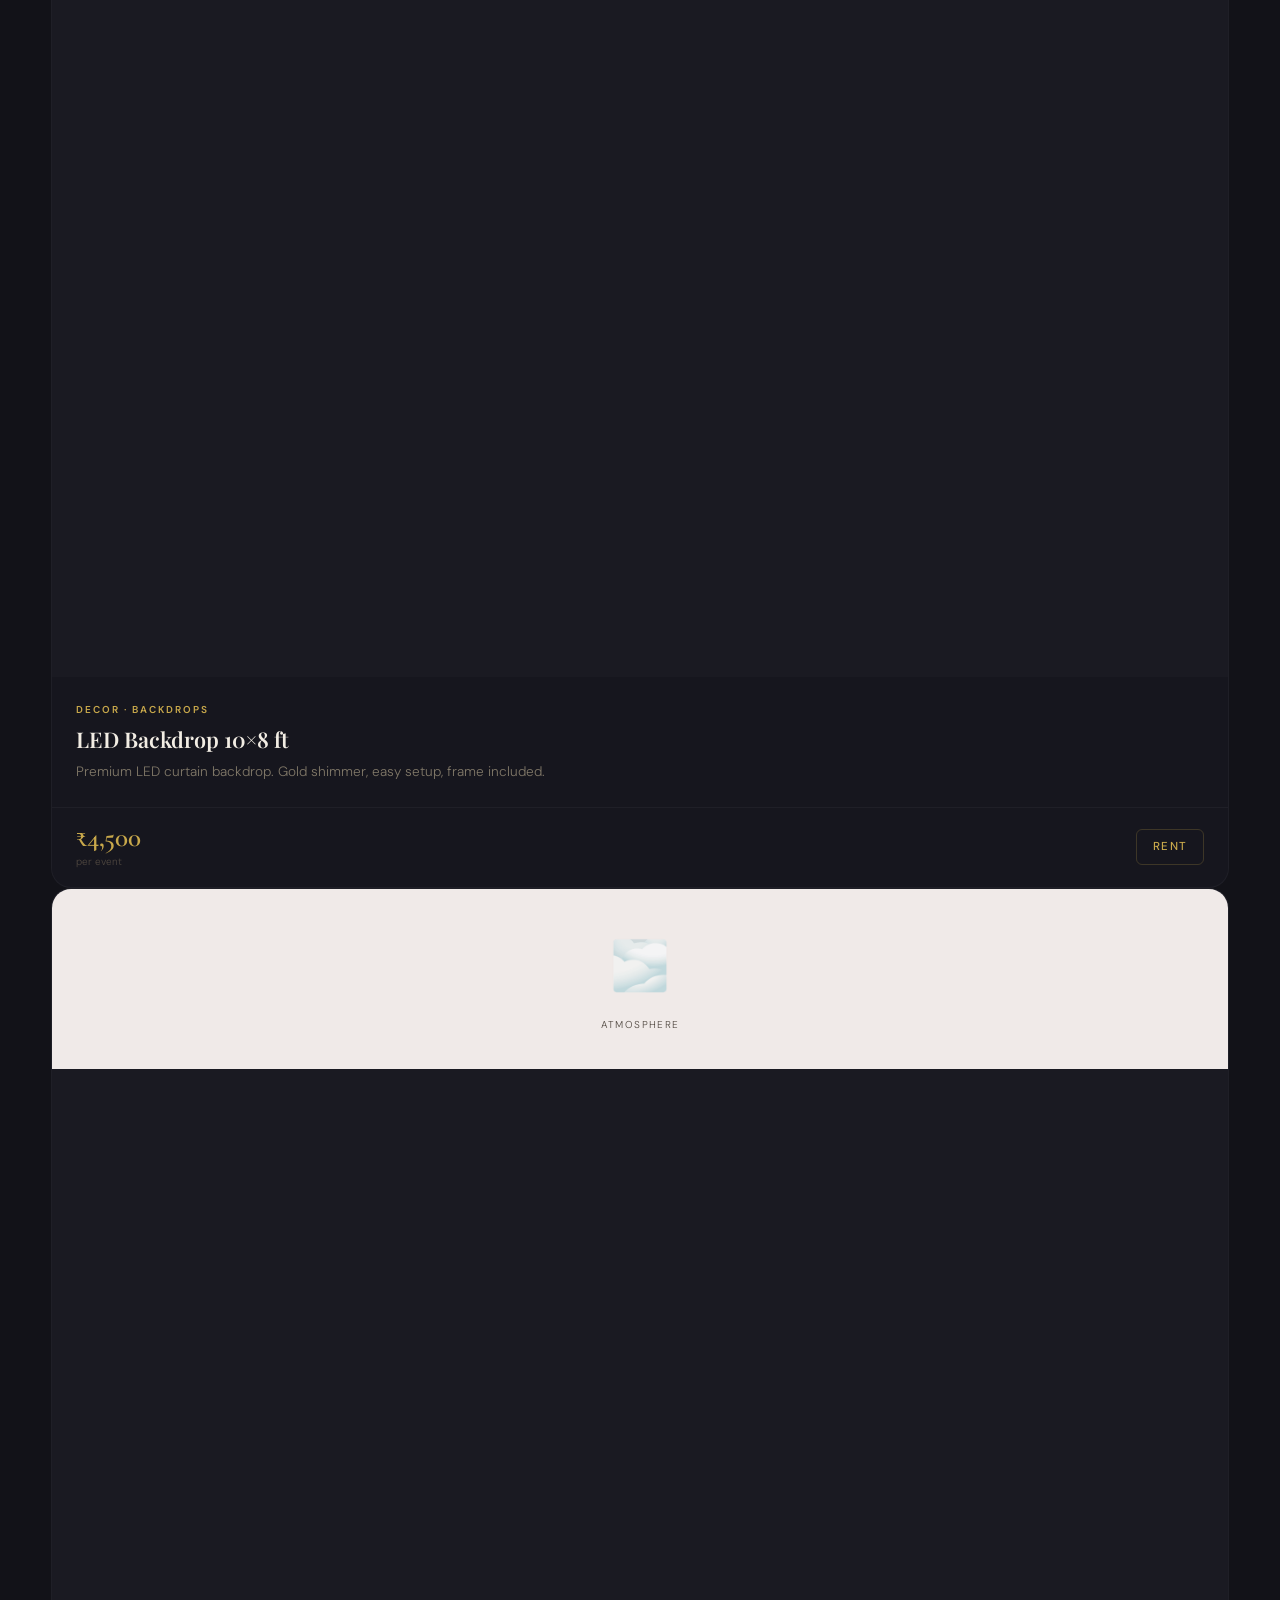
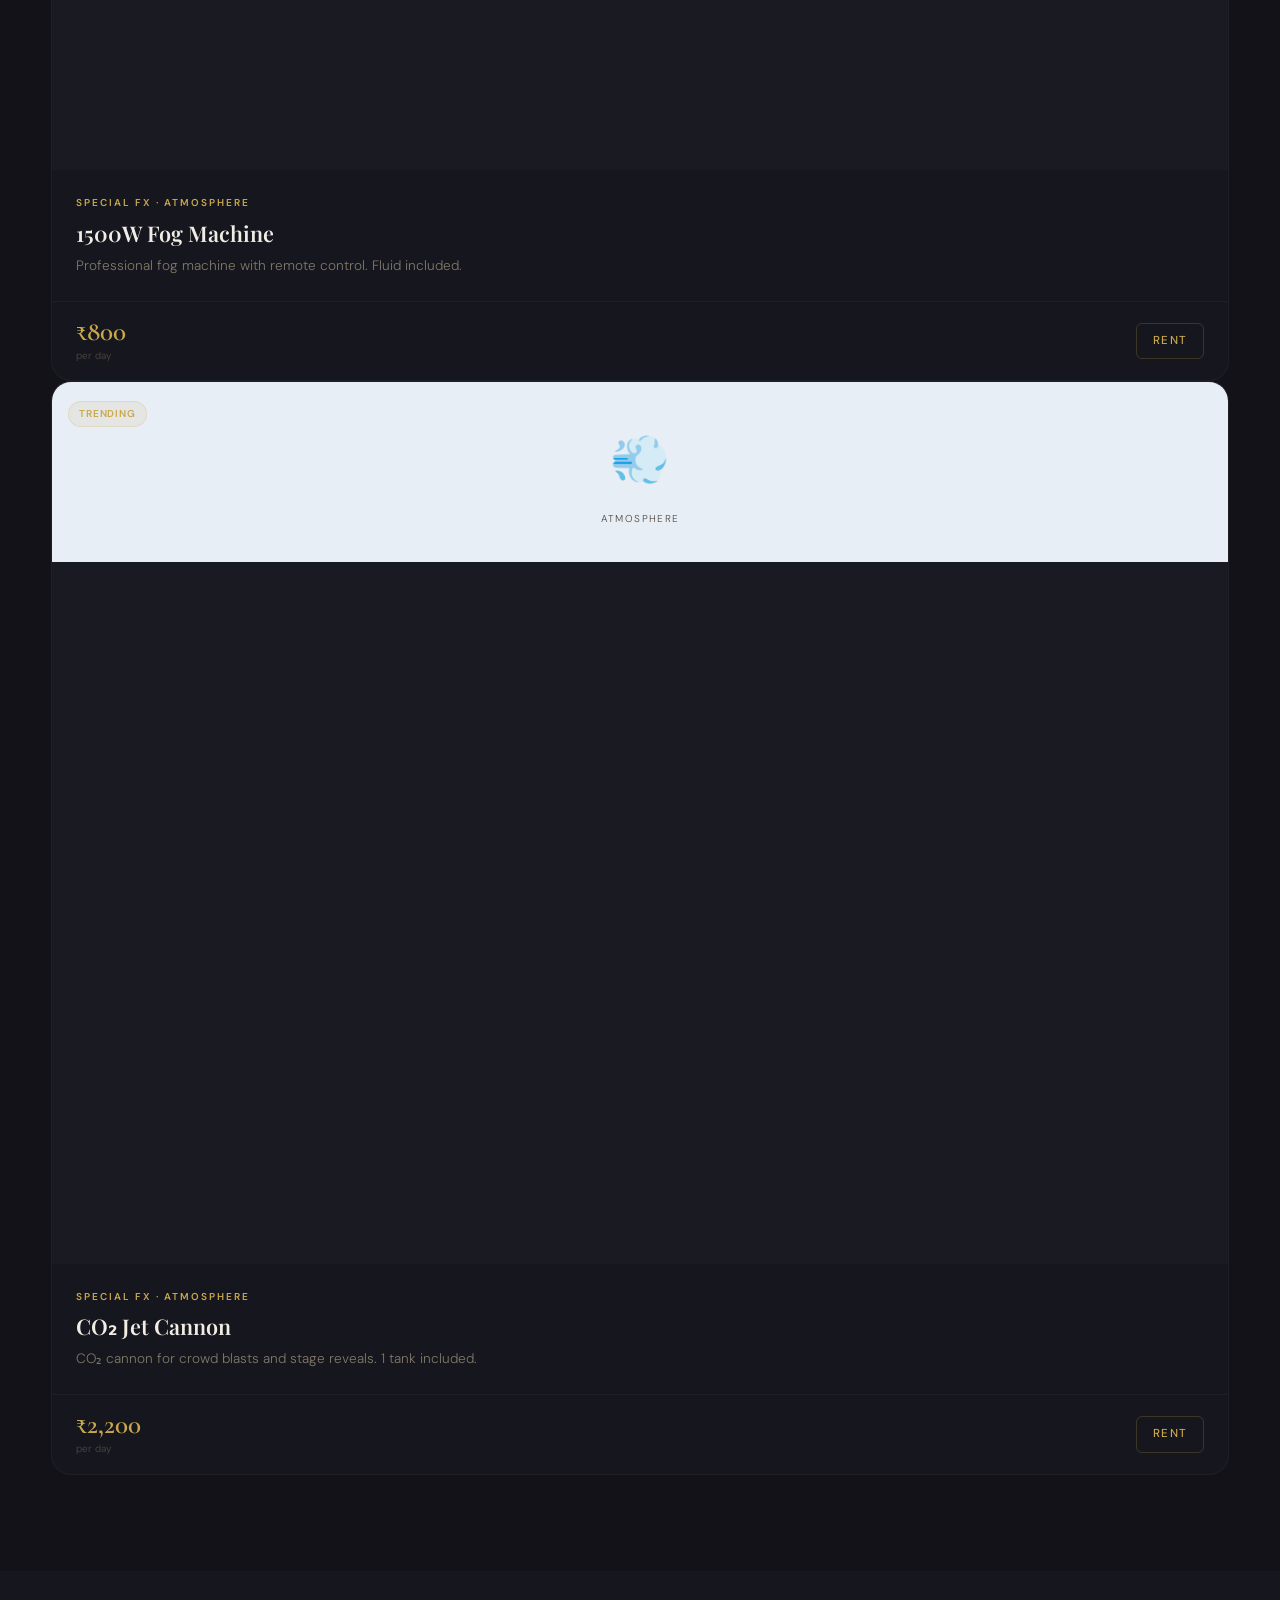
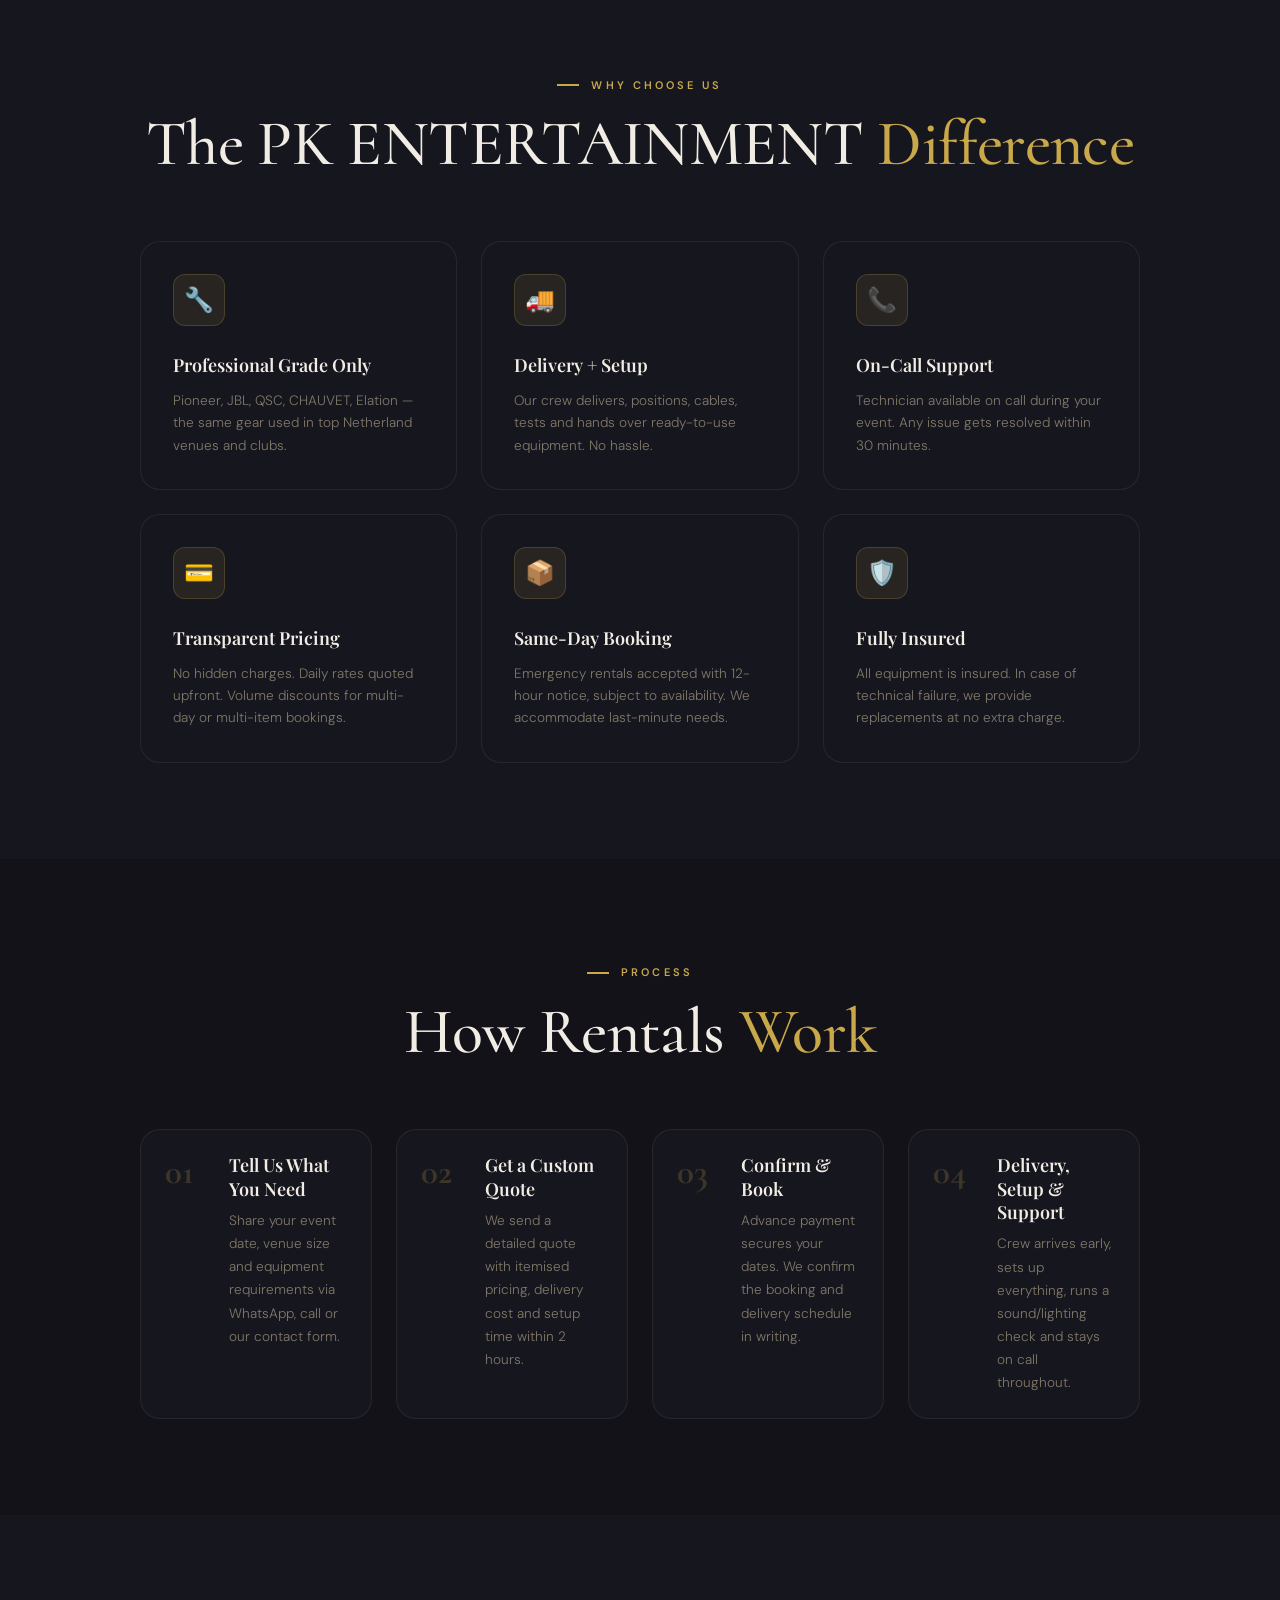
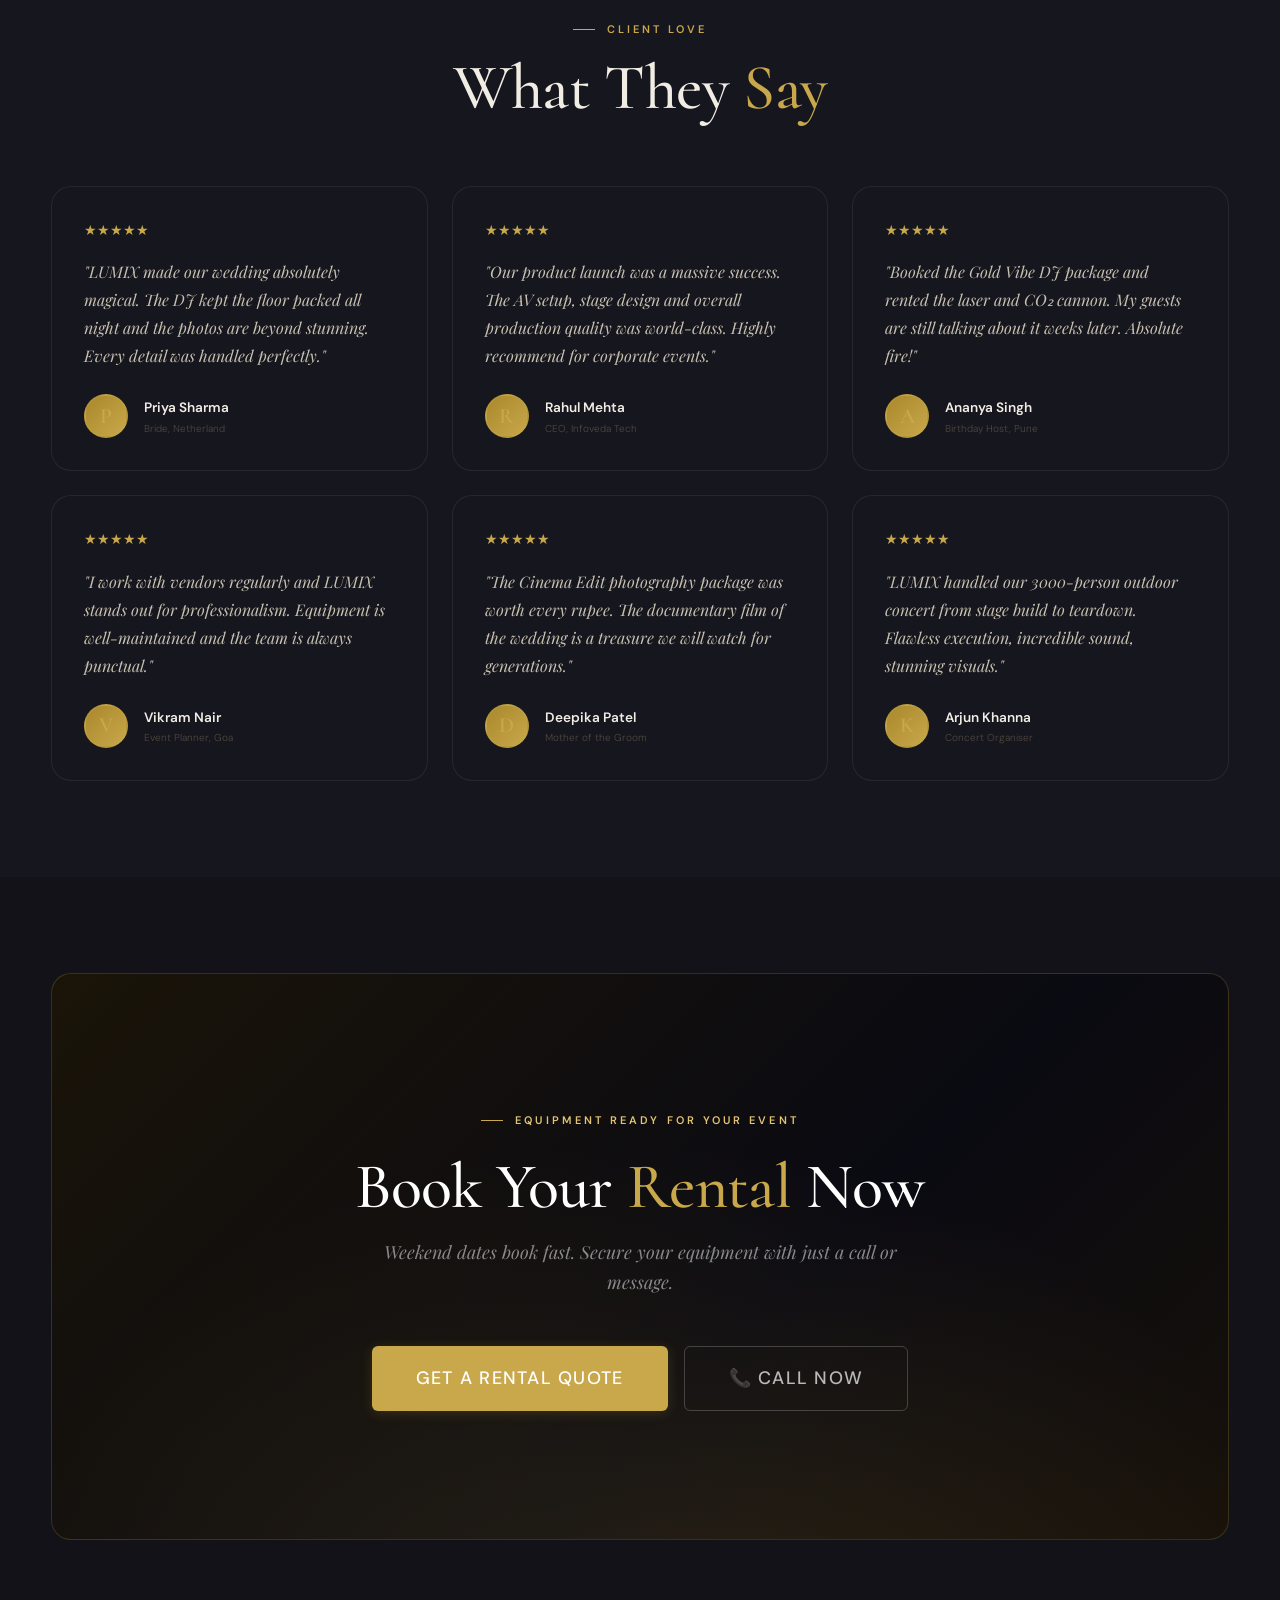
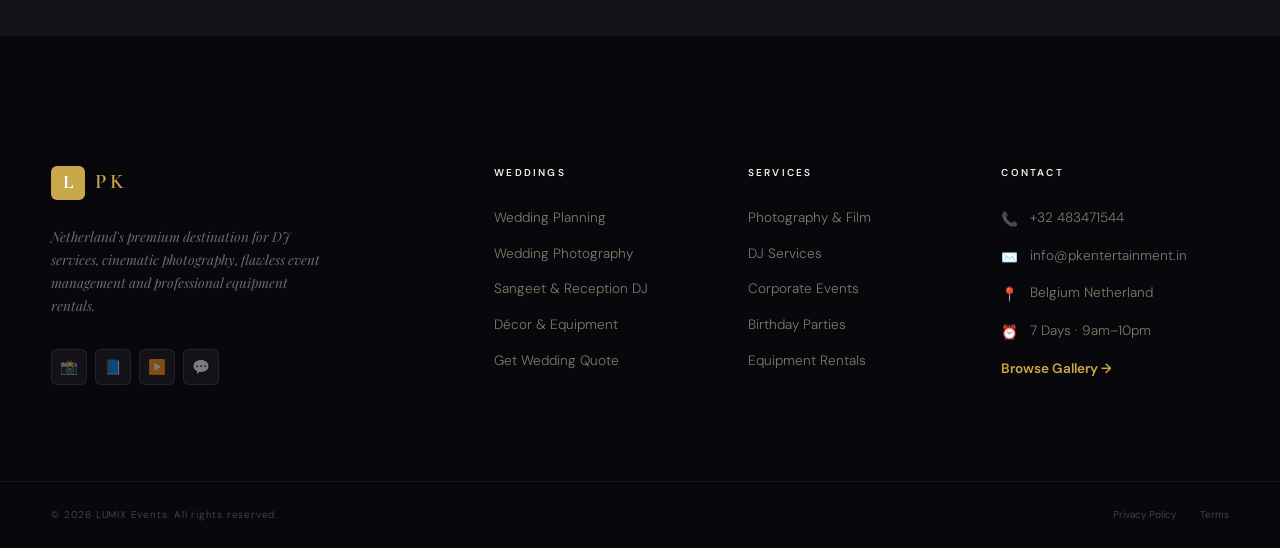
<file: services/rentals.html>
<!DOCTYPE html>
<html lang="en" data-theme="dark">
<head>
  <!-- Theme init (runs before paint to prevent flash) -->
  <script>
    (function(){
      var t = localStorage.getItem('lumix-theme') || 'dark';
      document.documentElement.setAttribute('data-theme', t);
    })();
  </script>
  <meta charset="UTF-8"><meta name="viewport" content="width=device-width, initial-scale=1.0">
  <title>Equipment Rentals — PK ENTERTAINMENT Events Netherland</title>
  <meta name="description" content="Professional event equipment rentals in Netherland — PA systems, DJ consoles, moving heads, lasers, LED backdrops, fog machines. Daily rates, delivery included.">
  <link rel="stylesheet" href="../css/variables.css">
  <link rel="stylesheet" href="../css/reset.css">
  <link rel="stylesheet" href="../css/navbar.css">
  <link rel="stylesheet" href="../css/components.css">
  <link rel="stylesheet" href="../css/sections.css">
  <link rel="stylesheet" href="../css/gallery.css">
</head>
<body data-page="rentals">
<div id="navbar-placeholder"></div>

<!-- PAGE HERO -->
<section class="page-hero">
  <div class="ph-bg"></div><div class="ph-grid"></div>
  <div class="ph-content">
    <div class="eyebrow">Equipment Rentals</div>
    <h1 class="section-title">Pro Gear, <span class="accent">Delivered</span> to Your Event</h1>
    <p class="section-sub">Premium audio, lighting, special effects and décor equipment — daily rental rates, Netherland-wide delivery, setup and pickup included.</p>
    <div style="display:flex;gap:var(--s3);flex-wrap:wrap;margin-top:var(--s5)">
      <a href="../contact.html?service=Rental" class="btn btn-gold">Get Rental Quote</a>
      <a href="../contact.html" class="btn btn-ghost">Custom Packages →</a>
    </div>
  </div>
</section>

<!-- STATS -->
<section class="section section-white"><div class="container">
  <div class="stats-row">
    <div class="stat-item reveal"><div class="stat-num">50+</div><div class="stat-label">Equipment Types</div></div>
    <div class="stat-item reveal rev-1"><div class="stat-num">500+</div><div class="stat-label">Rental Days/Year</div></div>
    <div class="stat-item reveal rev-2"><div class="stat-num">24h</div><div class="stat-label">Booking Turnaround</div></div>
    <div class="stat-item reveal rev-3"><div class="stat-num">100%</div><div class="stat-label">Insured Equipment</div></div>
  </div>
</div></section>

<!-- RENTALS FILTER + GRID -->
<section class="section section-alt"><div class="container">
  <div class="section-header centered reveal">
    <div class="eyebrow">Our Inventory</div>
    <h2 class="section-title">Browse Our <span class="accent">Equipment</span></h2>
    <p class="section-sub">All items include Netherland delivery, setup, and pickup. Multi-day discounts available.</p>
  </div>
  <div id="rentals-filter"></div>
  <div id="rentals-grid" style="margin-top:var(--s6)"></div>
</div></section>

<!-- WHY RENT FROM US -->
<section class="section section-white"><div class="container">
  <div class="section-header centered reveal">
    <div class="eyebrow">Why Choose Us</div>
    <h2 class="section-title">The PK ENTERTAINMENT <span class="accent">Difference</span></h2>
  </div>
  <div style="display:grid;grid-template-columns:repeat(auto-fill,minmax(260px,1fr));gap:var(--s5);max-width:1000px;margin:0 auto">
    <div class="why-card reveal rev-1"><div class="why-icon">🔧</div><div class="why-title">Professional Grade Only</div><p class="why-desc">Pioneer, JBL, QSC, CHAUVET, Elation — the same gear used in top Netherland venues and clubs.</p></div>
    <div class="why-card reveal rev-2"><div class="why-icon">🚚</div><div class="why-title">Delivery + Setup</div><p class="why-desc">Our crew delivers, positions, cables, tests and hands over ready-to-use equipment. No hassle.</p></div>
    <div class="why-card reveal rev-3"><div class="why-icon">📞</div><div class="why-title">On-Call Support</div><p class="why-desc">Technician available on call during your event. Any issue gets resolved within 30 minutes.</p></div>
    <div class="why-card reveal rev-4"><div class="why-icon">💳</div><div class="why-title">Transparent Pricing</div><p class="why-desc">No hidden charges. Daily rates quoted upfront. Volume discounts for multi-day or multi-item bookings.</p></div>
    <div class="why-card reveal rev-5"><div class="why-icon">📦</div><div class="why-title">Same-Day Booking</div><p class="why-desc">Emergency rentals accepted with 12-hour notice, subject to availability. We accommodate last-minute needs.</p></div>
    <div class="why-card reveal rev-6"><div class="why-icon">🛡️</div><div class="why-title">Fully Insured</div><p class="why-desc">All equipment is insured. In case of technical failure, we provide replacements at no extra charge.</p></div>
  </div>
</div></section>

<!-- HOW IT WORKS -->
<section class="section section-alt"><div class="container">
  <div class="section-header centered reveal">
    <div class="eyebrow">Process</div>
    <h2 class="section-title">How Rentals <span class="accent">Work</span></h2>
  </div>
  <div class="rental-steps">
    <div class="rs-step reveal rev-1">
      <div class="rs-num">01</div>
      <div class="rs-content">
        <div class="rs-title">Tell Us What You Need</div>
        <p class="rs-desc">Share your event date, venue size and equipment requirements via WhatsApp, call or our contact form.</p>
      </div>
    </div>
    <div class="rs-step reveal rev-2">
      <div class="rs-num">02</div>
      <div class="rs-content">
        <div class="rs-title">Get a Custom Quote</div>
        <p class="rs-desc">We send a detailed quote with itemised pricing, delivery cost and setup time within 2 hours.</p>
      </div>
    </div>
    <div class="rs-step reveal rev-3">
      <div class="rs-num">03</div>
      <div class="rs-content">
        <div class="rs-title">Confirm & Book</div>
        <p class="rs-desc">Advance payment secures your dates. We confirm the booking and delivery schedule in writing.</p>
      </div>
    </div>
    <div class="rs-step reveal rev-4">
      <div class="rs-num">04</div>
      <div class="rs-content">
        <div class="rs-title">Delivery, Setup & Support</div>
        <p class="rs-desc">Crew arrives early, sets up everything, runs a sound/lighting check and stays on call throughout.</p>
      </div>
    </div>
  </div>
</div></section>

<!-- TESTIMONIALS -->
<section class="section section-white"><div class="container">
  <div class="section-header centered reveal"><div class="eyebrow">Client Love</div><h2 class="section-title">What They <span class="accent">Say</span></h2></div>
  <div class="testi-grid" id="rentals-testimonials"></div>
</div></section>

<!-- CTA -->
<section class="section section-alt"><div class="container"><div class="cta-banner reveal"><div class="cta-inner">
  <div class="eyebrow" style="color:var(--gold-light);justify-content:center">Equipment Ready for Your Event</div>
  <h2 class="section-title" style="color:#fff;text-align:center;margin-top:var(--s2)">Book Your <span class="accent">Rental</span> Now</h2>
  <p class="section-sub" style="color:rgba(255,255,255,.5);text-align:center;margin-inline:auto">Weekend dates book fast. Secure your equipment with just a call or message.</p>
  <div class="cta-actions">
    <a href="../contact.html?service=Rental" class="btn btn-gold btn-xl">Get a Rental Quote</a>
    <a href="tel:+32 483471544" class="btn btn-ghost btn-xl" style="color:rgba(255,255,255,.7);border-color:rgba(255,255,255,.2)">📞 Call Now</a>
  </div>
</div></div></div></section>

<div id="footer-placeholder"></div>
<script src="../js/data/data.js"></script>
<script src="../js/components/Components.js"></script>
<script src="../js/main.js"></script>
<script src="../js/pages.js"></script>
</body></html>
</file>
<file: css/variables.css>
/* ============================================================
   LUMIX — Design Tokens  |  Dark (default) + Light themes
============================================================ */

/* ── Shared / invariant ────────────────────────────────── */
:root {
  /* Gold palette — same in both themes */
  --gold:        #C8A84B;
  --gold-light:  #E2C472;
  --gold-deep:   #A8882A;

  /* Typography */
  --font-display: 'Cormorant', serif;
  --font-heading: 'Playfair Display', serif;
  --font-body:    'DM Sans', sans-serif;
  --font-label:   'DM Sans', sans-serif;

  /* Scale */
  --text-xs:   0.72rem;
  --text-sm:   0.85rem;
  --text-base: 1rem;
  --text-lg:   1.125rem;
  --text-xl:   1.35rem;
  --text-2xl:  1.7rem;
  --text-3xl:  2.2rem;
  --text-4xl:  3rem;
  --text-5xl:  4.5rem;
  --text-6xl:  6.5rem;

  /* Spacing */
  --s1:  4px;  --s2:  8px;  --s3:  12px; --s4:  16px;
  --s5:  24px; --s6:  32px; --s7:  48px; --s8:  64px;
  --s9:  96px; --s10: 128px;

  /* Layout */
  --max-w:  1400px;
  --pad-x:  clamp(20px, 4vw, 72px);

  /* Radius */
  --r-sm:   3px;
  --r:      6px;
  --r-lg:   12px;
  --r-xl:   20px;
  --r-full: 9999px;

  /* Motion */
  --ease:        cubic-bezier(0.4,0,0.2,1);
  --ease-out:    cubic-bezier(0,0,0.2,1);
  --ease-spring: cubic-bezier(0.34,1.56,0.64,1);
  --fast:   180ms;
  --mid:    320ms;
  --slow:   500ms;

  /* Z-index */
  --z-base:    1;
  --z-card:    10;
  --z-sticky:  100;
  --z-overlay: 200;
  --z-modal:   300;
}

/* ══════════════════════════════════════════════════════════
   DARK THEME (default)
══════════════════════════════════════════════════════════ */
:root,
[data-theme="dark"] {
  color-scheme: dark;

  /* Backgrounds */
  --bg:        #0C0C10;
  --bg-2:      #121218;
  --bg-3:      #1A1A22;
  --surface:   #16161E;
  --surface-2: #1E1E28;

  /* Gold derivatives */
  --gold-pale:   rgba(200,168,75,0.10);
  --gold-dim:    rgba(200,168,75,0.07);
  --gold-border: rgba(200,168,75,0.22);
  --gold-glow:   rgba(200,168,75,0.28);

  /* Accent */
  --accent:     #5BA3E0;
  --accent-dim: rgba(91,163,224,0.10);

  /* Text */
  --text:   #F2EDE4;
  --text-2: #C8C0B0;
  --text-3: #807868;
  --text-4: #504840;

  /* Borders */
  --border:   rgba(200,168,75,0.18);
  --border-2: rgba(255,255,255,0.07);
  --border-3: rgba(255,255,255,0.04);

  /* Shadows */
  --shadow-xs:   0 2px 8px  rgba(0,0,0,0.45);
  --shadow-sm:   0 4px 16px rgba(0,0,0,0.50);
  --shadow:      0 8px 32px rgba(0,0,0,0.55);
  --shadow-lg:   0 20px 60px rgba(0,0,0,0.65);
  --shadow-gold: 0 8px 40px rgba(200,168,75,0.22);

  /* Navbar bg */
  --navbar-bg: rgba(12,12,16,0.97);
  --topbar-bg: #1A1408;

  /* Section alternates */
  --section-alt-bg:   var(--bg-2);
  --section-warm-bg:  var(--bg-3);
  --section-white-bg: var(--surface);

  /* Footer */
  --footer-bg: #08080C;
}

/* ══════════════════════════════════════════════════════════
   LIGHT THEME
══════════════════════════════════════════════════════════ */
[data-theme="light"] {
  color-scheme: light;

  /* Backgrounds */
  --bg:        #FDFAF5;
  --bg-2:      #F8F3EA;
  --bg-3:      #F2EBE0;
  --surface:   #FFFFFF;
  --surface-2: #FAF7F2;

  /* Gold derivatives */
  --gold-pale:   #F5EDD8;
  --gold-dim:    rgba(184,146,42,0.08);
  --gold-border: rgba(184,146,42,0.22);
  --gold-glow:   rgba(184,146,42,0.18);

  /* Gold overrides for light */
  --gold:       #B8922A;
  --gold-light: #D4AA4A;
  --gold-deep:  #8A6B1A;

  /* Accent */
  --accent:     #2A5C8A;
  --accent-dim: rgba(42,92,138,0.08);

  /* Text */
  --text:   #1C1610;
  --text-2: #4A4030;
  --text-3: #8A7A60;
  --text-4: #B8A890;

  /* Borders */
  --border:   rgba(184,146,42,0.18);
  --border-2: rgba(28,22,16,0.08);
  --border-3: rgba(28,22,16,0.04);

  /* Shadows */
  --shadow-xs:   0 2px 8px  rgba(28,22,16,0.06);
  --shadow-sm:   0 4px 16px rgba(28,22,16,0.08);
  --shadow:      0 8px 32px rgba(28,22,16,0.10);
  --shadow-lg:   0 20px 60px rgba(28,22,16,0.14);
  --shadow-gold: 0 8px 40px rgba(184,146,42,0.18);

  /* Navbar bg */
  --navbar-bg: rgba(253,250,245,0.97);
  --topbar-bg: var(--gold);

  /* Section alternates */
  --section-alt-bg:   var(--bg-2);
  --section-warm-bg:  var(--bg-3);
  --section-white-bg: var(--surface);

  /* Footer */
  --footer-bg: #1C1610;
}
</file>
<file: css/navbar.css>
/* ============================================================
   LUMIX — Navbar  |  Light Gold Theme  |  Rich Mega Menu
============================================================ */

/* ── Topbar ─────────────────────────────────────────────── */
.topbar {
  background: var(--topbar-bg, var(--gold));
  color: #fff;
  padding: 7px var(--pad-x);
  display: flex;
  align-items: center;
  font-size: 11px;
  font-weight: 500;
  letter-spacing: 0.13em;
  text-transform: uppercase;
  position: relative;
  gap: var(--s4);
}
.topbar-items { display: flex; align-items: center; gap: var(--s6); flex: 1; flex-wrap: wrap; }
.topbar-item { display: flex; align-items: center; gap: 6px; opacity: 0.92; }
.topbar-item svg { width: 12px; height: 12px; }
.topbar a { color: #fff; text-decoration: none; }
.topbar-right { margin-left: auto; display: flex; align-items: center; gap: var(--s4); flex-shrink: 0; }
.topbar-badge {
  padding: 2px 10px; background: rgba(255,255,255,0.2);
  border-radius: var(--r-full); font-size: 10px; font-weight: 600; letter-spacing: 0.1em;
}
.topbar-close {
  position: absolute; right: var(--s5); background: none; border: none;
  color: #fff; opacity: 0.6; cursor: pointer; font-size: 14px; padding: 2px 6px;
  transition: opacity var(--fast);
}
.topbar-close:hover { opacity: 1; }

/* ── Main nav ────────────────────────────────────────────── */
#navbar {
  position: sticky; top: 0; z-index: var(--z-sticky);
  background: var(--navbar-bg);
  backdrop-filter: blur(24px) saturate(1.8);
  -webkit-backdrop-filter: blur(24px) saturate(1.8);
  border-bottom: 1px solid rgba(184,146,42,0.12);
  transition: box-shadow var(--mid) var(--ease);
}
#navbar.scrolled { box-shadow: var(--shadow); }

.navbar-inner {
  max-width: var(--max-w);
  margin-inline: auto;
  padding-inline: var(--pad-x);
  height: 70px;
  display: flex;
  align-items: center;
  gap: var(--s3);
}

/* ── Logo ─────────────────────────────────────────────────── */
.nav-logo {
  display: flex; align-items: center; gap: 10px;
  text-decoration: none; flex-shrink: 0; margin-right: var(--s4);
}
.nav-logo-mark {
  width: 38px; height: 38px;
  background: linear-gradient(140deg, var(--gold) 0%, var(--gold-light) 100%);
  border-radius: var(--r); display: flex; align-items: center; justify-content: center;
  font-family: var(--font-display); font-size: 1.45rem; font-weight: 700;
  color: #fff; line-height: 1; flex-shrink: 0;
  box-shadow: 0 3px 12px rgba(184,146,42,0.32);
}
.nav-logo-text { display: flex; flex-direction: column; line-height: 1.1; }
.nav-logo-name {
  font-family: var(--font-display); font-size: 1.5rem; font-weight: 600;
  letter-spacing: 0.24em; color: var(--gold);
}
.nav-logo-tag { font-size: 8px; letter-spacing: 0.26em; text-transform: uppercase; color: var(--text-4); font-weight: 500; }

/* ── Link area ───────────────────────────────────────────── */
.nav-links { display: flex; align-items: stretch; flex: 1; }
.nav-item  { position: relative; display: flex; align-items: stretch; }

.nav-link, .nav-trigger {
  display: flex; align-items: center; gap: 5px;
  padding: 0 13px; height: 70px;
  font-size: 11px; font-weight: 600; letter-spacing: 0.15em; text-transform: uppercase;
  color: var(--text-2); background: none; border: none; cursor: pointer;
  white-space: nowrap; text-decoration: none; position: relative;
  transition: color var(--fast);
}
/* Gold underline on hover */
.nav-link::after, .nav-trigger::after {
  content: ''; position: absolute; bottom: 0; left: 13px; right: 13px;
  height: 2px; background: var(--gold); border-radius: 1px 1px 0 0;
  transform: scaleX(0); transition: transform var(--mid) var(--ease);
}
.nav-link:hover, .nav-link.active,
.nav-trigger:hover, .nav-item.open > .nav-trigger { color: var(--gold); }
.nav-link:hover::after, .nav-link.active::after,
.nav-item.open > .nav-trigger::after { transform: scaleX(1); }

.nav-chevron { width: 11px; height: 11px; flex-shrink: 0; transition: transform var(--mid) var(--ease); }
.nav-item.open > .nav-trigger .nav-chevron { transform: rotate(180deg); }

/* ── Right side ──────────────────────────────────────────── */
.nav-actions { margin-left: auto; display: flex; align-items: center; gap: var(--s2); flex-shrink: 0; }

.nav-icon-btn {
  width: 36px; height: 36px; border-radius: var(--r); border: 1px solid var(--border-2);
  display: flex; align-items: center; justify-content: center; color: var(--text-3);
  cursor: pointer; text-decoration: none; transition: all var(--fast); flex-shrink: 0;
}
.nav-icon-btn:hover { border-color: var(--gold-border); color: var(--gold); background: var(--gold-dim); }

.nav-divider { width: 1px; height: 22px; background: var(--border-2); }

.nav-phone {
  display: flex; align-items: center; gap: 7px;
  padding: 0 13px; height: 36px; border: 1px solid var(--border-2); border-radius: var(--r);
  font-size: 11px; font-weight: 600; letter-spacing: 0.06em; color: var(--text-2);
  text-decoration: none; transition: all var(--fast); white-space: nowrap;
}
.nav-phone:hover { border-color: var(--gold-border); color: var(--gold); background: var(--gold-dim); }
.nav-phone svg { width: 13px; height: 13px; }

.nav-cta {
  display: inline-flex; align-items: center; gap: 6px;
  padding: 9px 22px; background: var(--gold); color: #fff; border-radius: var(--r);
  font-size: 11px; font-weight: 600; letter-spacing: 0.14em; text-transform: uppercase;
  transition: background var(--fast), transform var(--fast), box-shadow var(--fast);
  white-space: nowrap; text-decoration: none;
}
.nav-cta:hover { background: var(--gold-light); transform: translateY(-1px); box-shadow: 0 4px 18px rgba(184,146,42,0.32); }

/* ══════════════════════════════════════════════════════════
   DROPDOWN (simple)
══════════════════════════════════════════════════════════ */
.dropdown {
  position: absolute; top: calc(100% + 1px); left: 0;
  min-width: 240px; background: var(--surface);
  border: 1px solid var(--border-2); border-top: 2px solid var(--gold);
  border-radius: 0 0 var(--r-lg) var(--r-lg);
  padding: var(--s3) 0; box-shadow: var(--shadow-lg);
  opacity: 0; pointer-events: none; transform: translateY(-8px);
  transition: opacity var(--mid) var(--ease), transform var(--mid) var(--ease);
}
.nav-item.open > .dropdown { opacity: 1; pointer-events: all; transform: translateY(0); }

.dd-item {
  display: flex; align-items: flex-start; gap: var(--s3);
  padding: 10px 18px; text-decoration: none; cursor: pointer;
  transition: background var(--fast), color var(--fast);
}
.dd-item:hover { background: var(--gold-dim); }
.dd-item .ddi-icon {
  width: 34px; height: 34px; border-radius: var(--r);
  background: var(--gold-pale); border: 1px solid var(--gold-border);
  display: flex; align-items: center; justify-content: center; font-size: 1rem; flex-shrink: 0;
}
.dd-item .ddi-name { font-size: var(--text-sm); font-weight: 600; color: var(--text); line-height: 1.25; }
.dd-item:hover .ddi-name { color: var(--gold); }
.dd-item .ddi-sub { font-size: 10px; color: var(--text-4); margin-top: 1px; }
.dd-sep { height: 1px; background: var(--border-3); margin: var(--s2) var(--s4); }
.dd-footer { padding: var(--s3) var(--s4) var(--s2); font-size: 10px; letter-spacing: 0.18em; text-transform: uppercase; color: var(--text-4); font-weight: 600; }
.dd-cta-row { padding: var(--s3) var(--s4); }
.dd-cta-row a {
  display: flex; align-items: center; justify-content: center; gap: 6px;
  padding: 9px; background: var(--gold-pale); border: 1px solid var(--gold-border);
  border-radius: var(--r); font-size: 11px; font-weight: 600; color: var(--gold);
  text-decoration: none; letter-spacing: 0.1em; text-transform: uppercase;
  transition: all var(--fast);
}
.dd-cta-row a:hover { background: var(--gold); color: #fff; }

/* ══════════════════════════════════════════════════════════
   MEGA MENU — SERVICES (4 columns)
══════════════════════════════════════════════════════════ */
.mega {
  position: absolute; top: calc(100% + 1px);
  left: 50%; transform: translateX(-50%) translateY(-8px);
  background: var(--surface); width: min(980px, 94vw);
  border: 1px solid var(--border-2); border-top: 2px solid var(--gold);
  border-radius: 0 0 var(--r-xl) var(--r-xl); box-shadow: var(--shadow-lg);
  opacity: 0; pointer-events: none;
  transition: opacity var(--mid) var(--ease), transform var(--mid) var(--ease);
}
.nav-item.open > .mega { opacity: 1; pointer-events: all; transform: translateX(-50%) translateY(0); }

/* 4-col service grid */
.mega-grid {
  display: grid; grid-template-columns: repeat(4,1fr);
  padding: var(--s6) var(--s5) 0; gap: 0;
}
.mega-card {
  display: flex; flex-direction: column; gap: var(--s3);
  padding: var(--s5); border-radius: var(--r-lg); text-decoration: none;
  cursor: pointer; transition: background var(--fast);
}
.mega-card:hover { background: var(--gold-dim); }
.mega-card-icon {
  width: 46px; height: 46px; border-radius: var(--r);
  background: var(--gold-pale); border: 1px solid var(--gold-border);
  display: flex; align-items: center; justify-content: center; font-size: 1.4rem;
  flex-shrink: 0; transition: transform var(--mid) var(--ease-spring);
}
.mega-card:hover .mega-card-icon { transform: scale(1.1) rotate(-4deg); }
.mega-card-name {
  font-family: var(--font-heading); font-size: var(--text-lg); font-weight: 600;
  color: var(--text); line-height: 1.2;
}
.mega-card-desc { font-size: var(--text-xs); color: var(--text-3); line-height: 1.6; flex: 1; }
.mega-card-from {
  font-size: 10px; font-weight: 600; letter-spacing: 0.1em;
  text-transform: uppercase; color: var(--gold);
  display: flex; align-items: center; gap: 4px;
}
.mega-card-from svg { width: 11px; height: 11px; }

/* Bottom strip */
.mega-strip {
  display: flex; align-items: center; justify-content: space-between;
  padding: var(--s4) var(--s7); border-top: 1px solid var(--border-3);
  background: var(--bg-2); border-radius: 0 0 var(--r-xl) var(--r-xl);
  margin-top: var(--s4); flex-wrap: wrap; gap: var(--s3);
}
.mega-strip-tags { display: flex; gap: var(--s2); flex-wrap: wrap; }
.mega-strip-tag {
  padding: 4px 13px; border-radius: var(--r-full); border: 1px solid var(--gold-border);
  font-size: 11px; font-weight: 500; color: var(--gold); background: var(--gold-pale);
  text-decoration: none; transition: all var(--fast);
}
.mega-strip-tag:hover { background: var(--gold); color: #fff; border-color: var(--gold); }
.mega-strip-cta {
  display: flex; align-items: center; gap: 6px; font-size: 11px; font-weight: 600;
  letter-spacing: 0.12em; text-transform: uppercase; color: var(--gold); text-decoration: none;
  transition: gap var(--fast);
}
.mega-strip-cta:hover { gap: 10px; }
.mega-strip-cta svg { width: 13px; height: 13px; }

/* ══════════════════════════════════════════════════════════
   MEGA MENU — WEDDINGS (2-col rich layout)
══════════════════════════════════════════════════════════ */
.mega-wedding {
  position: absolute; top: calc(100% + 1px); left: 0;
  width: 620px; background: var(--surface);
  border: 1px solid var(--border-2); border-top: 2px solid var(--gold);
  border-radius: 0 0 var(--r-xl) var(--r-xl); box-shadow: var(--shadow-lg);
  opacity: 0; pointer-events: none; transform: translateY(-8px);
  transition: opacity var(--mid) var(--ease), transform var(--mid) var(--ease);
  display: grid; grid-template-columns: 1fr 1px 200px;
}
.nav-item.open > .mega-wedding { opacity: 1; pointer-events: all; transform: translateY(0); }

.mw-main { padding: var(--s6); }
.mw-heading { font-family: var(--font-display); font-size: var(--text-2xl); font-weight: 500; color: var(--text); margin-bottom: var(--s2); }
.mw-heading span { color: var(--gold); }
.mw-sub { font-size: var(--text-xs); color: var(--text-3); line-height: 1.6; margin-bottom: var(--s5); }
.mw-links { display: flex; flex-direction: column; gap: 0; }
.mw-link {
  display: flex; align-items: center; gap: var(--s3);
  padding: 10px 0; border-bottom: 1px solid var(--border-3);
  text-decoration: none; transition: all var(--fast);
}
.mw-link:last-child { border-bottom: none; }
.mw-link:hover .mwl-name { color: var(--gold); }
.mwl-icon {
  width: 36px; height: 36px; border-radius: var(--r);
  background: var(--gold-pale); border: 1px solid var(--gold-border);
  display: flex; align-items: center; justify-content: center; font-size: 1rem; flex-shrink: 0;
}
.mwl-name { font-size: var(--text-sm); font-weight: 600; color: var(--text); transition: color var(--fast); }
.mwl-sub { font-size: 10px; color: var(--text-4); margin-top: 1px; }
.mwl-arrow { margin-left: auto; width: 16px; height: 16px; color: var(--text-4); flex-shrink: 0; }

.mw-divider { background: var(--border-3); }

.mw-aside {
  background: linear-gradient(160deg, var(--gold-pale), rgba(255,255,255,.3));
  padding: var(--s6) var(--s5);
  display: flex; flex-direction: column; gap: var(--s5);
  border-radius: 0 0 var(--r-xl) 0;
}
.mw-aside-label { font-size: 10px; font-weight: 600; letter-spacing: 0.2em; text-transform: uppercase; color: var(--text-4); }
.mw-stat { display: flex; flex-direction: column; gap: 2px; }
.mw-stat-num { font-family: var(--font-display); font-size: var(--text-3xl); color: var(--gold); font-weight: 600; line-height: 1; }
.mw-stat-lbl { font-size: 11px; color: var(--text-3); }
.mw-cta {
  margin-top: auto; padding: 9px 0; text-align: center; background: var(--gold);
  border-radius: var(--r); color: #fff; font-size: 11px; font-weight: 600;
  letter-spacing: 0.12em; text-transform: uppercase; text-decoration: none; transition: background var(--fast);
}
.mw-cta:hover { background: var(--gold-light); }

/* ══════════════════════════════════════════════════════════
   MEGA MENU — PHOTOGRAPHY (2-col)
══════════════════════════════════════════════════════════ */
.mega-photo {
  position: absolute; top: calc(100% + 1px); left: 0;
  width: 560px; background: var(--surface);
  border: 1px solid var(--border-2); border-top: 2px solid var(--gold);
  border-radius: 0 0 var(--r-xl) var(--r-xl); box-shadow: var(--shadow-lg);
  opacity: 0; pointer-events: none; transform: translateY(-8px);
  transition: opacity var(--mid) var(--ease), transform var(--mid) var(--ease);
  display: grid; grid-template-columns: 1fr 1fr;
}
.nav-item.open > .mega-photo { opacity: 1; pointer-events: all; transform: translateY(0); }

.mp-col { padding: var(--s6); }
.mp-col + .mp-col { border-left: 1px solid var(--border-3); }
.mp-col-title { font-size: 10px; font-weight: 600; letter-spacing: 0.2em; text-transform: uppercase; color: var(--text-4); margin-bottom: var(--s4); }
.mp-pkg {
  display: flex; align-items: flex-start; gap: var(--s3);
  padding: 9px 0; border-bottom: 1px solid var(--border-3); text-decoration: none;
}
.mp-pkg:last-of-type { border-bottom: none; }
.mp-pkg:hover .mp-pkg-name { color: var(--gold); }
.mp-pkg-icon {
  width: 34px; height: 34px; border-radius: var(--r); background: var(--gold-pale);
  border: 1px solid var(--gold-border); display: flex; align-items: center;
  justify-content: center; font-size: 1rem; flex-shrink: 0;
}
.mp-pkg-name { font-size: var(--text-sm); font-weight: 600; color: var(--text); line-height: 1.2; transition: color var(--fast); }
.mp-pkg-sub { font-size: 10px; color: var(--text-4); margin-top: 1px; }
.mp-pkg-price { font-size: 11px; color: var(--gold); font-weight: 600; margin-top: 3px; }
.mp-feat {
  display: flex; align-items: center; gap: var(--s3);
  padding: 8px 0; border-bottom: 1px solid var(--border-3);
  font-size: var(--text-sm); color: var(--text-3);
}
.mp-feat:last-child { border-bottom: none; }
.mp-feat-icon { font-size: 1rem; width: 22px; text-align: center; flex-shrink: 0; }
.mp-col-cta {
  display: flex; align-items: center; justify-content: center; gap: 6px;
  margin-top: var(--s4); padding: 9px; background: var(--gold-pale);
  border: 1px solid var(--gold-border); border-radius: var(--r);
  font-size: 11px; font-weight: 600; color: var(--gold); text-decoration: none;
  letter-spacing: 0.1em; text-transform: uppercase; transition: all var(--fast);
}
.mp-col-cta:hover { background: var(--gold); color: #fff; }

/* ── Overlay ─────────────────────────────────────────────── */
.nav-overlay {
  position: fixed; inset: 0; background: rgba(0,0,0,0.25);
  z-index: calc(var(--z-sticky) - 1); opacity: 0; pointer-events: none;
  transition: opacity var(--mid) var(--ease);
}
.nav-overlay.show { opacity: 1; pointer-events: all; }

/* ── Hamburger ───────────────────────────────────────────── */
.hamburger {
  display: none; flex-direction: column; justify-content: center; gap: 5px;
  width: 38px; height: 38px; border-radius: var(--r); border: 1px solid var(--border-2);
  cursor: pointer; background: none;
}
.hamburger span {
  display: block; width: 18px; height: 1.5px; background: var(--text); border-radius: 2px;
  margin: 0 auto; transition: transform var(--mid) var(--ease), opacity var(--mid);
}
.hamburger.open span:nth-child(1) { transform: translateY(6.5px) rotate(45deg); }
.hamburger.open span:nth-child(2) { opacity: 0; }
.hamburger.open span:nth-child(3) { transform: translateY(-6.5px) rotate(-45deg); }

/* ── Mobile drawer ───────────────────────────────────────── */
.m-drawer {
  position: fixed; inset: 0; background: var(--bg); z-index: var(--z-overlay);
  display: flex; flex-direction: column; overflow-y: auto;
  transform: translateX(100%); transition: transform var(--mid) var(--ease);
}
.m-drawer.open { transform: translateX(0); }
.m-drawer-head {
  display: flex; align-items: center; justify-content: space-between;
  padding: var(--s4) var(--pad-x); border-bottom: 1px solid var(--border-3); flex-shrink: 0;
}
.m-drawer-close {
  width: 38px; height: 38px; border-radius: var(--r); border: 1px solid var(--border-2);
  display: flex; align-items: center; justify-content: center; color: var(--text-3); cursor: pointer;
}
.m-drawer-body { padding: var(--s4) var(--pad-x) var(--s9); flex: 1; }
.m-section-lbl { font-size: 10px; font-weight: 600; letter-spacing: 0.22em; text-transform: uppercase; color: var(--text-4); padding: var(--s5) 0 var(--s3); }
.m-nav-link {
  display: flex; align-items: center; gap: var(--s4); padding: 13px 0;
  border-bottom: 1px solid var(--border-3); font-family: var(--font-heading);
  font-size: var(--text-xl); font-weight: 500; color: var(--text-2);
  text-decoration: none; transition: color var(--fast);
}
.m-nav-link:hover { color: var(--gold); }
.m-ni { font-size: 1.2rem; width: 28px; text-align: center; }
.m-drawer-actions { display: flex; flex-direction: column; gap: var(--s3); margin-top: var(--s7); }

/* ── Responsive ──────────────────────────────────────────── */
@media (max-width: 1020px) {
  .nav-links, .nav-phone, .nav-divider { display: none !important; }
  .hamburger { display: flex; }
}
@media (max-width: 520px) {
  .nav-cta { display: none; }
  .topbar-right { display: none; }
}

/* ══════════════════════════════════════════════════════════
   TOPBAR ENHANCEMENTS
══════════════════════════════════════════════════════════ */
.topbar-wa {
  display: flex; align-items: center; gap: 5px;
  padding: 3px 10px; background: rgba(255,255,255,0.18);
  border-radius: var(--r-full); font-size: 10px; font-weight: 600;
  color: #fff; text-decoration: none; letter-spacing: 0.1em;
  transition: background var(--fast);
}
.topbar-wa:hover { background: rgba(255,255,255,0.32); }

/* ══════════════════════════════════════════════════════════
   MEGA WEDDING FULL (4-col)
══════════════════════════════════════════════════════════ */

.nav-links {
  position: relative;
}

.mega-wedding-full {
  position: absolute;
  top: calc(100% + 1px);

  left: 100%;
  transform: translateX(-50%) translateY(-8px);

  background: var(--surface);
  width: min(1060px, 96vw);

  border: 1px solid var(--border-2);
  border-top: 3px solid var(--gold);
  border-radius: 0 0 var(--r-xl) var(--r-xl);
  box-shadow: var(--shadow-lg);

  opacity: 0;
  pointer-events: none;

  transition: opacity var(--mid) var(--ease),
              transform var(--mid) var(--ease);

  display: grid;
  grid-template-columns: 1fr 1px 1fr 1px 1fr 220px;
  grid-template-rows: auto auto;

  max-height: 80vh;
  overflow-y: auto;
}

.nav-item.open > .mega-wedding-full {
  opacity: 1;
  pointer-events: all;
  transform: translateX(-50%) translateY(0);
}

/* Column layout */
.mf-col {
  padding: var(--s6) var(--s5);
  display: flex; flex-direction: column; gap: var(--s1);
}
.mf-divider {
  width: 1px; background: var(--border-3);
  margin: var(--s4) 0;
}
.mf-col-head {
  display: flex; align-items: center; gap: var(--s3);
  margin-bottom: var(--s4); padding-bottom: var(--s3);
  border-bottom: 1px solid var(--border-3);
}
.mf-col-icon {
  width: 38px; height: 38px; border-radius: var(--r);
  background: var(--gold-pale); border: 1px solid var(--gold-border);
  display: flex; align-items: center; justify-content: center;
  font-size: 1.1rem; flex-shrink: 0;
}
.mf-col-title {
  font-family: var(--font-heading); font-size: var(--text-base);
  font-weight: 700; color: var(--text); line-height: 1.2;
}
.mf-col-sub {
  font-size: 10px; color: var(--gold); font-weight: 600;
  letter-spacing: 0.08em;
}
.mf-link {
  display: flex; align-items: flex-start; gap: var(--s3);
  padding: 8px var(--s3); border-radius: var(--r);
  text-decoration: none; cursor: pointer; transition: background var(--fast);
}
.mf-link:hover { background: var(--gold-dim); }
.mf-link:hover .mfl-name { color: var(--gold); }
.mfl-dot {
  width: 5px; height: 5px; border-radius: 50%;
  background: var(--gold-border); flex-shrink: 0; margin-top: 6px;
}
.mfl-name {
  font-size: var(--text-sm); font-weight: 600; color: var(--text);
  line-height: 1.25; transition: color var(--fast);
}
.mfl-sub { font-size: 10px; color: var(--text-4); margin-top: 2px; line-height: 1.4; }
.mf-cta-sm {
  display: inline-flex; align-items: center;
  margin-top: var(--s3); padding: 7px var(--s3);
  font-size: 11px; font-weight: 600; color: var(--gold);
  letter-spacing: 0.1em; text-transform: uppercase;
  text-decoration: none; border-radius: var(--r);
  background: var(--gold-pale); border: 1px solid var(--gold-border);
  transition: all var(--fast);
}
.mf-cta-sm:hover { background: var(--gold); color: #fff; }

/* Sidebar */
.mf-sidebar {
  background: linear-gradient(160deg, var(--gold-pale) 0%, rgba(255,255,255,0.4) 100%);
  padding: var(--s6) var(--s5);
  border-left: 1px solid var(--gold-border);
  display: flex; flex-direction: column; gap: var(--s4);
  border-radius: 0 0 var(--r-xl) 0;
  grid-row: 1;
}
.mfs-label {
  font-size: 9px; font-weight: 700; letter-spacing: 0.22em;
  text-transform: uppercase; color: var(--text-4);
}
.mfs-stats {
  display: flex; flex-direction: column; gap: var(--s3);
}
.mfs-stat { display: flex; flex-direction: column; gap: 1px; }
.mfs-num {
  font-family: var(--font-display); font-size: var(--text-3xl);
  color: var(--gold); font-weight: 600; line-height: 1;
}
.mfs-lbl { font-size: 10px; color: var(--text-3); }
.mfs-divider { height: 1px; background: var(--gold-border); }
.mfs-pricing { display: flex; flex-direction: column; gap: var(--s2); }
.mfs-price-row {
  display: flex; justify-content: space-between; align-items: center;
  font-size: 11px; color: var(--text-3);
}
.mfs-price-val { font-weight: 700; color: var(--text); }
.mfs-cta {
  display: flex; align-items: center; justify-content: center;
  padding: 10px; background: var(--gold); color: #fff;
  border-radius: var(--r); font-size: 11px; font-weight: 600;
  letter-spacing: 0.1em; text-transform: uppercase;
  text-decoration: none; text-align: center;
  transition: background var(--fast), transform var(--fast);
  margin-top: auto;
}
.mfs-cta:hover { background: var(--gold-light); transform: translateY(-1px); }
.mfs-wa {
  display: flex; align-items: center; justify-content: center;
  padding: 8px; background: #25D366; color: #fff;
  border-radius: var(--r); font-size: 11px; font-weight: 600;
  letter-spacing: 0.1em; text-decoration: none; text-align: center;
  transition: background var(--fast);
}
.mfs-wa:hover { background: #128C7E; }

/* Bottom strip spans all columns */
.mega-wedding-full .mega-strip {
  grid-column: 1 / -1;
}

/* ══════════════════════════════════════════════════════════
   MEGA PHOTOGRAPHY RICH
══════════════════════════════════════════════════════════ */
.mega-photo-rich {
  position: absolute;
  top: calc(100% + 1px);

  left: 50%;
  transform: translateX(-50%) translateY(-8px);

  width: min(680px, 94vw);
  background: var(--surface);

  border: 1px solid var(--border-2);
  border-top: 3px solid var(--gold);
  border-radius: 0 0 var(--r-xl) var(--r-xl);
  box-shadow: var(--shadow-lg);

  opacity: 0;
  pointer-events: none;

  transition: opacity var(--mid) var(--ease),
              transform var(--mid) var(--ease);

  display: grid;
  grid-template-columns: 1fr 1px 1fr;

  /* ⭐ ADD THESE */
  max-height: 80vh;
  overflow-y: auto;
}

.nav-item.open > .mega-photo-rich {
  opacity: 1;
  pointer-events: all;
  transform: translateX(-50%) translateY(0);
}
.mpr-col { padding: var(--s6) var(--s5); display: flex; flex-direction: column; gap: var(--s2); }
.mpr-divider { width: 1px; background: var(--border-3); margin: var(--s4) 0; }
.mpr-col-head {
  font-size: 10px; font-weight: 700; letter-spacing: 0.2em;
  text-transform: uppercase; color: var(--text-4);
  margin-bottom: var(--s3); padding-bottom: var(--s3);
  border-bottom: 1px solid var(--border-3);
}
.mpr-pkg {
  display: flex; align-items: flex-start; gap: var(--s3);
  padding: var(--s3); border-radius: var(--r-lg); text-decoration: none;
  border: 1px solid transparent; transition: all var(--fast); position: relative;
}
.mpr-pkg:hover { background: var(--gold-dim); border-color: var(--gold-border); }
.featured-pkg { background: var(--gold-pale); border-color: var(--gold-border); }
.mpr-pkg-badge {
  position: absolute; top: -6px; right: var(--s3);
  padding: 2px 8px; background: var(--gold); color: #fff;
  border-radius: var(--r-full); font-size: 9px; font-weight: 700;
  letter-spacing: 0.08em; text-transform: uppercase;
}
.mpr-pkg-icon {
  width: 38px; height: 38px; border-radius: var(--r);
  background: var(--surface); border: 1px solid var(--gold-border);
  display: flex; align-items: center; justify-content: center;
  font-size: 1.1rem; flex-shrink: 0;
}
.mpr-pkg-name { font-size: var(--text-sm); font-weight: 700; color: var(--text); line-height: 1.2; }
.mpr-pkg-sub { font-size: 10px; color: var(--text-3); margin-top: 2px; line-height: 1.4; }
.mpr-pkg-price { font-size: 11px; color: var(--gold); font-weight: 700; margin-top: 3px; }
.mpr-view-all {
  display: flex; align-items: center; justify-content: center;
  padding: 8px; background: var(--gold-pale); border: 1px solid var(--gold-border);
  border-radius: var(--r); font-size: 11px; font-weight: 600;
  color: var(--gold); text-decoration: none; letter-spacing: 0.1em;
  text-transform: uppercase; transition: all var(--fast); margin-top: var(--s2);
}
.mpr-view-all:hover { background: var(--gold); color: #fff; }
.mpr-feat {
  display: flex; align-items: flex-start; gap: var(--s3);
  padding: 6px 0; border-bottom: 1px solid var(--border-3);
  font-size: var(--text-sm); color: var(--text);
}
.mpr-feat:last-of-type { border-bottom: none; }
.mprf-icon { font-size: 1.1rem; width: 22px; text-align: center; flex-shrink: 0; margin-top: 1px; }
.mprf-sub { font-size: 10px; color: var(--text-4); margin-top: 2px; }
.mpr-actions {
  display: flex; gap: var(--s2); margin-top: var(--s4); flex-wrap: wrap;
}
.mpr-btn-ghost, .mpr-btn-gold {
  flex: 1; display: flex; align-items: center; justify-content: center;
  padding: 8px 12px; border-radius: var(--r); font-size: 11px;
  font-weight: 600; text-decoration: none; letter-spacing: 0.08em;
  text-transform: uppercase; transition: all var(--fast);
}
.mpr-btn-ghost {
  background: var(--bg-2); border: 1px solid var(--border-2); color: var(--text-2);
}
.mpr-btn-ghost:hover { border-color: var(--gold-border); color: var(--gold); }
.mpr-btn-gold { background: var(--gold); color: #fff; }
.mpr-btn-gold:hover { background: var(--gold-light); transform: translateY(-1px); }

/* ══════════════════════════════════════════════════════════
   MEGA DJ & SOUND
══════════════════════════════════════════════════════════ */
.mega-dj {
  position: absolute;
  top: calc(100% + 1px);

  left: 50%;
  transform: translateX(-50%) translateY(-8px);

  width: min(660px, 94vw);
  background: var(--surface);

  border: 1px solid var(--border-2);
  border-top: 3px solid var(--gold);
  border-radius: 0 0 var(--r-xl) var(--r-xl);
  box-shadow: var(--shadow-lg);

  opacity: 0;
  pointer-events: none;

  transition: opacity var(--mid) var(--ease),
              transform var(--mid) var(--ease);

  display: grid;
  grid-template-columns: 1fr 1px 1fr;

  /* ⭐ ADD THESE */
  max-height: 80vh;
  overflow-y: auto;
}

.nav-item.open > .mega-dj {
  opacity: 1;
  pointer-events: all;
  transform: translateX(-50%) translateY(0);
}
.mdj-col { padding: var(--s6) var(--s5); display: flex; flex-direction: column; gap: var(--s2); }
.mdj-divider { width: 1px; background: var(--border-3); margin: var(--s4) 0; }
.mdj-col-head {
  font-size: 10px; font-weight: 700; letter-spacing: 0.2em;
  text-transform: uppercase; color: var(--text-4);
  margin-bottom: var(--s3); padding-bottom: var(--s3);
  border-bottom: 1px solid var(--border-3);
}
.mdj-pkg {
  display: flex; align-items: center; gap: var(--s3);
  padding: var(--s3); border-radius: var(--r-lg); text-decoration: none;
  border: 1px solid transparent; transition: all var(--fast); position: relative;
}
.mdj-pkg:hover { background: var(--gold-dim); border-color: var(--gold-border); }
.mdj-pkg.popular { background: var(--gold-pale); border-color: var(--gold-border); }
.mdj-pkg-badge {
  position: absolute; top: -6px; right: var(--s3);
  padding: 2px 8px; background: var(--accent); color: #fff;
  border-radius: var(--r-full); font-size: 9px; font-weight: 700;
  letter-spacing: 0.06em;
}
.mdj-pkg-icon {
  width: 38px; height: 38px; border-radius: var(--r);
  background: var(--surface); border: 1px solid var(--gold-border);
  display: flex; align-items: center; justify-content: center;
  font-size: 1.2rem; flex-shrink: 0;
}
.mdj-pkg-name { font-size: var(--text-sm); font-weight: 700; color: var(--text); line-height: 1.2; }
.mdj-pkg-sub { font-size: 10px; color: var(--text-3); margin-top: 2px; line-height: 1.4; }
.mdj-pkg-price { font-size: 11px; color: var(--gold); font-weight: 700; margin-top: 3px; }
.mdj-view-all {
  display: flex; align-items: center; justify-content: center;
  padding: 8px; background: var(--gold-pale); border: 1px solid var(--gold-border);
  border-radius: var(--r); font-size: 11px; font-weight: 600;
  color: var(--gold); text-decoration: none; letter-spacing: 0.1em;
  text-transform: uppercase; transition: all var(--fast); margin-top: var(--s2);
}
.mdj-view-all:hover { background: var(--gold); color: #fff; }
.mdj-gear { display: flex; flex-direction: column; gap: var(--s2); }
.mdj-gear-item {
  display: flex; align-items: flex-start; gap: var(--s3);
  padding: 6px 0; border-bottom: 1px solid var(--border-3);
  font-size: var(--text-sm); color: var(--text); font-weight: 600;
}
.mdj-gear-item:last-child { border-bottom: none; }
.mdj-gear-icon { font-size: 1.1rem; width: 22px; text-align: center; flex-shrink: 0; }
.mdj-gear-sub { font-size: 10px; color: var(--text-4); font-weight: 400; margin-top: 2px; }
.mdj-events { margin-top: var(--s3); padding-top: var(--s3); border-top: 1px solid var(--border-3); }
.mdj-events-label { font-size: 9px; font-weight: 700; letter-spacing: 0.2em; text-transform: uppercase; color: var(--text-4); margin-bottom: var(--s2); }
.mdj-event-tags { display: flex; flex-wrap: wrap; gap: 5px; }
.mdj-event-tags span {
  padding: 3px 9px; background: var(--bg-2); border: 1px solid var(--border-2);
  border-radius: var(--r-full); font-size: 10px; font-weight: 500; color: var(--text-3);
}
.mdj-cta {
  display: flex; align-items: center; justify-content: center;
  margin-top: var(--s4); padding: 9px; background: var(--gold); color: #fff;
  border-radius: var(--r); font-size: 11px; font-weight: 600;
  letter-spacing: 0.1em; text-transform: uppercase;
  text-decoration: none; transition: all var(--fast);
}
.mdj-cta:hover { background: var(--gold-light); transform: translateY(-1px); }

/* ══════════════════════════════════════════════════════════
   DROPDOWN — EVENTS (2×2 grid)
══════════════════════════════════════════════════════════ */
.dd-events {
  position: absolute;
  top: calc(100% + 1px);
  left: 50%;
  transform: translateX(-50%) translateY(-8px);

  width: min(520px, 94vw);
  background: var(--surface);
  border: 1px solid var(--border-2);
  border-top: 3px solid var(--gold);
  border-radius: 0 0 var(--r-xl) var(--r-xl);
  box-shadow: var(--shadow-lg);

  opacity: 0;
  pointer-events: none;

  transition: opacity var(--mid) var(--ease),
              transform var(--mid) var(--ease);
}
.nav-item.open > .dd-events {
  opacity: 1;
  pointer-events: all;
  transform: translateX(-50%) translateY(0);
}
.dd-events-grid {
  display: grid; grid-template-columns: 1fr 1fr; gap: 1px;
  background: var(--border-3);
  border-bottom: 1px solid var(--border-3);
}
.dde-card {
  display: flex; flex-direction: column; gap: 3px;
  padding: var(--s5); background: var(--surface);
  text-decoration: none; transition: background var(--fast);
  cursor: pointer;
}
.dde-card:hover { background: var(--gold-dim); }
.dde-card:hover .dde-name { color: var(--gold); }
.dde-icon { font-size: 1.6rem; margin-bottom: var(--s2); }
.dde-name {
  font-family: var(--font-heading); font-size: var(--text-base);
  font-weight: 700; color: var(--text); transition: color var(--fast);
}
.dde-sub { font-size: 10px; color: var(--text-3); line-height: 1.5; }
.dde-price { font-size: 11px; color: var(--gold); font-weight: 700; margin-top: var(--s2); }
.dd-events-footer {
  display: flex; align-items: center; justify-content: space-between;
  padding: var(--s3) var(--s5); background: var(--bg-2); gap: var(--s4);
  font-size: 10px; color: var(--text-4); flex-wrap: wrap;
}
.dd-events-footer a {
  font-size: 11px; font-weight: 600; color: var(--gold);
  text-decoration: none; letter-spacing: 0.08em; white-space: nowrap;
  text-transform: uppercase;
}
.dd-events-footer a:hover { text-decoration: underline; }

/* ══════════════════════════════════════════════════════════
   DROPDOWN — RENTALS (3-col)
══════════════════════════════════════════════════════════ */
.dd-rentals {
  position: absolute;
  top: calc(100% + 1px);

  left: 50%;
  transform: translateX(-50%) translateY(-8px);

  width: min(620px, 94vw);
  background: var(--surface);

  border: 1px solid var(--border-2);
  border-top: 3px solid var(--gold);
  border-radius: 0 0 var(--r-xl) var(--r-xl);
  box-shadow: var(--shadow-lg);

  padding: 0;
  overflow: hidden;

  opacity: 0;
  pointer-events: none;

  transition: opacity var(--mid) var(--ease),
              transform var(--mid) var(--ease);
}

.nav-item.open > .dd-rentals {
  opacity: 1;
  pointer-events: all;
  transform: translateX(-60%) translateY(0);
}
.ddr-head {
  display: flex; align-items: center; justify-content: space-between;
  padding: var(--s3) var(--s5); background: var(--gold-pale);
  border-bottom: 1px solid var(--gold-border);
  font-family: var(--font-heading); font-size: var(--text-base); font-weight: 700; color: var(--text);
}
.ddr-tag {
  font-size: 9px; letter-spacing: 0.15em; text-transform: uppercase;
  color: var(--gold); font-weight: 600; font-family: var(--font-body);
}
.ddr-grid {
  display: grid; grid-template-columns: repeat(3, 1fr);
  gap: 0; border-bottom: 1px solid var(--border-3);
}
.ddr-cat { padding: var(--s4) var(--s4); border-right: 1px solid var(--border-3); }
.ddr-cat:last-child { border-right: none; }
.ddr-cat-title {
  font-size: 10px; font-weight: 700; letter-spacing: 0.18em;
  text-transform: uppercase; color: var(--text-4);
  margin-bottom: var(--s3); padding-bottom: var(--s2);
  border-bottom: 1px solid var(--border-3);
}
.ddr-item {
  display: flex; align-items: center; justify-content: space-between;
  padding: 6px 0; border-bottom: 1px solid var(--border-3);
  font-size: 11px; color: var(--text-2); text-decoration: none;
  transition: color var(--fast);
}
.ddr-item:last-child { border-bottom: none; }
.ddr-item:hover { color: var(--gold); }
.ddr-price {
  font-weight: 700; color: var(--gold); font-size: 10px;
  white-space: nowrap; margin-left: var(--s2);
}
.ddr-footer {
  display: flex; align-items: center; justify-content: space-between;
  padding: var(--s3) var(--s5); background: var(--bg-2);
  font-size: 10px; color: var(--text-4); gap: var(--s4); flex-wrap: wrap;
}
.ddr-footer a {
  font-size: 11px; font-weight: 600; color: var(--gold);
  text-decoration: none; letter-spacing: 0.08em;
  text-transform: uppercase; white-space: nowrap;
}
.ddr-footer a:hover { text-decoration: underline; }

/* ══ Responsive hide mega on medium screens ═══════════════ */
@media (max-width: 1200px) {
  .mega-wedding-full { width: min(920px, 96vw); grid-template-columns: 1fr 1px 1fr 1px 1fr 180px; }
}
@media (max-width: 1020px) {
  .mega-wedding-full, .mega-photo-rich, .mega-dj, .dd-events, .dd-rentals { display: none !important; }
}

/* ══════════════════════════════════════════════════════════
   THEME TOGGLE BUTTON
══════════════════════════════════════════════════════════ */
.theme-toggle {
  width: 38px; height: 38px; border-radius: var(--r);
  border: 1px solid var(--border-2);
  display: flex; align-items: center; justify-content: center;
  cursor: pointer; background: none; color: var(--text-3);
  transition: all var(--fast); flex-shrink: 0;
  position: relative; overflow: hidden;
}
.theme-toggle:hover {
  border-color: var(--gold-border);
  color: var(--gold);
  background: var(--gold-dim);
}
.theme-toggle .tt-sun,
.theme-toggle .tt-moon {
  position: absolute;
  transition: transform var(--mid) var(--ease), opacity var(--mid);
  display: flex; align-items: center; justify-content: center;
}
/* Dark theme: show sun (to switch to light) */
[data-theme="dark"] .theme-toggle .tt-sun  { opacity:1; transform:translateY(0); }
[data-theme="dark"] .theme-toggle .tt-moon { opacity:0; transform:translateY(12px); }
/* Light theme: show moon (to switch to dark) */
[data-theme="light"] .theme-toggle .tt-sun  { opacity:0; transform:translateY(-12px); }
[data-theme="light"] .theme-toggle .tt-moon { opacity:1; transform:translateY(0); }

/* Dark mode: navbar dropdown bg */
[data-theme="dark"] .dropdown,
[data-theme="dark"] .mega,
[data-theme="dark"] .mega-wedding-full,
[data-theme="dark"] .mega-photo-rich,
[data-theme="dark"] .mega-dj,
[data-theme="dark"] .dd-events,
[data-theme="dark"] .dd-rentals {
  background: var(--surface);
  border-color: var(--border-2);
}
[data-theme="dark"] .mega-card:hover,
[data-theme="dark"] .mf-link:hover,
[data-theme="dark"] .mpr-pkg:hover,
[data-theme="dark"] .mdj-pkg:hover,
[data-theme="dark"] .dde-card:hover,
[data-theme="dark"] .ddr-item:hover,
[data-theme="dark"] .dd-item:hover { background: var(--gold-dim); }
[data-theme="dark"] .mega-strip,
[data-theme="dark"] .dd-events-footer,
[data-theme="dark"] .ddr-footer,
[data-theme="dark"] .ddr-head { background: var(--bg-2); }
[data-theme="dark"] .mpr-pkg.featured-pkg,
[data-theme="dark"] .mdj-pkg.popular { background: var(--gold-dim); border-color: var(--gold-border); }
[data-theme="dark"] .mf-sidebar { background: linear-gradient(160deg, rgba(200,168,75,0.12) 0%, rgba(22,22,30,0.6) 100%); }
[data-theme="dark"] .mw-aside { background: linear-gradient(160deg, rgba(200,168,75,0.10), rgba(22,22,30,0.4)); }
[data-theme="dark"] .mp-col + .mp-col { border-color: var(--border-3); }
[data-theme="dark"] .ddr-cat { border-color: var(--border-3); }
[data-theme="dark"] .dd-events-grid { background: var(--border-3); }
[data-theme="dark"] .dde-card { background: var(--surface); }
[data-theme="dark"] .mega-strip-tag { background: var(--gold-dim); }
[data-theme="dark"] .nav-logo-mark { box-shadow: 0 3px 16px rgba(200,168,75,0.4); }
[data-theme="dark"] .m-drawer { background: var(--bg); }
[data-theme="dark"] .m-drawer-head { border-color: var(--border-3); }
[data-theme="dark"] #navbar { border-color: rgba(200,168,75,0.10); }
[data-theme="dark"] #navbar.scrolled { box-shadow: 0 4px 28px rgba(0,0,0,0.5); }
[data-theme="dark"] .topbar { color: #fff; }
[data-theme="dark"] .topbar-badge { background: rgba(255,255,255,0.12); }

/* Dark theme topbar */
[data-theme="dark"] #topbar .topbar {
  background: var(--topbar-bg);
  border-bottom: 1px solid var(--gold-border);
}
[data-theme="dark"] .topbar-badge {
  background: rgba(200,168,75,0.18);
  color: var(--gold-light);
}
[data-theme="dark"] .topbar-wa {
  background: rgba(200,168,75,0.15);
  color: var(--gold-light);
}
[data-theme="dark"] .topbar-wa:hover {
  background: rgba(200,168,75,0.28);
}
</file>
<file: css/components.css>
/* ============================================================
   LUMIX — Components  |  Light Gold Theme
============================================================ */

/* ══ SECTION HEADER ═════════════════════════════════════ */
.section-header { margin-bottom: var(--s8); }
.section-header.centered { text-align:center; }

.eyebrow {
  display:inline-flex; align-items:center; gap:var(--s3);
  font-size:11px; font-weight:600; letter-spacing:.28em; text-transform:uppercase;
  color:var(--gold); margin-bottom:var(--s4);
}
.eyebrow::before { content:''; width:22px; height:1.5px; background:var(--gold); flex-shrink:0; }

.section-title {
  font-family:var(--font-display);
  font-size:clamp(var(--text-3xl),5vw,var(--text-5xl));
  font-weight:500; letter-spacing:-.01em; line-height:1.04; color:var(--text);
}
.section-title .accent { color:var(--gold); }
.section-title em { font-style:italic; font-weight:400; }

.section-sub {
  margin-top:var(--s4); font-family:var(--font-heading); font-style:italic;
  font-size:var(--text-lg); color:var(--text-3); max-width:540px; line-height:1.7;
}
.section-header.centered .section-sub { margin-inline:auto; }

/* ══ BUTTONS ══════════════════════════════════════════════ */
.btn {
  display:inline-flex; align-items:center; justify-content:center; gap:var(--s2);
  padding:11px 26px; font-family:var(--font-body); font-size:var(--text-sm);
  font-weight:500; letter-spacing:.1em; text-transform:uppercase;
  border-radius:var(--r); border:none; cursor:pointer; white-space:nowrap;
  transition:all var(--mid) var(--ease); text-decoration:none;
}
.btn svg { width:14px; height:14px; flex-shrink:0; }
.btn-gold {
  background:var(--gold); color:#fff;
  box-shadow:0 2px 12px rgba(184,146,42,.22);
}
.btn-gold:hover { background:var(--gold-light); transform:translateY(-2px); box-shadow:0 6px 22px rgba(184,146,42,.32); }
.btn-outline-gold { background:transparent; color:var(--gold); border:1.5px solid var(--gold); }
.btn-outline-gold:hover { background:var(--gold-dim); transform:translateY(-2px); }
.btn-ghost { background:transparent; color:var(--text-2); border:1.5px solid var(--border-2); }
.btn-ghost:hover { border-color:var(--gold-border); color:var(--gold); background:var(--gold-dim); }
.btn-dark { background:var(--text); color:#fff; }
.btn-dark:hover { transform:translateY(-2px); box-shadow:var(--shadow); }
.btn-sm  { padding:7px 16px; font-size:var(--text-xs); }
.btn-lg  { padding:14px 34px; font-size:var(--text-base); }
.btn-xl  { padding:16px 44px; font-size:var(--text-lg); letter-spacing:.07em; }

/* ══ BADGE ════════════════════════════════════════════════ */
.badge {
  display:inline-flex; align-items:center; gap:5px;
  padding:3px 10px; border-radius:var(--r-full);
  font-size:10px; font-weight:600; letter-spacing:.08em; text-transform:uppercase;
}
.badge-gold  { background:var(--gold-pale); color:var(--gold); border:1px solid var(--gold-border); }
.badge-dark  { background:var(--text); color:#fff; }
.badge-light { background:var(--bg-3); color:var(--text-2); border:1px solid var(--border-2); }

/* ══ SERVICE CARD ═════════════════════════════════════════ */
.card {
  position:relative; background:var(--surface); border:1px solid var(--border-3);
  border-radius:var(--r-xl); overflow:hidden; cursor:pointer;
  transition:border-color var(--mid) var(--ease),transform var(--mid) var(--ease),box-shadow var(--mid) var(--ease);
}
.card:hover { border-color:var(--gold-border); transform:translateY(-5px); box-shadow:var(--shadow),var(--shadow-gold); }

.card-img {
  position:relative; width:100%; aspect-ratio:4/3; overflow:hidden; background:var(--bg-3);
}
.card-img img { width:100%;height:100%; transition:transform var(--slow) var(--ease); }
.card:hover .card-img img { transform:scale(1.06); }

.card-placeholder {
  width:100%; height:100%; display:flex; align-items:center; justify-content:center;
  flex-direction:column; gap:var(--s2); font-size:2.8rem; color:var(--text-4);
  background:linear-gradient(135deg,var(--bg-2),var(--bg-3));
}
.card-placeholder small { font-size:10px; letter-spacing:.14em; text-transform:uppercase; color:var(--text-4); }

.card-overlay {
  position:absolute; inset:0; background:linear-gradient(to top,rgba(28,22,16,.65) 0%,transparent 55%);
  display:flex; align-items:flex-end; justify-content:center; padding:var(--s5);
  opacity:0; transition:opacity var(--mid) var(--ease);
}
.card:hover .card-overlay { opacity:1; }
.card-overlay-btn {
  padding:8px 22px; background:var(--gold); color:#fff; border-radius:var(--r);
  font-size:10px; font-weight:600; letter-spacing:.12em; text-transform:uppercase;
  transform:translateY(8px); transition:transform var(--mid) var(--ease-spring); border:none; cursor:pointer;
}
.card:hover .card-overlay-btn { transform:translateY(0); }
.card-tag { position:absolute; top:var(--s4); left:var(--s4); z-index:2; }

.card-body { padding:var(--s5); }
.card-category { font-size:10px; letter-spacing:.2em; text-transform:uppercase; color:var(--gold); font-weight:600; margin-bottom:var(--s2); }
.card-title { font-family:var(--font-heading); font-size:var(--text-xl); font-weight:600; color:var(--text); line-height:1.25; margin-bottom:var(--s2); }
.card-desc { font-size:var(--text-sm); color:var(--text-3); line-height:1.6; display:-webkit-box; -webkit-line-clamp:2; -webkit-box-orient:vertical; overflow:hidden; }
.card-footer { display:flex; align-items:center; justify-content:space-between; padding:var(--s4) var(--s5); border-top:1px solid var(--border-3); gap:var(--s3); }
.card-price { font-family:var(--font-display); font-size:var(--text-2xl); color:var(--gold); font-weight:600; line-height:1; }
.card-price-note { font-size:10px; color:var(--text-4); margin-top:2px; }

.card-grid { display:grid; gap:var(--s5); grid-template-columns:repeat(auto-fill,minmax(280px,1fr)); }

/* ══ FILTER BAR ══════════════════════════════════════════ */
.filter-bar { display:flex; flex-wrap:wrap; gap:var(--s2); margin-bottom:var(--s7); }
.filter-btn {
  padding:7px 18px; border-radius:var(--r-full); font-size:11px; font-weight:600;
  letter-spacing:.1em; text-transform:uppercase; color:var(--text-3);
  background:var(--surface); border:1px solid var(--border-2); transition:all var(--fast); cursor:pointer;
}
.filter-btn:hover { border-color:var(--gold-border); color:var(--gold); }
.filter-btn.active { background:var(--gold); color:#fff; border-color:var(--gold); box-shadow:0 2px 10px rgba(184,146,42,.25); }

/* ══ MODAL ════════════════════════════════════════════════ */
.modal-backdrop {
  position:fixed; inset:0; background:rgba(28,22,16,.55);
  backdrop-filter:blur(12px); z-index:var(--z-modal);
  display:flex; align-items:center; justify-content:center; padding:var(--s5);
  opacity:0; pointer-events:none; transition:opacity var(--mid) var(--ease);
}
.modal-backdrop.open { opacity:1; pointer-events:all; }

.modal {
  position:relative; background:var(--surface); border:1px solid var(--border-2);
  border-radius:var(--r-xl); width:100%; max-width:820px; max-height:90vh; overflow-y:auto;
  transform:translateY(26px) scale(.97); box-shadow:var(--shadow-lg);
  transition:transform var(--mid) var(--ease-spring);
}
.modal-backdrop.open .modal { transform:translateY(0) scale(1); }

.modal-close {
  position:absolute; top:var(--s5); right:var(--s5); width:36px; height:36px;
  border-radius:50%; background:var(--bg-2); border:1px solid var(--border-2);
  display:flex; align-items:center; justify-content:center; color:var(--text-3);
  cursor:pointer; z-index:2; transition:all var(--fast);
}
.modal-close:hover { background:var(--bg-3); }
.modal-close svg { width:16px; height:16px; }

.modal-img {
  width:100%; aspect-ratio:16/9; overflow:hidden; background:var(--bg-3);
  display:flex; align-items:center; justify-content:center; font-size:5rem; color:var(--text-4);
}
.modal-img img { width:100%;height:100%;object-fit:cover; }
.modal-body { padding:var(--s7); }
.modal-eyebrow { font-size:10px; letter-spacing:.22em; text-transform:uppercase; color:var(--gold); font-weight:600; margin-bottom:var(--s3); }
.modal-title { font-family:var(--font-display); font-size:clamp(var(--text-2xl),4vw,var(--text-4xl)); font-weight:500; line-height:1.1; margin-bottom:var(--s4); }
.modal-desc { font-size:var(--text-base); color:var(--text-2); line-height:1.8; margin-bottom:var(--s6); }
.modal-price-row { display:flex; align-items:baseline; gap:var(--s3); margin-bottom:var(--s6); padding-bottom:var(--s6); border-bottom:1px solid var(--border-3); }
.modal-price { font-family:var(--font-display); font-size:var(--text-4xl); color:var(--gold); font-weight:600; line-height:1; }
.modal-price-unit { font-size:var(--text-sm); color:var(--text-4); }
.modal-meta { display:flex; flex-wrap:wrap; gap:var(--s5); padding:var(--s5); background:var(--bg-2); border-radius:var(--r-lg); border:1px solid var(--border-3); margin-bottom:var(--s6); }
.modal-meta-item { display:flex; flex-direction:column; gap:3px; }
.modal-meta-label { font-size:10px; letter-spacing:.16em; text-transform:uppercase; color:var(--text-4); font-weight:500; }
.modal-meta-value { font-size:var(--text-base); color:var(--text); font-weight:400; }
.modal-feats-label { font-size:10px; letter-spacing:.16em; text-transform:uppercase; color:var(--text-4); font-weight:600; margin-bottom:var(--s4); }
.modal-tags { display:flex; flex-wrap:wrap; gap:var(--s2); margin-bottom:var(--s6); }
.modal-tag { padding:6px 14px; background:var(--gold-pale); color:var(--gold); border:1px solid var(--gold-border); border-radius:var(--r-full); font-size:11px; font-weight:500; }
.modal-actions { display:flex; gap:var(--s4); flex-wrap:wrap; }

/* ══ PACKAGE CARD ════════════════════════════════════════ */
.pkg-card {
  background:var(--surface); border:1px solid var(--border-2); border-radius:var(--r-xl);
  padding:var(--s6); position:relative; overflow:hidden;
  transition:border-color var(--mid),transform var(--mid),box-shadow var(--mid);
}
.pkg-card::before {
  content:''; position:absolute; top:0;left:0;right:0;height:3px;
  background:linear-gradient(to right,var(--gold),var(--gold-light));
  transform:scaleX(0); transform-origin:left; transition:transform var(--mid) var(--ease);
}
.pkg-card:hover { border-color:var(--gold-border); transform:translateY(-4px); box-shadow:var(--shadow),var(--shadow-gold); }
.pkg-card:hover::before { transform:scaleX(1); }
.pkg-card.featured { border-color:var(--gold); background:linear-gradient(160deg,#fff,var(--gold-pale)); }
.pkg-card.featured::before { transform:scaleX(1); }
.pkg-featured-tag { position:absolute; top:var(--s5); right:var(--s5); padding:3px 12px; background:var(--gold); color:#fff; font-size:10px; font-weight:600; letter-spacing:.1em; text-transform:uppercase; border-radius:var(--r-full); }
.pkg-icon { width:50px;height:50px;border-radius:var(--r-lg);background:var(--gold-pale);border:1px solid var(--gold-border);display:flex;align-items:center;justify-content:center;font-size:1.5rem;margin-bottom:var(--s5); }
.pkg-name { font-family:var(--font-display);font-size:var(--text-2xl);font-weight:500;margin-bottom:var(--s2); }
.pkg-price { font-family:var(--font-display);font-size:var(--text-3xl);color:var(--gold);font-weight:600;line-height:1.1; }
.pkg-price-note { font-size:10px;color:var(--text-4);letter-spacing:.1em;margin-bottom:var(--s5); }
.pkg-div { height:1px;background:var(--border-3);margin:var(--s5) 0; }
.pkg-features { display:flex;flex-direction:column;gap:var(--s3);margin-bottom:var(--s6); }
.pkg-feature { display:flex;align-items:center;gap:var(--s3);font-size:var(--text-sm);color:var(--text-2); }
.pkg-check { width:18px;height:18px;border-radius:50%;background:var(--gold-pale);border:1px solid var(--gold-border);display:flex;align-items:center;justify-content:center;font-size:9px;color:var(--gold);flex-shrink:0;font-weight:700; }
.package-grid { display:grid;grid-template-columns:repeat(3,1fr);gap:var(--s5); }

/* ══ TESTIMONIAL ═════════════════════════════════════════ */
.testi-card {
  background:var(--surface); border:1px solid var(--border-3); border-radius:var(--r-xl);
  padding:var(--s6); transition:border-color var(--mid),box-shadow var(--mid);
}
.testi-card:hover { border-color:var(--gold-border); box-shadow:var(--shadow); }
.testi-stars { color:var(--gold);font-size:.85rem;display:flex;gap:2px;margin-bottom:var(--s4); }
.testi-quote { font-family:var(--font-heading);font-style:italic;font-size:var(--text-base);color:var(--text-2);line-height:1.75;margin-bottom:var(--s5); }
.testi-author { display:flex;align-items:center;gap:var(--s4); }
.testi-avatar { width:44px;height:44px;border-radius:50%;background:var(--gold-pale);border:2px solid var(--gold-border);display:flex;align-items:center;justify-content:center;font-family:var(--font-display);font-size:var(--text-xl);font-weight:600;color:var(--gold);flex-shrink:0; }
.testi-name { font-size:var(--text-sm);font-weight:600;color:var(--text); }
.testi-role { font-size:10px;color:var(--text-4); }
.testi-grid { display:grid;grid-template-columns:repeat(3,1fr);gap:var(--s5); }

/* ══ STATS ═══════════════════════════════════════════════ */
.stats-row { display:flex;gap:var(--s8);flex-wrap:wrap;align-items:center; }
.stat-item { display:flex;flex-direction:column;gap:4px; }
.stat-num { font-family:var(--font-display);font-size:clamp(var(--text-3xl),5vw,var(--text-4xl));color:var(--gold);font-weight:600;line-height:1; }
.stat-label { font-size:10px;letter-spacing:.16em;text-transform:uppercase;color:var(--text-3);font-weight:500; }

/* ══════════════════════════════════════════════════════════
   DARK THEME — Component overrides
══════════════════════════════════════════════════════════ */
[data-theme="dark"] .btn-ghost {
  border-color: var(--border-2);
  color: var(--text-2);
}
[data-theme="dark"] .btn-ghost:hover {
  border-color: var(--gold-border);
  color: var(--gold);
  background: var(--gold-dim);
}
[data-theme="dark"] .btn-outline-gold {
  border-color: var(--gold-border);
  color: var(--gold);
}
[data-theme="dark"] .btn-outline-gold:hover {
  background: var(--gold);
  color: #fff;
}
[data-theme="dark"] .package-card {
  background: var(--surface);
  border-color: var(--border-2);
}
[data-theme="dark"] .package-card.featured {
  background: var(--bg-2);
  border-color: var(--gold-border);
}
[data-theme="dark"] .testi-card {
  background: var(--surface);
  border-color: var(--border-2);
}
[data-theme="dark"] .modal-box {
  background: var(--surface);
  border-color: var(--border-2);
}
[data-theme="dark"] .filter-bar .filter-btn {
  background: var(--surface);
  border-color: var(--border-2);
  color: var(--text-2);
}
[data-theme="dark"] .filter-bar .filter-btn.active {
  background: var(--gold);
  color: #fff;
}

/* ══ DARK THEME — Form & contact ═══════════════════════ */
[data-theme="dark"] .contact-form-wrap {
  background: var(--surface);
  border-color: var(--border-2);
}
[data-theme="dark"] input,
[data-theme="dark"] textarea,
[data-theme="dark"] select {
  background: var(--bg-2);
  border-color: var(--border-2);
  color: var(--text);
}
[data-theme="dark"] input::placeholder,
[data-theme="dark"] textarea::placeholder {
  color: var(--text-4);
}
[data-theme="dark"] input:focus,
[data-theme="dark"] textarea:focus,
[data-theme="dark"] select:focus {
  border-color: var(--gold-border);
  box-shadow: 0 0 0 3px var(--gold-dim);
}
[data-theme="dark"] .svc-btn {
  background: var(--surface);
  border-color: var(--border-2);
  color: var(--text-2);
}
[data-theme="dark"] .svc-btn.active {
  background: var(--gold);
  color: #fff;
  border-color: var(--gold);
}
[data-theme="dark"] .contact-info-card {
  background: var(--surface);
  border-color: var(--border-2);
}

/* ══ DARK THEME — Eyebrow & headings ═══════════════════ */
[data-theme="dark"] .section-sub { color: var(--text-3); }

/* ══ DARK THEME — Stats row separator ═════════════════ */
[data-theme="dark"] .stats-row { border-color: var(--border-2); }
</file>
<file: css/sections.css>
/* ============================================================
   LUMIX — Page Sections  |  Light Gold Theme
============================================================ */

/* ══ HERO ════════════════════════════════════════════════ */
.hero {
  position:relative; min-height:100vh; display:flex; align-items:center; overflow:hidden;
  background:var(--bg);
  width:100%;
}
.hero-bg {
  position:absolute; inset:0;
  background:
    radial-gradient(ellipse 55% 60% at 80% 25%, rgba(212,170,74,.12) 0%,transparent 60%),
    radial-gradient(ellipse 40% 50% at 10% 80%, rgba(212,170,74,.06) 0%,transparent 55%);
}
.hero-grid {
  position:absolute; inset:0;
  background-image:linear-gradient(var(--border-3) 1px,transparent 1px),linear-gradient(90deg,var(--border-3) 1px,transparent 1px);
  background-size:58px 58px;
  mask-image:radial-gradient(ellipse 80% 80% at 50% 50%,black 30%,transparent 100%);
}
.hero-deco {
  position:absolute; right:-60px; top:50%; transform:translateY(-50%);
  width:650px; height:650px; border-radius:50%;
  border:1px solid rgba(184,146,42,.10); pointer-events:none;
}
.hero-deco::before { content:''; position:absolute; inset:70px; border-radius:50%; border:1px solid rgba(184,146,42,.07); }
.hero-deco::after  { content:''; position:absolute; inset:140px; border-radius:50%; border:1px dashed rgba(184,146,42,.10); }

.hero-wrap {
  position:relative; z-index:1; width:100%; max-width:var(--max-w);
  margin-inline:auto; padding-inline:var(--pad-x);
  padding-top:var(--s10); padding-bottom:var(--s10);
  display:grid; grid-template-columns:1fr 400px; gap:var(--s9); align-items:center;
}
.hero-left { max-width:660px; }

/* Hero eyebrow */
.hero-eyebrow {
  display:inline-flex; align-items:center; gap:var(--s3);
  font-size:11px; font-weight:600; letter-spacing:.26em; text-transform:uppercase; color:var(--gold);
  margin-bottom:var(--s5); opacity:0; animation:hup .8s cubic-bezier(0,0,.2,1) .15s forwards;
}
.hero-dot { width:6px;height:6px;border-radius:50%;background:var(--gold);animation:pulse 2s ease infinite; }
@keyframes pulse{0%,100%{opacity:1;transform:scale(1)}50%{opacity:.4;transform:scale(.7)}}

/* Hero heading */
.hero-title {
  font-family:var(--font-display);
  font-size:clamp(3.2rem,8vw,var(--text-6xl));
  font-weight:400; letter-spacing:-.01em; line-height:1.0; color:var(--text);
  margin-bottom:var(--s5); opacity:0; animation:hup .9s cubic-bezier(0,0,.2,1) .28s forwards;
}
.ht-block { display:block; }
.ht-gold  { color:var(--gold); }
.ht-italic { font-style:italic; font-weight:300; }

.hero-desc {
  font-family:var(--font-heading); font-style:italic;
  font-size:clamp(var(--text-base),2vw,var(--text-xl));
  color:var(--text-3); max-width:480px; line-height:1.7; margin-bottom:var(--s7);
  opacity:0; animation:hup .9s cubic-bezier(0,0,.2,1) .42s forwards;
}

/* Hero service pills (below description) */
.hero-pills {
  display:flex; gap:var(--s2); flex-wrap:wrap; margin-bottom:var(--s7);
  opacity:0; animation:hup .9s cubic-bezier(0,0,.2,1) .5s forwards;
}
.hero-pill {
  display:flex; align-items:center; gap:6px; padding:7px 16px;
  background:var(--surface); border:1px solid var(--border-2); border-radius:var(--r-full);
  font-size:11px; font-weight:600; letter-spacing:.08em; text-transform:uppercase;
  color:var(--text-2); text-decoration:none; transition:all var(--fast);
}
.hero-pill:hover { border-color:var(--gold-border); color:var(--gold); background:var(--gold-dim); }
.hero-pill span { font-size:1rem; }

.hero-actions {
  display:flex; gap:var(--s4); flex-wrap:wrap; margin-bottom:var(--s8);
  opacity:0; animation:hup .9s cubic-bezier(0,0,.2,1) .58s forwards;
}

.hero-trust {
  display:flex; gap:var(--s7); flex-wrap:wrap; padding-top:var(--s6);
  border-top:1px solid var(--border-3);
  opacity:0; animation:hup .9s cubic-bezier(0,0,.2,1) .72s forwards;
}
.hero-trust-item { display:flex; flex-direction:column; gap:2px; }
.hero-trust-num  { font-family:var(--font-display); font-size:var(--text-2xl); font-weight:600; color:var(--gold); line-height:1; }
.hero-trust-lbl  { font-size:10px; letter-spacing:.14em; text-transform:uppercase; color:var(--text-3); }

/* Hero right panel */
.hero-panel {
  opacity:0; animation:hup 1s cubic-bezier(0,0,.2,1) .55s forwards;
  display:flex; flex-direction:column; gap:var(--s3);
}
.hp-card {
  background:var(--surface); border:1px solid var(--border-2); border-radius:var(--r-xl);
  padding:var(--s5); box-shadow:var(--shadow-sm);
  transition:border-color var(--mid),box-shadow var(--mid);
}
.hp-card:hover { border-color:var(--gold-border); box-shadow:var(--shadow); }
.hp-card.gold-grad { background:linear-gradient(135deg,var(--gold),var(--gold-light)); border:none; box-shadow:var(--shadow-gold); }

.hp-card-head { display:flex; align-items:center; gap:var(--s4); margin-bottom:var(--s4); }
.hp-icon { width:42px;height:42px;border-radius:var(--r);display:flex;align-items:center;justify-content:center;font-size:1.4rem;flex-shrink:0; }
.hp-icon.light { background:var(--gold-pale); border:1px solid var(--gold-border); }
.hp-icon.white { background:rgba(255,255,255,.2); }
.hp-title { font-family:var(--font-display); font-size:var(--text-xl); font-weight:500; line-height:1.2; }
.hp-title.white { color:#fff; }
.hp-sub { font-size:10px; letter-spacing:.08em; }
.hp-sub.dim { color:var(--text-3); }
.hp-sub.white { color:rgba(255,255,255,.75); }

.hp-chips { display:flex; flex-wrap:wrap; gap:var(--s2); }
.hp-chip { padding:4px 12px; border-radius:var(--r-full); font-size:10px; font-weight:600; letter-spacing:.06em; }
.hp-chip.white { background:rgba(255,255,255,.2); color:#fff; }
.hp-chip.gold  { background:var(--gold-pale); color:var(--gold); border:1px solid var(--gold-border); }

.hp-svc-row { display:flex; gap:var(--s2); flex-wrap:wrap; }
.hp-svc {
  flex:1; min-width:70px; display:flex; flex-direction:column; align-items:center; gap:5px;
  padding:var(--s3) var(--s2); background:var(--bg-2); border:1px solid var(--border-3);
  border-radius:var(--r-lg); cursor:pointer; text-decoration:none; transition:all var(--fast);
}
.hp-svc:hover { background:var(--gold-pale); border-color:var(--gold-border); }
.hp-svc .hps-icon { font-size:1.4rem; }
.hp-svc .hps-lbl { font-size:9px; letter-spacing:.1em; text-transform:uppercase; color:var(--text-3); font-weight:600; text-align:center; }

@keyframes hup { from{opacity:0;transform:translateY(20px)} to{opacity:1;transform:translateY(0)} }

/* ══ PAGE HERO (inner pages) ══════════════════════════════ */
.page-hero {
  position:relative; min-height:380px; display:flex; align-items:flex-end;
  overflow:hidden; background:var(--bg-2);
}
.ph-bg {
  position:absolute; inset:0;
  background:radial-gradient(ellipse 55% 80% at 80% 30%,rgba(184,146,42,.08) 0%,transparent 55%),var(--bg-2);
}
.ph-grid {
  position:absolute; inset:0;
  background-image:linear-gradient(var(--border-3) 1px,transparent 1px),linear-gradient(90deg,var(--border-3) 1px,transparent 1px);
  background-size:50px 50px;
}
.ph-content {
  position:relative; z-index:1; width:100%; max-width:var(--max-w);
  margin-inline:auto; padding-inline:var(--pad-x);
  padding-top:var(--s10); padding-bottom:var(--s8);
}

/* ══ SERVICES OVERVIEW GRID ══════════════════════════════ */
.svc-grid { display:grid; grid-template-columns:repeat(4,1fr); gap:var(--s5); }
.svc-card {
  background:var(--surface); border:1px solid var(--border-3); border-radius:var(--r-xl);
  padding:var(--s6); cursor:pointer; text-decoration:none; position:relative; overflow:hidden;
  display:flex; flex-direction:column; gap:var(--s3);
  transition:all var(--mid) var(--ease);
}
.svc-card::after { content:''; position:absolute; bottom:0;left:0;right:0;height:3px;background:var(--gold);transform:scaleX(0);transform-origin:left;transition:transform var(--mid) var(--ease); }
.svc-card:hover { border-color:var(--gold-border); transform:translateY(-5px); box-shadow:var(--shadow),var(--shadow-gold); }
.svc-card:hover::after { transform:scaleX(1); }
.svc-icon { width:58px;height:58px;border-radius:var(--r-lg);background:var(--gold-pale);border:1px solid var(--gold-border);display:flex;align-items:center;justify-content:center;font-size:1.7rem;margin-bottom:var(--s2);transition:transform var(--mid) var(--ease-spring); }
.svc-card:hover .svc-icon { transform:scale(1.1) rotate(-5deg); }
.svc-name { font-family:var(--font-display);font-size:var(--text-2xl);font-weight:500;color:var(--text);line-height:1.15; }
.svc-desc { font-size:var(--text-sm);color:var(--text-3);line-height:1.6;flex:1; }
.svc-link { display:flex;align-items:center;gap:var(--s2);font-size:10px;font-weight:600;letter-spacing:.12em;text-transform:uppercase;color:var(--gold);transition:gap var(--mid) var(--ease); }
.svc-link svg { width:13px;height:13px; }
.svc-card:hover .svc-link { gap:var(--s3); }

/* ══ WEDDING SECTION ═════════════════════════════════════ */
.wedding-split { display:grid; grid-template-columns:1fr 1fr; gap:var(--s9); align-items:center; }
.wedding-vis { position:relative; }
.wedding-main-img {
  border-radius:var(--r-xl); overflow:hidden; aspect-ratio:4/5;
  background:linear-gradient(135deg,var(--bg-3),var(--bg-2));
  display:flex;align-items:center;justify-content:center;font-size:6rem;color:var(--text-4);
  border:1px solid var(--border-2);
}
.wedding-float-img {
  position:absolute; bottom:-30px; right:-30px; width:200px; aspect-ratio:1;
  border-radius:var(--r-xl); overflow:hidden;
  background:var(--surface); border:4px solid var(--surface);
  box-shadow:var(--shadow-lg); display:flex; align-items:center; justify-content:center; font-size:3rem;color:var(--text-4);
}
.wedding-stat-tag {
  position:absolute; top:var(--s6); left:-22px;
  background:var(--gold); color:#fff; padding:var(--s4) var(--s5);
  border-radius:var(--r-lg); box-shadow:var(--shadow-gold); text-align:center;
}
.wst-num { font-family:var(--font-display);font-size:var(--text-3xl);font-weight:600;line-height:1; }
.wst-lbl { font-size:10px;font-weight:500;letter-spacing:.1em;text-transform:uppercase;opacity:.85; }

.wedding-feats { display:flex;flex-direction:column;gap:var(--s5);margin:var(--s7) 0; }
.w-feat { display:flex;gap:var(--s4);align-items:flex-start; }
.w-feat-icon { width:44px;height:44px;border-radius:var(--r);background:var(--gold-pale);border:1px solid var(--gold-border);display:flex;align-items:center;justify-content:center;font-size:1.2rem;flex-shrink:0;margin-top:2px; }
.w-feat-body h4 { font-size:var(--text-base);font-weight:600;color:var(--text);margin-bottom:3px; }
.w-feat-body p { font-size:var(--text-sm);color:var(--text-3);line-height:1.6; }

/* ══ PHOTOGRAPHY SECTION (LIGHT) ══════════════════════════ */
.photo-split { display:grid; grid-template-columns:1fr 1fr; gap:var(--s9); align-items:center; }
.photo-vis-grid { display:grid; grid-template-columns:repeat(2,1fr); grid-template-rows:repeat(2,1fr); gap:var(--s3); aspect-ratio:1; }
.photo-cell {
  border-radius:var(--r-lg); overflow:hidden; background:var(--bg-2);
  border:1px solid var(--border-2); display:flex; align-items:center; justify-content:center;
  font-size:2.4rem; color:var(--text-4); position:relative; cursor:pointer;
  transition:border-color var(--mid),box-shadow var(--mid); text-decoration:none;
}
.photo-cell:hover { border-color:var(--gold-border); box-shadow:var(--shadow); }
.photo-cell.tall  { grid-row:span 2; }
.photo-cell-lbl {
  position:absolute;bottom:var(--s3);left:var(--s3);right:var(--s3);
  font-size:9px;letter-spacing:.14em;text-transform:uppercase;color:var(--text-4);font-weight:600;text-align:center;
}
.photo-cell.featured {
  background:linear-gradient(135deg,var(--gold-pale),rgba(255,255,255,.5));
  border-color:var(--gold-border);
}
.photo-cell.featured .photo-cell-lbl { color:var(--gold); }

.photo-feats { display:flex;flex-direction:column;gap:var(--s4);margin:var(--s6) 0; }
.p-feat {
  display:flex;align-items:center;gap:var(--s4);padding:var(--s4);
  background:var(--surface);border:1px solid var(--border-3);border-radius:var(--r-lg);
  transition:border-color var(--mid),box-shadow var(--mid);
}
.p-feat:hover { border-color:var(--gold-border);box-shadow:var(--shadow-sm); }
.p-feat-icon { width:40px;height:40px;border-radius:var(--r);background:var(--gold-pale);border:1px solid var(--gold-border);display:flex;align-items:center;justify-content:center;font-size:1.1rem;flex-shrink:0; }
.p-feat-body strong { font-size:var(--text-sm);font-weight:600;color:var(--text);display:block;margin-bottom:2px; }
.p-feat-body span { font-size:var(--text-xs);color:var(--text-3); }

/* ══ DJ SECTION ══════════════════════════════════════════ */
.dj-section { background:var(--bg-3); width:100%; }
.dj-split { display:grid;grid-template-columns:1fr 1fr;gap:var(--s9);align-items:center; }
.dj-vis { position:relative; }
.dj-screen {
  background:var(--text); border-radius:var(--r-xl); overflow:hidden; aspect-ratio:4/3;
  display:flex;align-items:center;justify-content:center;font-size:5rem;
  color:rgba(255,255,255,.08); border:1px solid var(--border-2); position:relative;
}
.dj-screen-glow {
  position:absolute;inset:0;
  background:radial-gradient(ellipse 60% 60% at 50% 50%,rgba(184,146,42,.1),transparent);
  display:flex;align-items:center;justify-content:center;font-size:5rem;
}
.dj-pills {
  position:absolute;bottom:-20px;left:var(--s5);right:var(--s5);
  display:flex;gap:var(--s2);justify-content:center;flex-wrap:wrap;
}
.dj-pill {
  padding:var(--s2) var(--s4); background:var(--surface); border:1px solid var(--border-2);
  border-radius:var(--r-lg); font-size:10px; font-weight:600; color:var(--gold);
  letter-spacing:.08em; text-transform:uppercase; box-shadow:var(--shadow-sm); white-space:nowrap;
}

.dj-pkg-rows { display:flex;flex-direction:column;gap:var(--s3);margin:var(--s6) 0; }
.dj-pkg-row {
  display:flex;align-items:center;justify-content:space-between;
  padding:var(--s4) var(--s5); background:var(--surface); border:1px solid var(--border-3);
  border-radius:var(--r-lg); text-decoration:none; transition:all var(--fast);
}
.dj-pkg-row:hover { border-color:var(--gold-border);box-shadow:var(--shadow-sm); }
.dj-pkg-left { display:flex;align-items:center;gap:var(--s4); }
.dj-pkg-emoji { font-size:1.4rem; }
.dj-pkg-name { font-family:var(--font-heading);font-size:var(--text-base);font-weight:600;color:var(--text); }
.dj-pkg-detail { font-size:10px;color:var(--text-3);margin-top:1px; }
.dj-pkg-price { font-family:var(--font-display);font-size:var(--text-xl);color:var(--gold);font-weight:600; }

/* ══ WHY GRID ════════════════════════════════════════════ */
.why-grid { display:grid;grid-template-columns:repeat(4,1fr);gap:var(--s5); }
.why-card {
  background:var(--surface); border:1px solid var(--border-3); border-radius:var(--r-xl);
  padding:var(--s6); position:relative; overflow:hidden;
  transition:all var(--mid) var(--ease);
}
.why-card::after { content:''; position:absolute; bottom:0;left:var(--s6);right:var(--s6);height:2px;background:var(--gold);border-radius:var(--r-full);transform:scaleX(0);transition:transform var(--mid) var(--ease); }
.why-card:hover { border-color:var(--gold-border);transform:translateY(-4px);box-shadow:var(--shadow),var(--shadow-gold); }
.why-card:hover::after { transform:scaleX(1); }
.why-icon { width:52px;height:52px;border-radius:var(--r-lg);background:var(--gold-pale);border:1px solid var(--gold-border);display:flex;align-items:center;justify-content:center;font-size:1.5rem;margin-bottom:var(--s5); }
.why-title { font-family:var(--font-heading);font-size:var(--text-lg);font-weight:600;color:var(--text);margin-bottom:var(--s2); }
.why-desc { font-size:var(--text-sm);color:var(--text-3);line-height:1.65; }

/* ══ CTA BANNER ══════════════════════════════════════════ */
.cta-banner {
  background:linear-gradient(140deg,var(--text) 0%,#2A2018 100%);
  border-radius:var(--r-xl); padding:var(--s10) var(--s8); text-align:center; position:relative; overflow:hidden;
}
.cta-banner::before { content:''; position:absolute; inset:0; background:radial-gradient(ellipse 60% 100% at 50% 130%,rgba(184,146,42,.18),transparent); }
.cta-inner { position:relative; z-index:1; }
.cta-banner .section-title { color:#fff; }
.cta-banner .section-title .accent { color:var(--gold-light); }
.cta-banner .section-sub { color:rgba(255,255,255,.55); margin-inline:auto; }
.cta-actions { display:flex;gap:var(--s4);justify-content:center;flex-wrap:wrap;margin-top:var(--s7); }

/* ══ FOOTER ══════════════════════════════════════════════ */
footer { background:var(--text); color:rgba(255,255,255,.75); }
.footer-top {
  padding:var(--s10) 0 var(--s9);
  display:grid; grid-template-columns:2fr 1fr 1fr 1.2fr; gap:var(--s8);
}
.ft-brand { }
.ft-logo { display:flex;align-items:center;gap:10px;margin-bottom:var(--s5); }
.ft-logo-mark { width:34px;height:34px;background:var(--gold);border-radius:var(--r);display:flex;align-items:center;justify-content:center;font-family:var(--font-display);font-size:1.2rem;font-weight:700;color:#fff; }
.ft-logo-name { font-family:var(--font-display);font-size:1.3rem;font-weight:600;letter-spacing:.2em;color:var(--gold); }
.ft-tagline { font-family:var(--font-heading);font-style:italic;color:rgba(255,255,255,.4);line-height:1.7;max-width:280px;margin-bottom:var(--s6);font-size:var(--text-sm); }
.ft-socials { display:flex;gap:var(--s2); }
.ft-soc { width:36px;height:36px;border-radius:var(--r);background:rgba(255,255,255,.06);border:1px solid rgba(255,255,255,.1);display:flex;align-items:center;justify-content:center;font-size:.9rem;color:rgba(255,255,255,.45);text-decoration:none;transition:all var(--fast); }
.ft-soc:hover { border-color:var(--gold);color:var(--gold);background:rgba(184,146,42,.1); }
.ft-col h4 { font-size:10px;font-weight:600;letter-spacing:.22em;text-transform:uppercase;color:rgba(255,255,255,.35);margin-bottom:var(--s5); }
.ft-col ul { display:flex;flex-direction:column;gap:var(--s3); }
.ft-col a { font-size:var(--text-sm);color:rgba(255,255,255,.55);text-decoration:none;transition:color var(--fast);display:flex;align-items:center;gap:var(--s2); }
.ft-col a:hover { color:var(--gold); }
.ft-contact-row { display:flex;gap:var(--s3);align-items:flex-start;font-size:var(--text-sm);color:rgba(255,255,255,.5); }
.ft-contact-icon { color:var(--gold);flex-shrink:0;margin-top:2px; }
.footer-bottom {
  border-top:1px solid rgba(255,255,255,.07); padding:var(--s5) 0;
  display:flex;align-items:center;justify-content:space-between;flex-wrap:wrap;gap:var(--s4);
}
.ft-copy { font-size:10px;color:rgba(255,255,255,.28);letter-spacing:.08em; }
.ft-legal { display:flex;gap:var(--s5); }
.ft-legal a { font-size:10px;color:rgba(255,255,255,.28);text-decoration:none;transition:color var(--fast); }
.ft-legal a:hover { color:rgba(255,255,255,.55); }

/* ══ RESPONSIVE ══════════════════════════════════════════ */
@media(max-width:1200px) {
  .hero-wrap {
    grid-template-columns: 1fr;
    max-width: 100%;
    justify-items: stretch;
  }
  .hero-left { max-width: 100%; }
  .hero-panel { display:none; }
  .svc-grid { grid-template-columns:repeat(2,1fr); }
  .why-grid { grid-template-columns:repeat(2,1fr); }
  .footer-top { grid-template-columns:1fr 1fr; }
}
@media(max-width:900px) {
  .wedding-split,.photo-split,.dj-split { grid-template-columns:1fr; }
  .wedding-float-img,.wedding-stat-tag { display:none; }
  .photo-vis-grid { display:none; }
  .dj-vis { display:none; }
  .package-grid { grid-template-columns:1fr; max-width:420px; margin-inline:auto; }
  .testi-grid { grid-template-columns:1fr 1fr; }
}
@media(max-width:640px) {
  .section { padding:var(--s8) 0; }
  .svc-grid { grid-template-columns:1fr 1fr; }
  .why-grid { grid-template-columns:1fr; }
  .testi-grid { grid-template-columns:1fr; }
  .footer-top { grid-template-columns:1fr; }
  .cta-banner { padding:var(--s8) var(--s5); }
  .cta-actions { flex-direction:column;align-items:center; }
  .hero-actions { flex-direction:column;align-items:flex-start; }
  .hero-trust { gap:var(--s4); }
  .stats-row { gap:var(--s5); }
}
@media(max-width:420px) {
  .svc-grid { grid-template-columns:1fr; }
}

/* ══ MARQUEE STRIP ══════════════════════════════════════ */
.marquee-strip {
  background: var(--gold);
  overflow: hidden;
  padding: 11px 0;
  border-top: 1px solid rgba(255,255,255,0.1);
  border-bottom: 1px solid rgba(255,255,255,0.1);
}
.marquee-track { overflow: hidden; }
.marquee-inner {
  display: flex; align-items: center; gap: 0;
  width: max-content;
  animation: marquee-scroll 38s linear infinite;
}
.marquee-strip:hover .marquee-inner { animation-play-state: paused; }
@keyframes marquee-scroll {
  from { transform: translateX(0); }
  to   { transform: translateX(-50%); }
}
.mq-item {
  display: flex; align-items: center; gap: 10px;
  padding: 0 28px;
  font-size: 11px; font-weight: 700; letter-spacing: 0.18em;
  text-transform: uppercase; color: #fff;
  white-space: nowrap; opacity: 0.92;
}
.mq-dot {
  width: 5px; height: 5px; border-radius: 50%;
  background: rgba(255,255,255,0.5); flex-shrink: 0;
}


/* ── Featured hero pill ─────────────────────────────────── */
.hero-pill-featured {
  background: var(--gold-pale) !important;
  border-color: var(--gold-border) !important;
  color: var(--gold) !important;
  font-weight: 700 !important;
}
.hero-pill-featured:hover {
  background: var(--gold) !important;
  color: #fff !important;
}

/* ── HP trust row ─────────────────────────────────────── */
.hp-trust-row { display:flex; align-items:center; gap:var(--s4); }
.hp-trust-block { display:flex; flex-direction:column; gap:2px; flex:1; text-align:center; }
.hp-trust-num { font-family:var(--font-display); font-size:var(--text-xl); font-weight:600; color:var(--gold); line-height:1; }
.hp-trust-lbl { font-size:9px; letter-spacing:.1em; text-transform:uppercase; color:var(--text-4); }
.hp-trust-sep { width:1px; height:32px; background:var(--border-2); flex-shrink:0; }

/* ══════════════════════════════════════════════════════════
   DARK THEME — Section overrides
══════════════════════════════════════════════════════════ */
[data-theme="dark"] .hero-pill {
  background: var(--surface);
  border-color: var(--border-2);
  color: var(--text-2);
}
[data-theme="dark"] .hero-pill:hover,
[data-theme="dark"] .hero-pill-featured {
  border-color: var(--gold-border);
  color: var(--gold);
  background: var(--gold-dim);
}
[data-theme="dark"] .hp-card {
  background: var(--surface);
  border-color: var(--border-2);
}
[data-theme="dark"] .hp-card.gold-grad {
  background: linear-gradient(135deg, var(--gold-deep) 0%, var(--gold) 100%);
  border: none;
}
[data-theme="dark"] .hp-svc {
  background: var(--bg-2);
  border-color: var(--border-3);
}
[data-theme="dark"] .hp-svc:hover {
  background: var(--gold-dim);
  border-color: var(--gold-border);
}
[data-theme="dark"] .svc-card {
  background: var(--surface);
  border-color: var(--border-2);
}
[data-theme="dark"] .wedding-main-img,
[data-theme="dark"] .wedding-float-img {
  background: var(--surface);
  border-color: var(--border-2);
}
[data-theme="dark"] .w-feat {
  background: var(--surface);
  border-color: var(--border-2);
}
[data-theme="dark"] .w-feat-icon {
  background: var(--bg-2);
  border-color: var(--border-2);
}
[data-theme="dark"] .p-feat {
  background: var(--surface);
  border-color: var(--border-2);
}
[data-theme="dark"] .photo-cell {
  background: var(--surface);
  border-color: var(--border-2);
}
[data-theme="dark"] .dj-screen {
  background: var(--surface);
  border-color: var(--border-2);
}
[data-theme="dark"] .dj-pill {
  background: var(--bg-2);
  border-color: var(--border-2);
  color: var(--text-2);
}
[data-theme="dark"] .dj-pkg-row {
  background: var(--surface);
  border-color: var(--border-2);
}
[data-theme="dark"] .why-card {
  background: var(--surface);
  border-color: var(--border-2);
}
[data-theme="dark"] .cta-banner {
  background: linear-gradient(135deg, #18140A 0%, #0C0C10 100%);
  border-color: var(--gold-border);
}
[data-theme="dark"] .hero-bg {
  background:
    radial-gradient(ellipse 55% 60% at 80% 25%, rgba(200,168,75,0.08) 0%, transparent 60%),
    radial-gradient(ellipse 40% 50% at 10% 80%, rgba(200,168,75,0.04) 0%, transparent 55%);
}
[data-theme="dark"] .hero-grid {
  background-image: linear-gradient(rgba(255,255,255,0.025) 1px, transparent 1px),
                    linear-gradient(90deg, rgba(255,255,255,0.025) 1px, transparent 1px);
}
[data-theme="dark"] .hero-deco {
  border-color: rgba(200,168,75,0.08);
}
[data-theme="dark"] .hero-deco::before { border-color: rgba(200,168,75,0.06); }
[data-theme="dark"] .hero-deco::after  { border-color: rgba(200,168,75,0.07); }
[data-theme="dark"] .hero-trust { border-color: var(--border-3); }
[data-theme="dark"] .hp-trust-sep { background: var(--border-2); }
[data-theme="dark"] footer { background: var(--footer-bg); }


/* ══ RENTAL STEPS ═══════════════════════════════════════ */
.rental-steps {
  display: grid;
  grid-template-columns: repeat(auto-fit, minmax(220px, 1fr));
  gap: var(--s5);
  max-width: 1000px;
  margin: var(--s7) auto 0;
}
.rs-step {
  display: flex; gap: var(--s4); align-items: flex-start;
  padding: var(--s5);
  background: var(--surface); border: 1px solid var(--border-2);
  border-radius: var(--r-xl);
  transition: border-color var(--mid), box-shadow var(--mid);
}
.rs-step:hover {
  border-color: var(--gold-border);
  box-shadow: var(--shadow), var(--shadow-gold);
}
.rs-num {
  font-family: var(--font-display);
  font-size: var(--text-3xl);
  font-weight: 700;
  color: var(--gold-border);
  line-height: 1;
  flex-shrink: 0;
  min-width: 48px;
  transition: color var(--mid);
}
.rs-step:hover .rs-num { color: var(--gold); }
.rs-title {
  font-family: var(--font-heading);
  font-size: var(--text-lg);
  font-weight: 600;
  color: var(--text);
  margin-bottom: var(--s2);
  line-height: 1.3;
}
.rs-desc { font-size: var(--text-sm); color: var(--text-3); line-height: 1.7; }

[data-theme="dark"] .rs-step { background: var(--surface); border-color: var(--border-2); }
[data-theme="dark"] .rs-step:hover { border-color: var(--gold-border); }

/* ══ DARK THEME — Page hero ══════════════════════════════ */
[data-theme="dark"] .page-hero { background: var(--bg-2); }
[data-theme="dark"] .ph-bg {
  background: radial-gradient(ellipse 55% 80% at 80% 30%, rgba(200,168,75,0.06) 0%, transparent 55%), var(--bg-2);
}
[data-theme="dark"] .ph-grid {
  background-image: linear-gradient(rgba(255,255,255,0.025) 1px, transparent 1px),
                    linear-gradient(90deg, rgba(255,255,255,0.025) 1px, transparent 1px);
}

/* ══ DARK THEME — Stats row ═══════════════════════════════ */
[data-theme="dark"] .stat-item { border-color: var(--border-2); }

/* ══ DARK THEME — Rental steps ═══════════════════════════ */
[data-theme="dark"] .rs-step { background: var(--surface); border-color: var(--border-2); }

/* ══ DARK THEME — Wedding/Photo/DJ visuals ════════════════ */
[data-theme="dark"] .photo-cell {
  background: var(--surface);
  border: 1px solid var(--border-2);
}
[data-theme="dark"] .photo-cell.featured {
  background: linear-gradient(135deg, var(--bg-2), var(--surface));
}
[data-theme="dark"] .dj-screen {
  background: var(--surface);
  border: 1px solid var(--border-2);
  box-shadow: var(--shadow);
}
[data-theme="dark"] .dj-screen-glow {
  filter: drop-shadow(0 0 20px rgba(200,168,75,0.3));
}
[data-theme="dark"] .dj-pill {
  background: var(--bg-2);
  border: 1px solid var(--border-2);
  color: var(--text-2);
}
[data-theme="dark"] .dj-pkg-row {
  background: var(--surface);
  border: 1px solid var(--border-2);
}
[data-theme="dark"] .dj-pkg-row:hover {
  border-color: var(--gold-border);
  background: var(--bg-2);
}

/* ══ DARK THEME — Why grid cards ═════════════════════════ */
[data-theme="dark"] .testi-card {
  background: var(--surface);
  border: 1px solid var(--border-2);
}
[data-theme="dark"] .testi-card:hover {
  border-color: var(--gold-border);
}
[data-theme="dark"] .testi-avatar {
  background: linear-gradient(135deg, var(--gold-deep), var(--gold));
}

/* ══ DARK THEME — CTA banner ════════════════════════════ */
[data-theme="dark"] .cta-banner {
  background: linear-gradient(135deg, #1A1408 0%, #0A0A12 60%, #16100A 100%);
  border: 1px solid var(--gold-border);
}

/* ══ DARK THEME — Service overview cards ════════════════ */
[data-theme="dark"] .svc-card {
  background: var(--surface);
  border-color: var(--border-2);
}
[data-theme="dark"] .svc-card:hover {
  border-color: var(--gold-border);
  box-shadow: var(--shadow), var(--shadow-gold);
}
[data-theme="dark"] .svc-icon {
  background: var(--bg-2);
  border-color: var(--border-2);
}

/* ══ DARK THEME — Footer ════════════════════════════════ */
[data-theme="dark"] footer {
  background: var(--footer-bg);
}
[data-theme="dark"] .footer-top {
  border-bottom-color: rgba(200,168,75,0.10);
}
[data-theme="dark"] .ft-col h4 {
  color: var(--text);
}
[data-theme="dark"] .ft-col ul li a {
  color: var(--text-3);
}
[data-theme="dark"] .ft-col ul li a:hover {
  color: var(--gold);
}
[data-theme="dark"] .ft-contact-row { color: var(--text-3); }
[data-theme="dark"] .ft-logo-name { color: var(--gold); }
[data-theme="dark"] .ft-soc {
  background: var(--bg-2);
  border-color: var(--border-2);
}
[data-theme="dark"] .ft-soc:hover {
  border-color: var(--gold-border);
  background: var(--gold-dim);
}

/* ══ DARK THEME — Section eyebrow ══════════════════════ */
[data-theme="dark"] .eyebrow { color: var(--gold); }
[data-theme="dark"] .section-title .accent { color: var(--gold); }
[data-theme="dark"] .divider { background: linear-gradient(to right, transparent, var(--border-2), transparent); }
</file>
<file: css/gallery.css>
/* ============================================================
   LUMIX — Gallery  |  Light Theme
============================================================ */
.gallery-section { padding:var(--s9) 0; }
.gallery-grid { columns:4; column-gap:var(--s4); }
.g-item {
  break-inside:avoid; margin-bottom:var(--s4);
  position:relative; border-radius:var(--r-lg); overflow:hidden; cursor:pointer;
  border:1px solid var(--border-3); background:var(--bg-2);
  transition:border-color var(--mid),box-shadow var(--mid);
}
.g-item:hover { border-color:var(--gold-border); box-shadow:var(--shadow),var(--shadow-gold); }
.g-placeholder {
  display:flex;align-items:center;justify-content:center;flex-direction:column;
  gap:var(--s2);color:var(--text-4);font-size:2.4rem;
  background:linear-gradient(135deg,var(--bg-2),var(--bg-3));
}
.g-placeholder small { font-size:10px;letter-spacing:.12em;text-transform:uppercase; }
.g-item.tall   .g-placeholder { height:360px; }
.g-item.medium .g-placeholder { height:250px; }
.g-item.short  .g-placeholder { height:180px; }

.g-overlay {
  position:absolute;inset:0;
  background:linear-gradient(to top,rgba(28,22,16,.7) 0%,transparent 50%);
  opacity:0;display:flex;flex-direction:column;justify-content:flex-end;
  padding:var(--s4);gap:2px;transition:opacity var(--mid) var(--ease);
}
.g-item:hover .g-overlay { opacity:1; }
.g-cat  { font-size:10px;letter-spacing:.18em;text-transform:uppercase;color:var(--gold-light);font-weight:600; }
.g-title{ font-family:var(--font-heading);font-size:var(--text-base);font-weight:600;color:#fff;line-height:1.3; }

.g-type-badge {
  position:absolute;top:var(--s3);left:var(--s3);z-index:2;
  padding:3px 10px;border-radius:var(--r-full);font-size:9px;font-weight:600;letter-spacing:.1em;text-transform:uppercase;
  backdrop-filter:blur(8px);
}
.g-type-badge.photo { background:rgba(253,250,245,.88);color:var(--gold);border:1px solid var(--gold-border); }
.g-type-badge.video { background:rgba(28,22,16,.7);color:#fff; }

.g-play { position:absolute;inset:0;display:flex;align-items:center;justify-content:center;opacity:0;transition:opacity var(--mid); }
.g-item:hover .g-play { opacity:1; }
.g-play-btn { width:50px;height:50px;border-radius:50%;background:rgba(253,250,245,.9);display:flex;align-items:center;justify-content:center;color:var(--gold);backdrop-filter:blur(8px);transition:transform var(--mid) var(--ease-spring); }
.g-item:hover .g-play-btn { transform:scale(1.1); }

.gallery-controls { display:flex;align-items:center;justify-content:space-between;margin-bottom:var(--s6);flex-wrap:wrap;gap:var(--s4); }
.g-count { font-size:var(--text-sm);color:var(--text-3); }
.g-count strong { color:var(--text-2);font-weight:500; }
.view-toggle { display:flex;gap:var(--s2); }
.view-btn { width:34px;height:34px;border-radius:var(--r);background:var(--surface);border:1px solid var(--border-2);display:flex;align-items:center;justify-content:center;color:var(--text-3);cursor:pointer;transition:all var(--fast); }
.view-btn:hover,.view-btn.active { border-color:var(--gold-border);color:var(--gold);background:var(--gold-dim); }
.view-btn svg { width:15px;height:15px; }
.g-empty { text-align:center;padding:var(--s10) 0;color:var(--text-4);grid-column:1/-1; }
.g-empty-icon { font-size:3rem;margin-bottom:var(--s4); }

@media(max-width:1200px){ .gallery-grid{columns:3} }
@media(max-width:900px) { .gallery-grid{columns:2} }
@media(max-width:540px) { .gallery-grid{columns:1} }

/* ══ Dark theme gallery overrides ════════════════════════ */
[data-theme="dark"] .gallery-cell { background: var(--surface); border-color: var(--border-2); }
[data-theme="dark"] .gallery-cell:hover { border-color: var(--gold-border); }
[data-theme="dark"] .view-btn { background: var(--surface); border-color: var(--border-2); color: var(--text-2); }
[data-theme="dark"] .view-btn.active { background: var(--gold); color: #fff; border-color: var(--gold); }
</file>
